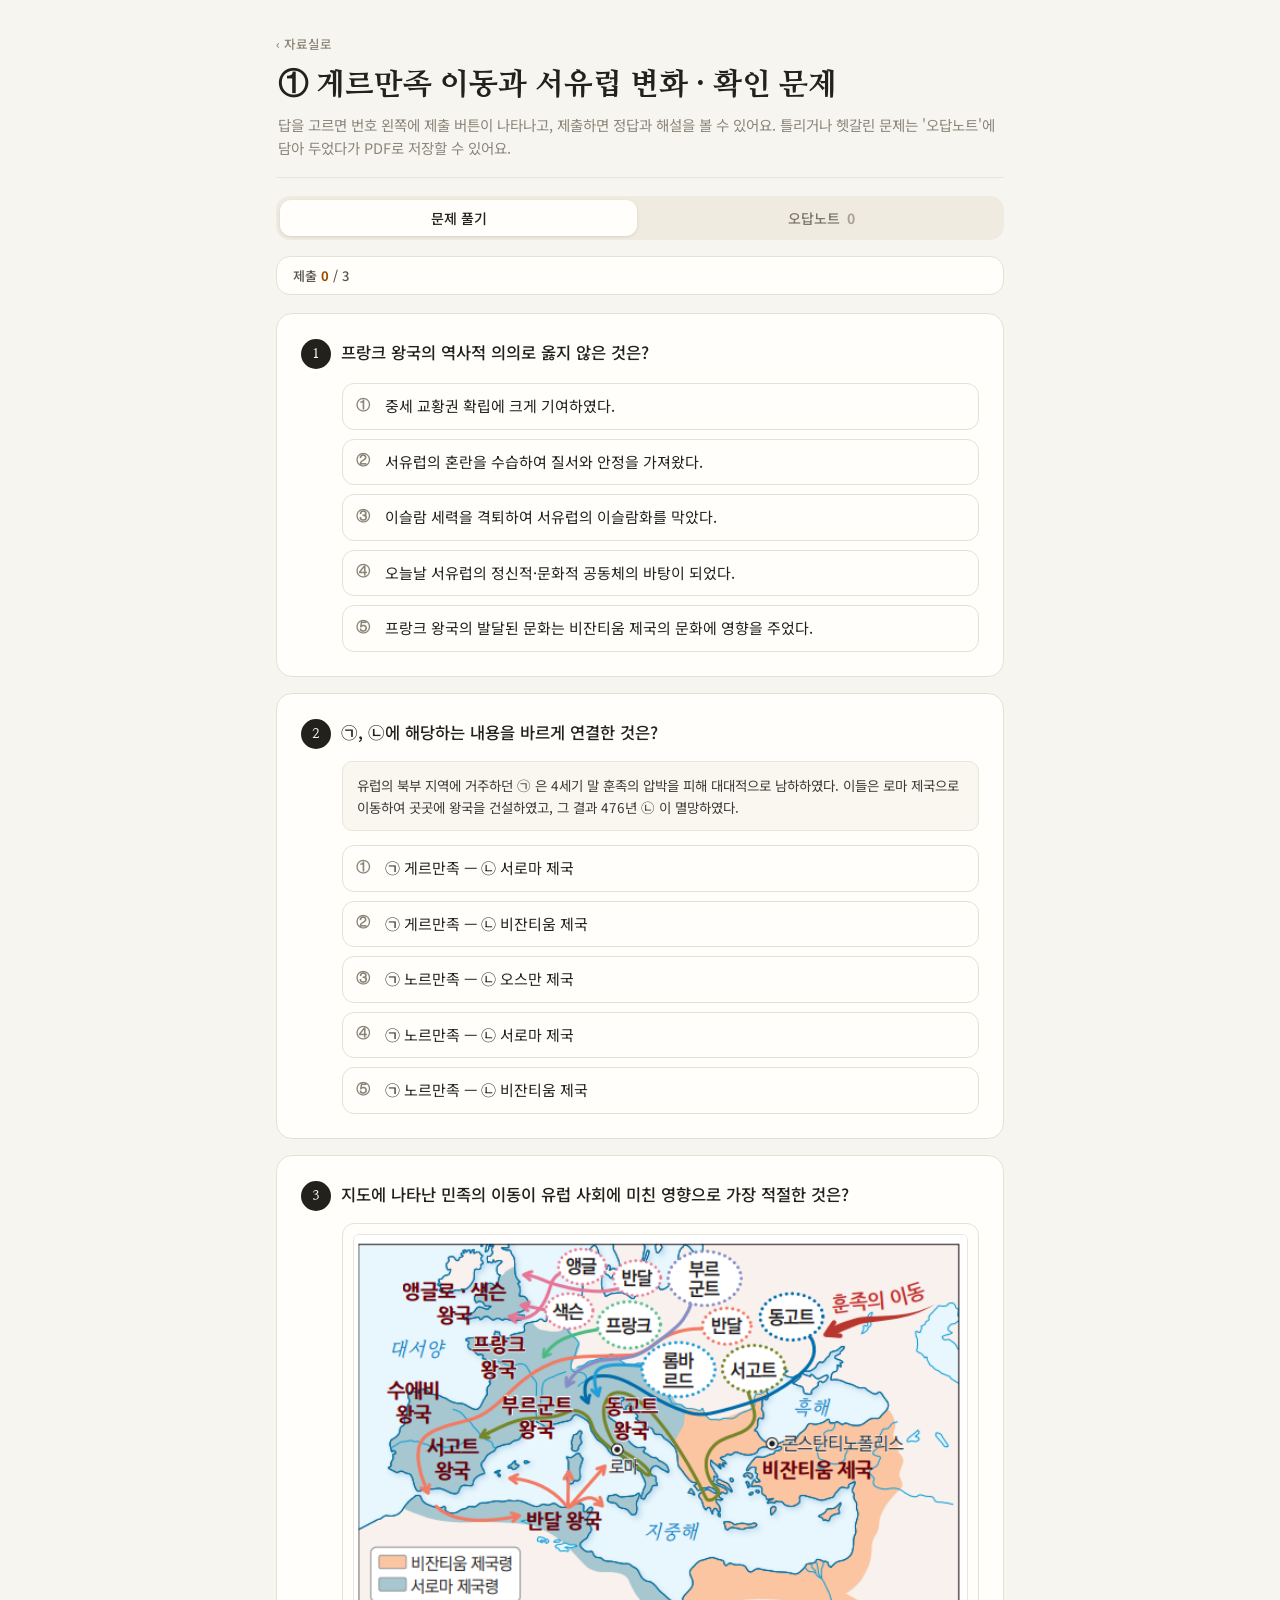
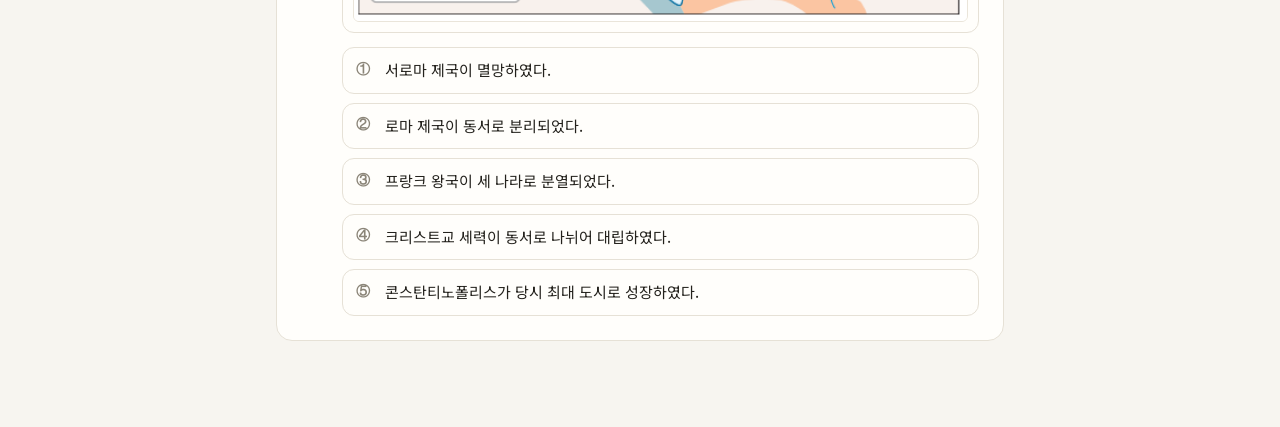
<file: quiz/02-04-01-1-quiz.html>
<!DOCTYPE html>
<html lang="ko">
<head>
<meta charset="utf-8">
<meta name="viewport" content="width=device-width,initial-scale=1,viewport-fit=cover">
<meta name="theme-color" content="#f7f5f0">
<title>게르만족 이동과 서유럽 변화 확인 문제</title>
<link rel="preconnect" href="https://fonts.gstatic.com" crossorigin>
<link href="https://fonts.googleapis.com/css2?family=Noto+Sans+KR:wght@400;500;700;800&family=Nanum+Myeongjo:wght@400;700;800&display=swap" rel="stylesheet">
<link rel="stylesheet" href="quiz.css">
</head>
<body>

<div id="퀴즈"></div>

<script src="quiz-engine.js" charset="utf-8"></script>
<script>
const 문제전체 = [
  {
    지문: "㉠, ㉡에 해당하는 내용을 바르게 연결한 것은?",
    설명박스: ["유럽의 북부 지역에 거주하던 ㉠ 은 4세기 말 훈족의 압박을 피해 대대적으로 남하하였다. 이들은 로마 제국으로 이동하여 곳곳에 왕국을 건설하였고, 그 결과 476년 ㉡ 이 멸망하였다."],
    보기: [
      "㉠ 게르만족 — ㉡ 서로마 제국",
      "㉠ 게르만족 — ㉡ 비잔티움 제국",
      "㉠ 노르만족 — ㉡ 오스만 제국",
      "㉠ 노르만족 — ㉡ 서로마 제국",
      "㉠ 노르만족 — ㉡ 비잔티움 제국"
    ],
    정답: 0,
    해설: "게르만족의 대규모 이동으로 유럽 곳곳에 게르만 왕조가 건국되었으며, 서로마 제국이 멸망하였다."
  },
  {
    지문: "프랑크 왕국의 역사적 의의로 옳지 않은 것은?",
    보기: [
      "중세 교황권 확립에 크게 기여하였다.",
      "서유럽의 혼란을 수습하여 질서와 안정을 가져왔다.",
      "이슬람 세력을 격퇴하여 서유럽의 이슬람화를 막았다.",
      "오늘날 서유럽의 정신적·문화적 공동체의 바탕이 되었다.",
      "프랑크 왕국의 발달된 문화는 비잔티움 제국의 문화에 영향을 주었다."
    ],
    정답: 4,
    해설: "비잔티움 제국은 서유럽(프랑크 왕국)과는 다른 독자적인 문화를 발전시켰다. 프랑크 왕국은 8세기 전반 왕국을 위협하는 이슬람인들을 격퇴하였으며, 로마 가톨릭 교회와 동맹을 맺었다."
  },
  {
    지문: "지도에 나타난 민족의 이동이 유럽 사회에 미친 영향으로 가장 적절한 것은?",
    지도: [{ 파일: "img/02-04-01-migration-map.png" }],
    보기: [
      "서로마 제국이 멸망하였다.",
      "로마 제국이 동서로 분리되었다.",
      "프랑크 왕국이 세 나라로 분열되었다.",
      "크리스트교 세력이 동서로 나뉘어 대립하였다.",
      "콘스탄티노폴리스가 당시 최대 도시로 성장하였다."
    ],
    정답: 0,
    해설: "유럽 북부에 살던 게르만족이 4세기 말 훈족의 압박을 받아 대규모로 이동하며 서로마 제국 곳곳에 나라를 세웠는데, 이 과정에서 서로마 제국은 게르만족에게 멸망하였다."
  }
];

퀴즈시작({
  단원: '02-04-01-1',
  단원명: '게르만족 이동과 서유럽 변화',
  제목: '① 게르만족 이동과 서유럽 변화 · 확인 문제',
  한번에: 5,
  문제전체
});
</script>
</body>
</html>
</file>
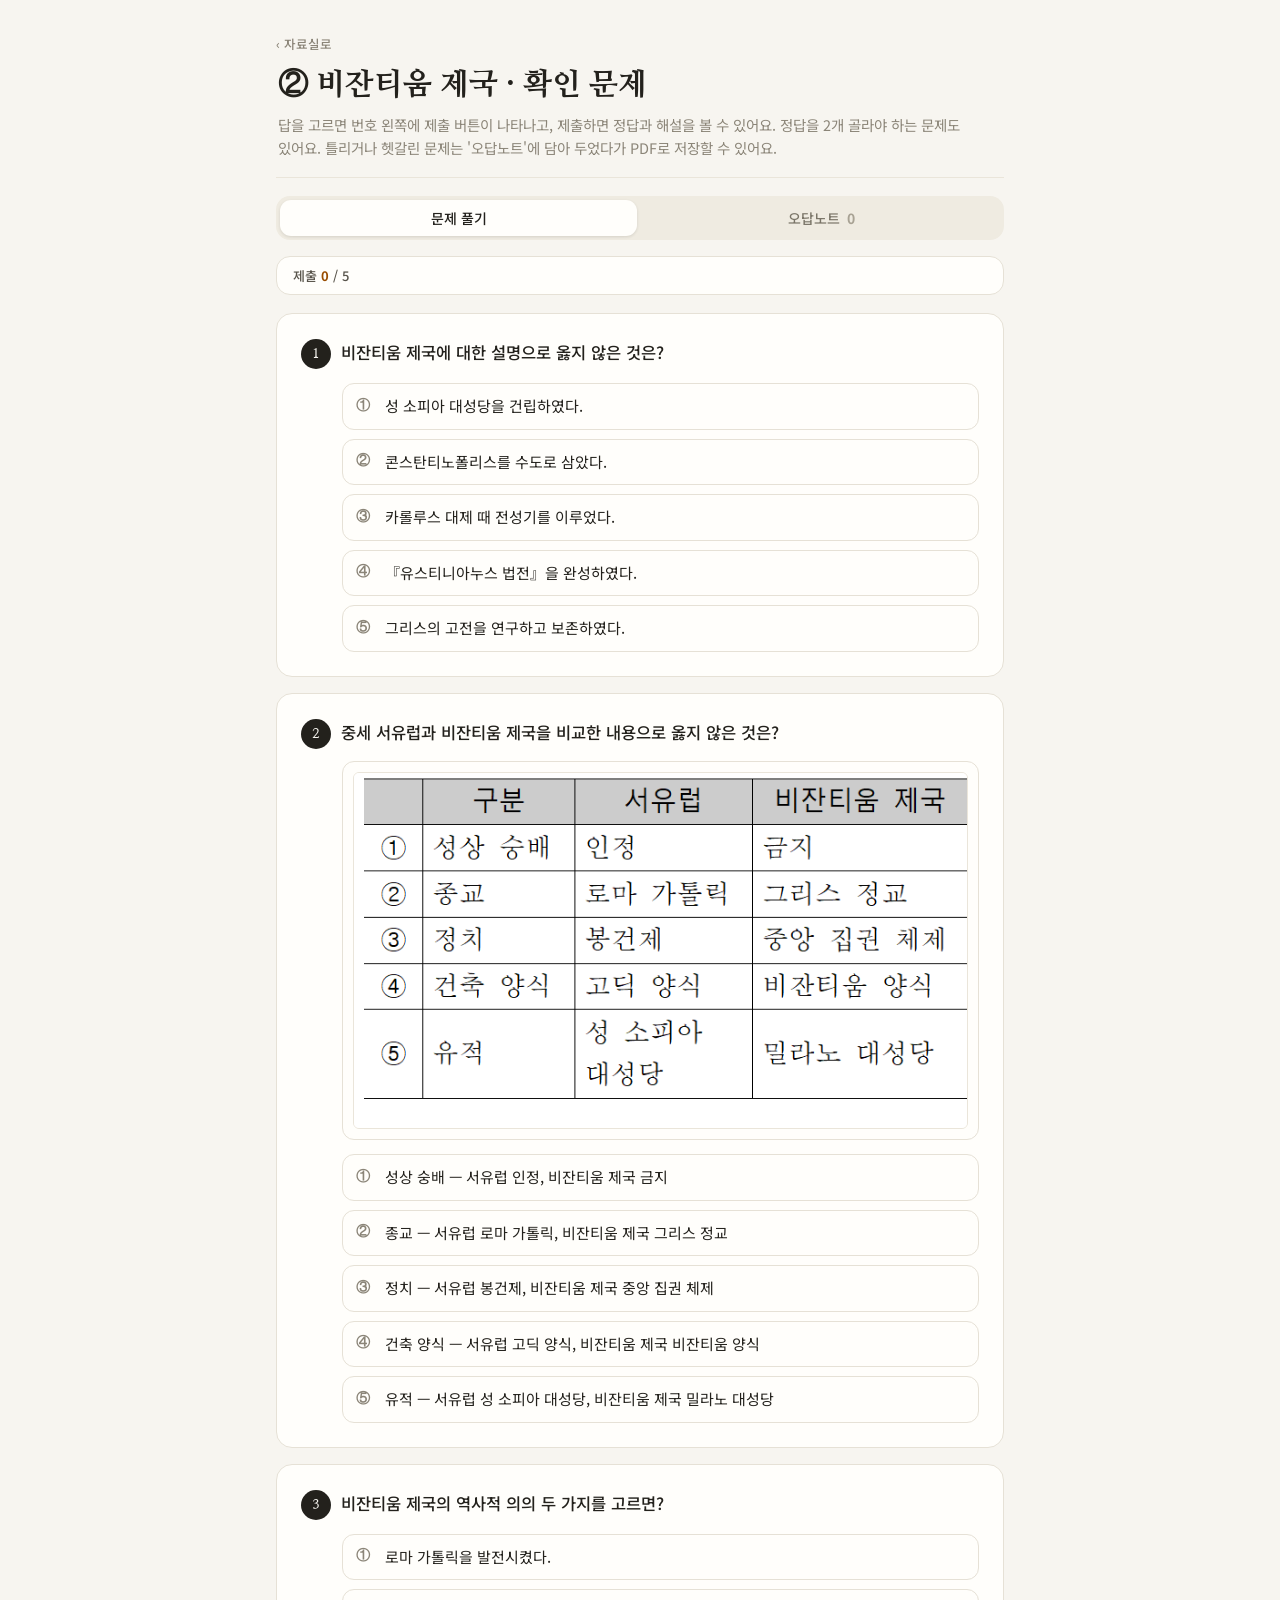
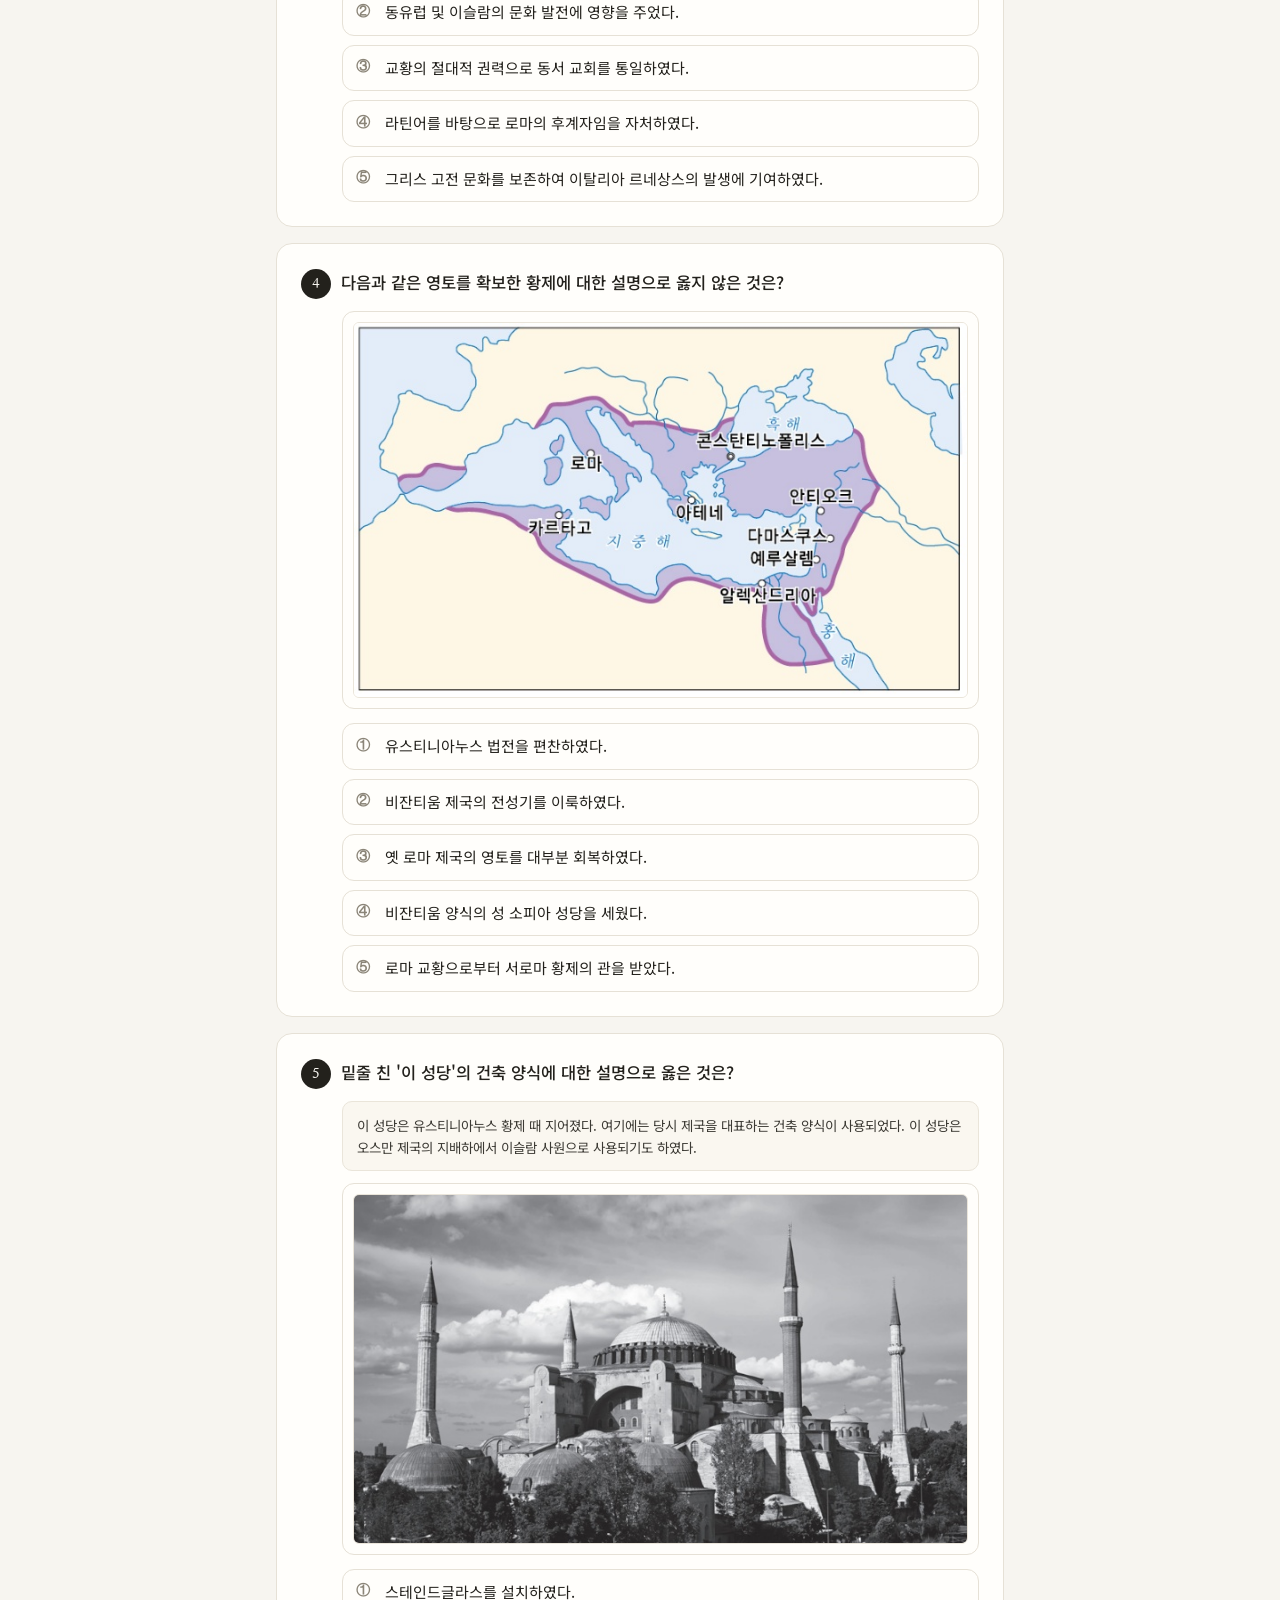
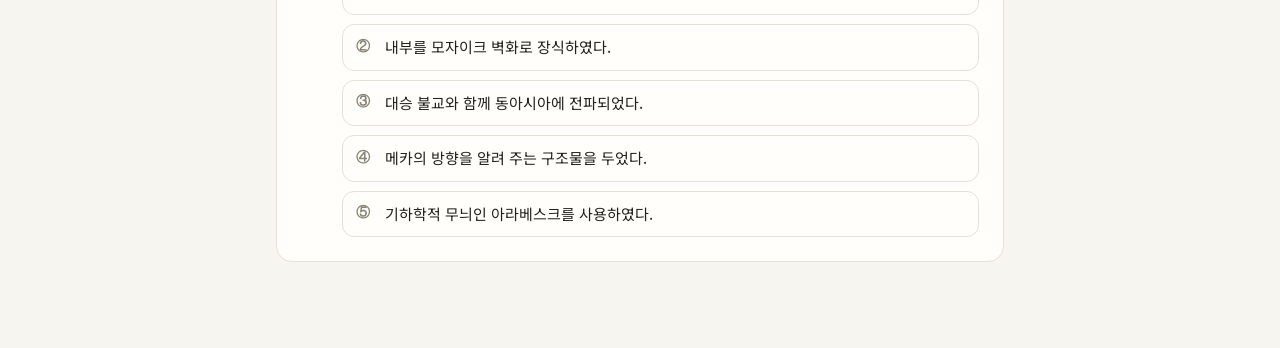
<file: quiz/02-04-01-2-quiz.html>
<!DOCTYPE html>
<html lang="ko">
<head>
<meta charset="utf-8">
<meta name="viewport" content="width=device-width,initial-scale=1,viewport-fit=cover">
<meta name="theme-color" content="#f7f5f0">
<title>비잔티움 제국 확인 문제</title>
<link rel="preconnect" href="https://fonts.gstatic.com" crossorigin>
<link href="https://fonts.googleapis.com/css2?family=Noto+Sans+KR:wght@400;500;700;800&family=Nanum+Myeongjo:wght@400;700;800&display=swap" rel="stylesheet">
<link rel="stylesheet" href="quiz.css">
</head>
<body>

<div id="퀴즈"></div>

<script src="quiz-engine.js" charset="utf-8"></script>
<script>
const 문제전체 = [
  {
    지문: "비잔티움 제국에 대한 설명으로 옳지 않은 것은?",
    보기: [
      "성 소피아 대성당을 건립하였다.",
      "콘스탄티노폴리스를 수도로 삼았다.",
      "카롤루스 대제 때 전성기를 이루었다.",
      "『유스티니아누스 법전』을 완성하였다.",
      "그리스의 고전을 연구하고 보존하였다."
    ],
    정답: 2,
    해설: "③은 프랑크 왕국에 대한 설명이다. 비잔티움 제국은 유스티니아누스 황제 때 전성기를 맞이하였다."
  },
  {
    지문: "비잔티움 제국의 역사적 의의 두 가지를 고르면?",
    보기: [
      "로마 가톨릭을 발전시켰다.",
      "동유럽 및 이슬람의 문화 발전에 영향을 주었다.",
      "교황의 절대적 권력으로 동서 교회를 통일하였다.",
      "라틴어를 바탕으로 로마의 후계자임을 자처하였다.",
      "그리스 고전 문화를 보존하여 이탈리아 르네상스의 발생에 기여하였다."
    ],
    정답: [1, 4],
    해설: "비잔티움 제국은 그리스 문화를 보존하였고, 동유럽 문화권 형성에 영향을 주었다."
  },
  {
    지문: "다음과 같은 영토를 확보한 황제에 대한 설명으로 옳지 않은 것은?",
    지도: [{ 파일: "img/02-04-01-justinian-map.jpg" }],
    보기: [
      "유스티니아누스 법전을 편찬하였다.",
      "비잔티움 제국의 전성기를 이룩하였다.",
      "옛 로마 제국의 영토를 대부분 회복하였다.",
      "비잔티움 양식의 성 소피아 성당을 세웠다.",
      "로마 교황으로부터 서로마 황제의 관을 받았다."
    ],
    정답: 4,
    해설: "제시된 자료는 유스티니아누스 황제가 확보한 비잔티움 제국의 최대 영토를 나타낸 지도이다. ⑤ 프랑크 왕국의 카롤루스 대제에 대한 설명이다."
  },
  {
    지문: "중세 서유럽과 비잔티움 제국을 비교한 내용으로 옳지 않은 것은?",
    지도: [{ 파일: "img/02-04-01-compare-table.png" }],
    보기: [
      "성상 숭배 — 서유럽 인정, 비잔티움 제국 금지",
      "종교 — 서유럽 로마 가톨릭, 비잔티움 제국 그리스 정교",
      "정치 — 서유럽 봉건제, 비잔티움 제국 중앙 집권 체제",
      "건축 양식 — 서유럽 고딕 양식, 비잔티움 제국 비잔티움 양식",
      "유적 — 서유럽 성 소피아 대성당, 비잔티움 제국 밀라노 대성당"
    ],
    정답: 4,
    해설: "⑤ 밀라노 대성당은 중세 서유럽에서 발달한 고딕 양식의 대표적인 건축물이고, 성 소피아 대성당은 비잔티움 제국에서 발달한 비잔티움 양식의 대표적인 건축물이다."
  },
  {
    지문: "밑줄 친 '이 성당'의 건축 양식에 대한 설명으로 옳은 것은?",
    설명박스: ["이 성당은 유스티니아누스 황제 때 지어졌다. 여기에는 당시 제국을 대표하는 건축 양식이 사용되었다. 이 성당은 오스만 제국의 지배하에서 이슬람 사원으로 사용되기도 하였다."],
    지도: [{ 파일: "img/02-04-01-hagia-sophia.jpg" }],
    보기: [
      "스테인드글라스를 설치하였다.",
      "내부를 모자이크 벽화로 장식하였다.",
      "대승 불교와 함께 동아시아에 전파되었다.",
      "메카의 방향을 알려 주는 구조물을 두었다.",
      "기하학적 무늬인 아라베스크를 사용하였다."
    ],
    정답: 1,
    해설: "밑줄 친 '이 성당'은 비잔티움 양식으로 지어진 성 소피아 대성당이다. 비잔티움 양식은 거대한 돔과 내부의 화려한 모자이크 벽화를 특징으로 한다. ① 중세 서유럽의 고딕 양식에 대한 설명이다. ③ 인도의 간다라 양식에 대한 설명이다. ④, ⑤ 이슬람 문화권의 모스크와 관련된 내용이다."
  }
];

퀴즈시작({
  단원: '02-04-01-2',
  단원명: '비잔티움 제국',
  제목: '② 비잔티움 제국 · 확인 문제',
  한번에: 5,
  문제전체
});
</script>
</body>
</html>
</file>
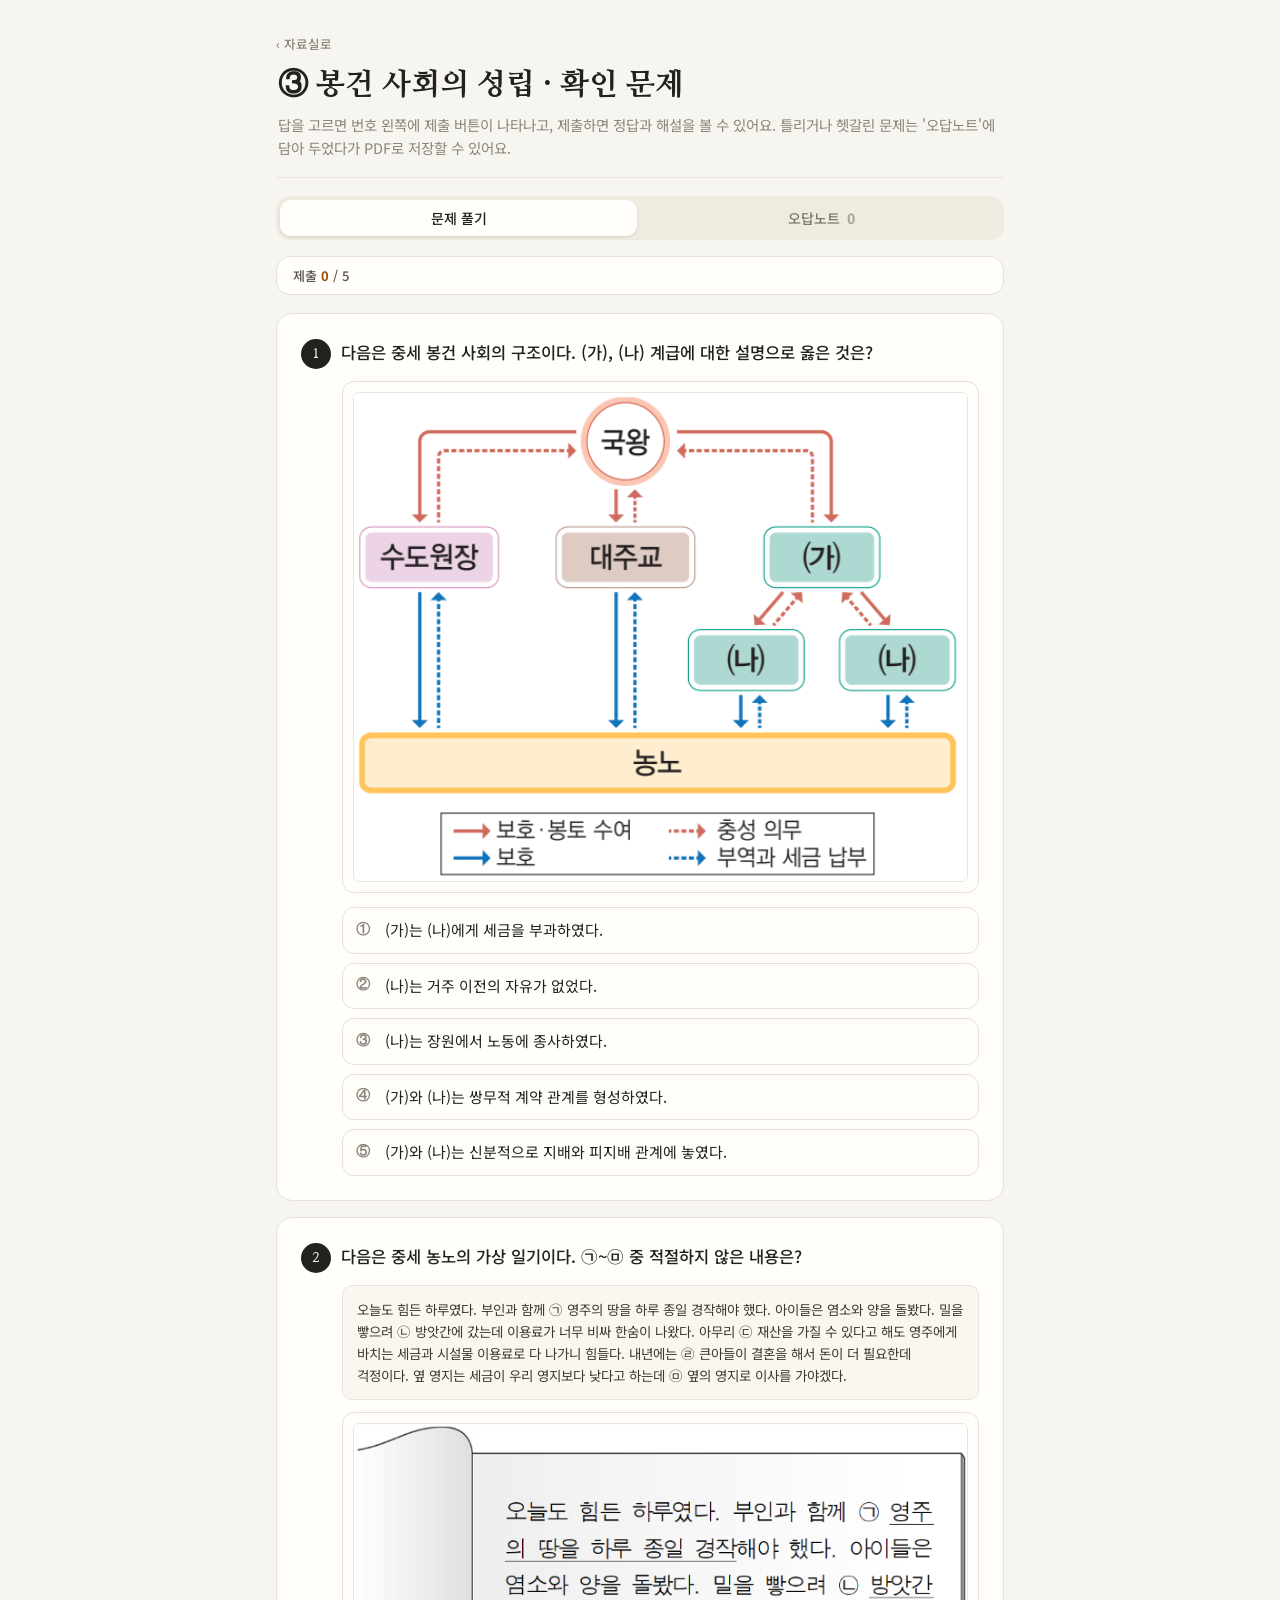
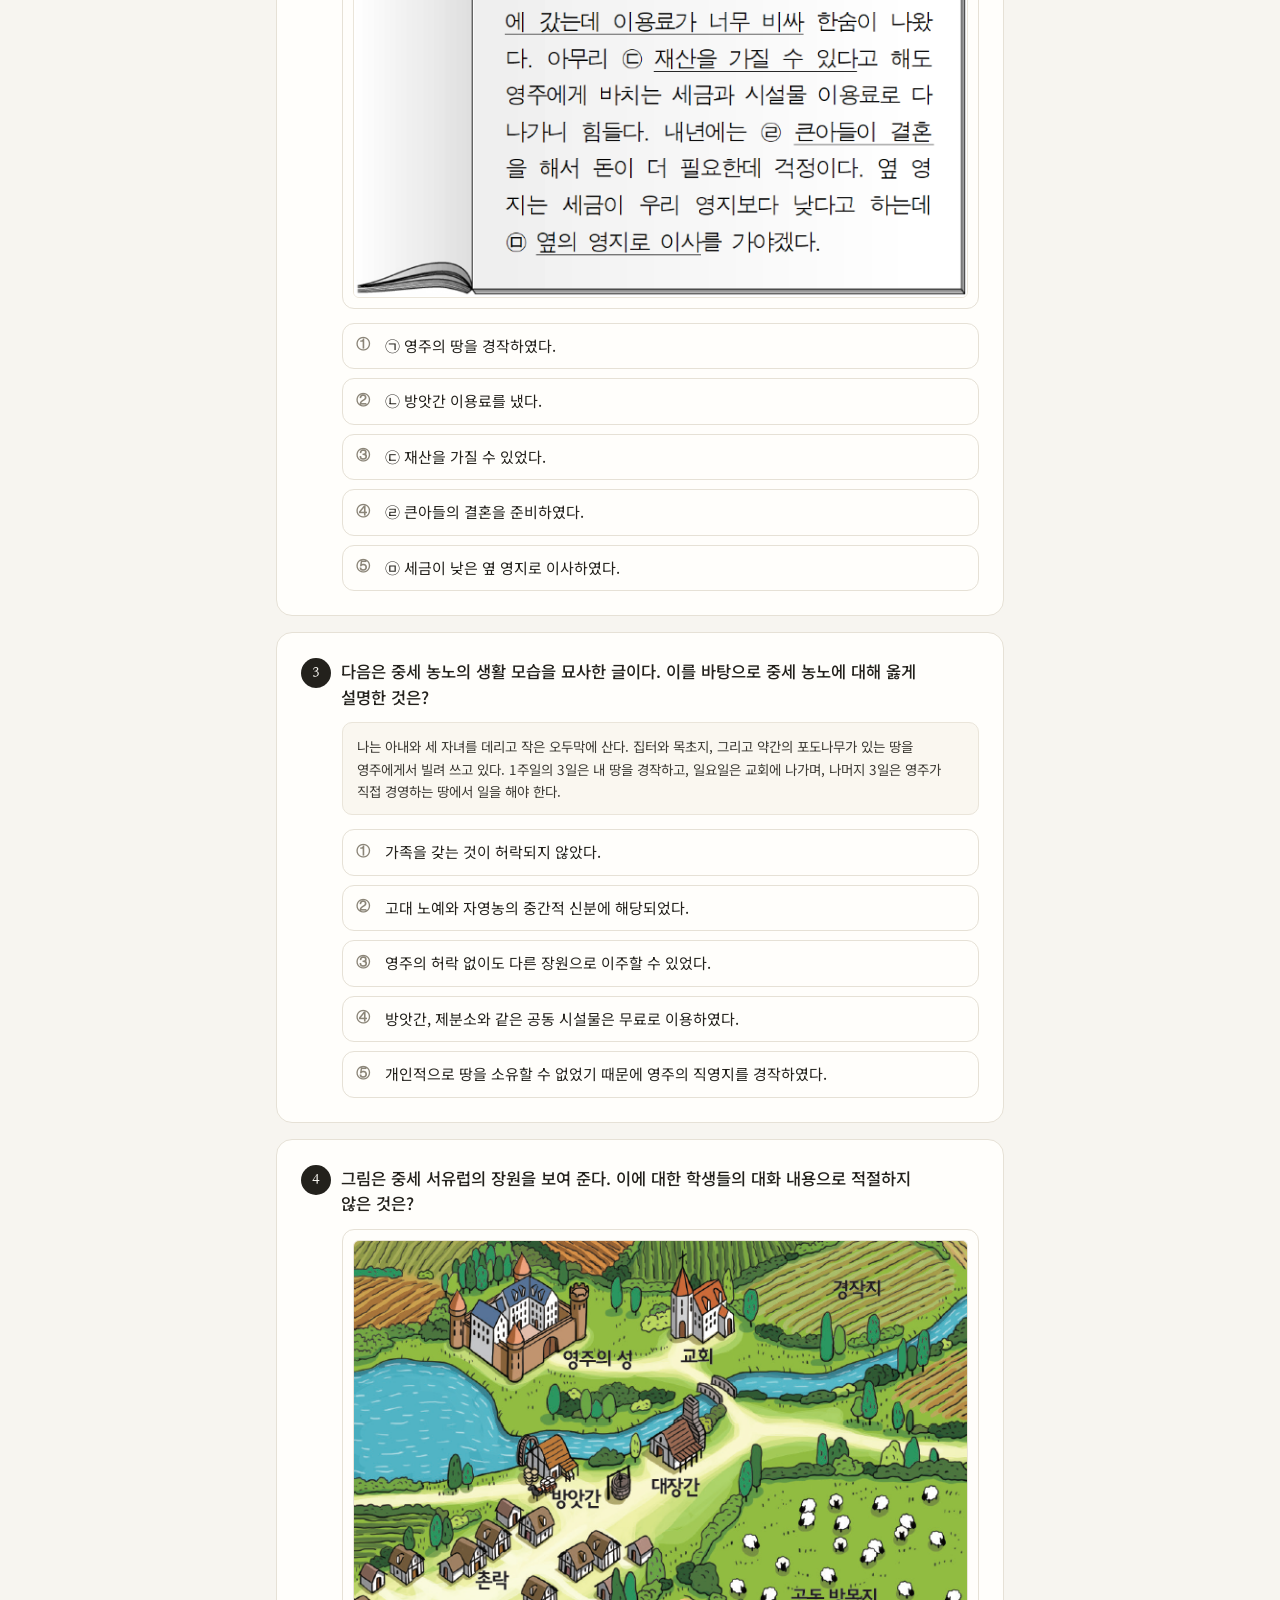
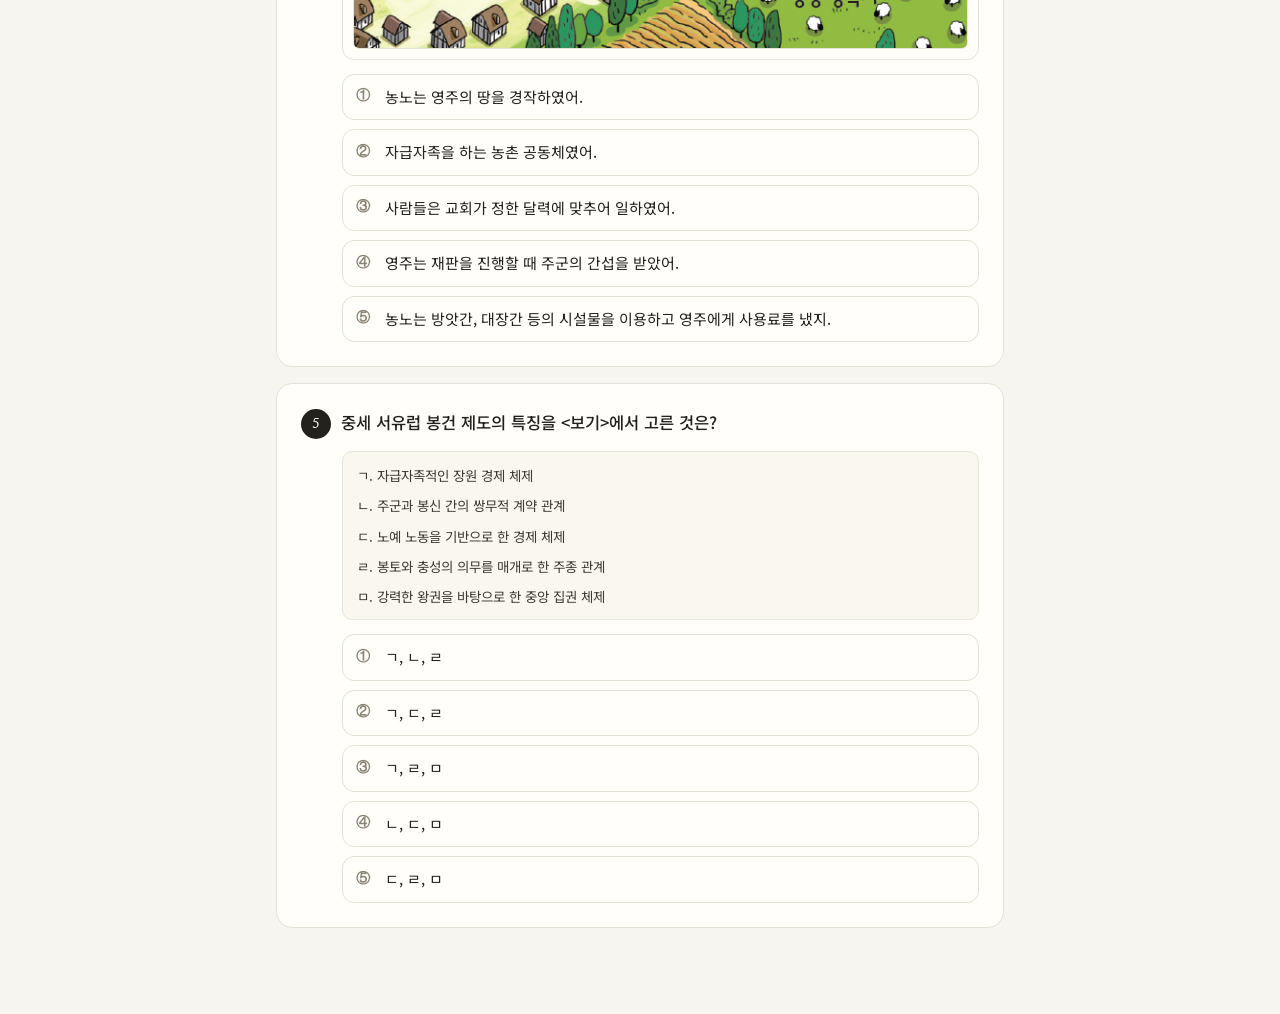
<file: quiz/02-04-01-3-quiz.html>
<!DOCTYPE html>
<html lang="ko">
<head>
<meta charset="utf-8">
<meta name="viewport" content="width=device-width,initial-scale=1,viewport-fit=cover">
<meta name="theme-color" content="#f7f5f0">
<title>봉건 사회의 성립 확인 문제</title>
<link rel="preconnect" href="https://fonts.gstatic.com" crossorigin>
<link href="https://fonts.googleapis.com/css2?family=Noto+Sans+KR:wght@400;500;700;800&family=Nanum+Myeongjo:wght@400;700;800&display=swap" rel="stylesheet">
<link rel="stylesheet" href="quiz.css">
</head>
<body>

<div id="퀴즈"></div>

<script src="quiz-engine.js" charset="utf-8"></script>
<script>
const 문제전체 = [
  {
    지문: "다음은 중세 농노의 가상 일기이다. ㉠~㉤ 중 적절하지 않은 내용은?",
    설명박스: ["오늘도 힘든 하루였다. 부인과 함께 ㉠ 영주의 땅을 하루 종일 경작해야 했다. 아이들은 염소와 양을 돌봤다. 밀을 빻으려 ㉡ 방앗간에 갔는데 이용료가 너무 비싸 한숨이 나왔다. 아무리 ㉢ 재산을 가질 수 있다고 해도 영주에게 바치는 세금과 시설물 이용료로 다 나가니 힘들다. 내년에는 ㉣ 큰아들이 결혼을 해서 돈이 더 필요한데 걱정이다. 옆 영지는 세금이 우리 영지보다 낮다고 하는데 ㉤ 옆의 영지로 이사를 가야겠다."],
    지도: [{ 파일: "img/02-04-01-serf-diary.png" }],
    보기: [
      "㉠ 영주의 땅을 경작하였다.",
      "㉡ 방앗간 이용료를 냈다.",
      "㉢ 재산을 가질 수 있었다.",
      "㉣ 큰아들의 결혼을 준비하였다.",
      "㉤ 세금이 낮은 옆 영지로 이사하였다."
    ],
    정답: 4,
    해설: "중세 서유럽 장원의 농민은 대부분 농노였다. 농노는 영주에게 시설물에 대한 사용료를 비롯한 각종 세금을 바쳐야 했고, 영주의 땅을 경작해야 했다. 다만 노예와 달리 결혼하여 가정을 꾸릴 수 있었고, 집과 토지 등 약간의 재산을 소유할 수 있었다. ㉤ 농노는 영주에게 예속되어 마음대로 이사할 수 없었다."
  },
  {
    지문: "그림은 중세 서유럽의 장원을 보여 준다. 이에 대한 학생들의 대화 내용으로 적절하지 않은 것은?",
    지도: [{ 파일: "img/02-04-01-manor.png" }],
    보기: [
      "농노는 영주의 땅을 경작하였어.",
      "자급자족을 하는 농촌 공동체였어.",
      "사람들은 교회가 정한 달력에 맞추어 일하였어.",
      "영주는 재판을 진행할 때 주군의 간섭을 받았어.",
      "농노는 방앗간, 대장간 등의 시설물을 이용하고 영주에게 사용료를 냈지."
    ],
    정답: 3,
    해설: "중세 서유럽의 장원은 자급자족의 농촌 공동체였다. 농노들은 영주의 땅을 경작해야 했으며, 방앗간, 대장간 등의 시설물을 사용하고 영주에게 이에 대한 사용료를 지불하였다. 한편, 이 시기 사람들은 교회에서 정한 달력에 맞추어 일하였다. ④ 영주는 주군의 간섭 없이 장원을 다스리며 재판을 하였다."
  },
  {
    지문: "다음은 중세 농노의 생활 모습을 묘사한 글이다. 이를 바탕으로 중세 농노에 대해 옳게 설명한 것은?",
    설명박스: ["나는 아내와 세 자녀를 데리고 작은 오두막에 산다. 집터와 목초지, 그리고 약간의 포도나무가 있는 땅을 영주에게서 빌려 쓰고 있다. 1주일의 3일은 내 땅을 경작하고, 일요일은 교회에 나가며, 나머지 3일은 영주가 직접 경영하는 땅에서 일을 해야 한다."],
    보기: [
      "가족을 갖는 것이 허락되지 않았다.",
      "고대 노예와 자영농의 중간적 신분에 해당되었다.",
      "영주의 허락 없이도 다른 장원으로 이주할 수 있었다.",
      "방앗간, 제분소와 같은 공동 시설물은 무료로 이용하였다.",
      "개인적으로 땅을 소유할 수 없었기 때문에 영주의 직영지를 경작하였다."
    ],
    정답: 1,
    해설: "중세의 농노는 고대 노예와 달리 자신의 집과 토지를 소유할 수 있었으나, 거주 이전의 자유나 직업 선택의 자유는 없었다. 또한 영주의 보호 아래 생명을 유지하고 그의 집을 빌려서 생활하였기 때문에 영주에게 예속되어 각종 의무를 이행해야 했다."
  },
  {
    지문: "중세 서유럽 봉건 제도의 특징을 <보기>에서 고른 것은?",
    설명박스: [
      "ㄱ. 자급자족적인 장원 경제 체제",
      "ㄴ. 주군과 봉신 간의 쌍무적 계약 관계",
      "ㄷ. 노예 노동을 기반으로 한 경제 체제",
      "ㄹ. 봉토와 충성의 의무를 매개로 한 주종 관계",
      "ㅁ. 강력한 왕권을 바탕으로 한 중앙 집권 체제"
    ],
    보기: ["ㄱ, ㄴ, ㄹ", "ㄱ, ㄷ, ㄹ", "ㄱ, ㄹ, ㅁ", "ㄴ, ㄷ, ㅁ", "ㄷ, ㄹ, ㅁ"],
    정답: 0,
    해설: "중세 사회는 정치적으로는 지방 분권, 군사적으로는 주종 관계(쌍무적 계약 관계), 경제적으로는 자급자족의 장원 경제, 종교적으로 크리스트교적인 통일 세계이다."
  },
  {
    지문: "다음은 중세 봉건 사회의 구조이다. (가), (나) 계급에 대한 설명으로 옳은 것은?",
    지도: [{ 파일: "img/02-04-01-feudal-diagram.png" }],
    보기: [
      "(가)는 (나)에게 세금을 부과하였다.",
      "(나)는 거주 이전의 자유가 없었다.",
      "(나)는 장원에서 노동에 종사하였다.",
      "(가)와 (나)는 쌍무적 계약 관계를 형성하였다.",
      "(가)와 (나)는 신분적으로 지배와 피지배 관계에 놓였다."
    ],
    정답: 3,
    해설: "(가)는 제후(주군), (나)는 기사(봉신)이다. 기사들은 자신보다 세력이 강한 기사를 주군으로 삼았고, 주군은 충성과 봉사를 서약한 기사에게 토지(봉토)를 주어 봉신으로 삼았다. 이러한 주종 관계는 어느 한쪽이 의무를 다하지 않으면 언제든지 파기될 수 있는 쌍무적 계약 관계였다. ① 세금을 납부한 계층은 농노였다. ②, ③ 농노에 대한 설명이다. ⑤ 영주와 농노의 관계에 대한 설명이다."
  }
];

퀴즈시작({
  단원: '02-04-01-3',
  단원명: '봉건 사회의 성립',
  제목: '③ 봉건 사회의 성립 · 확인 문제',
  한번에: 5,
  문제전체
});
</script>
</body>
</html>
</file>
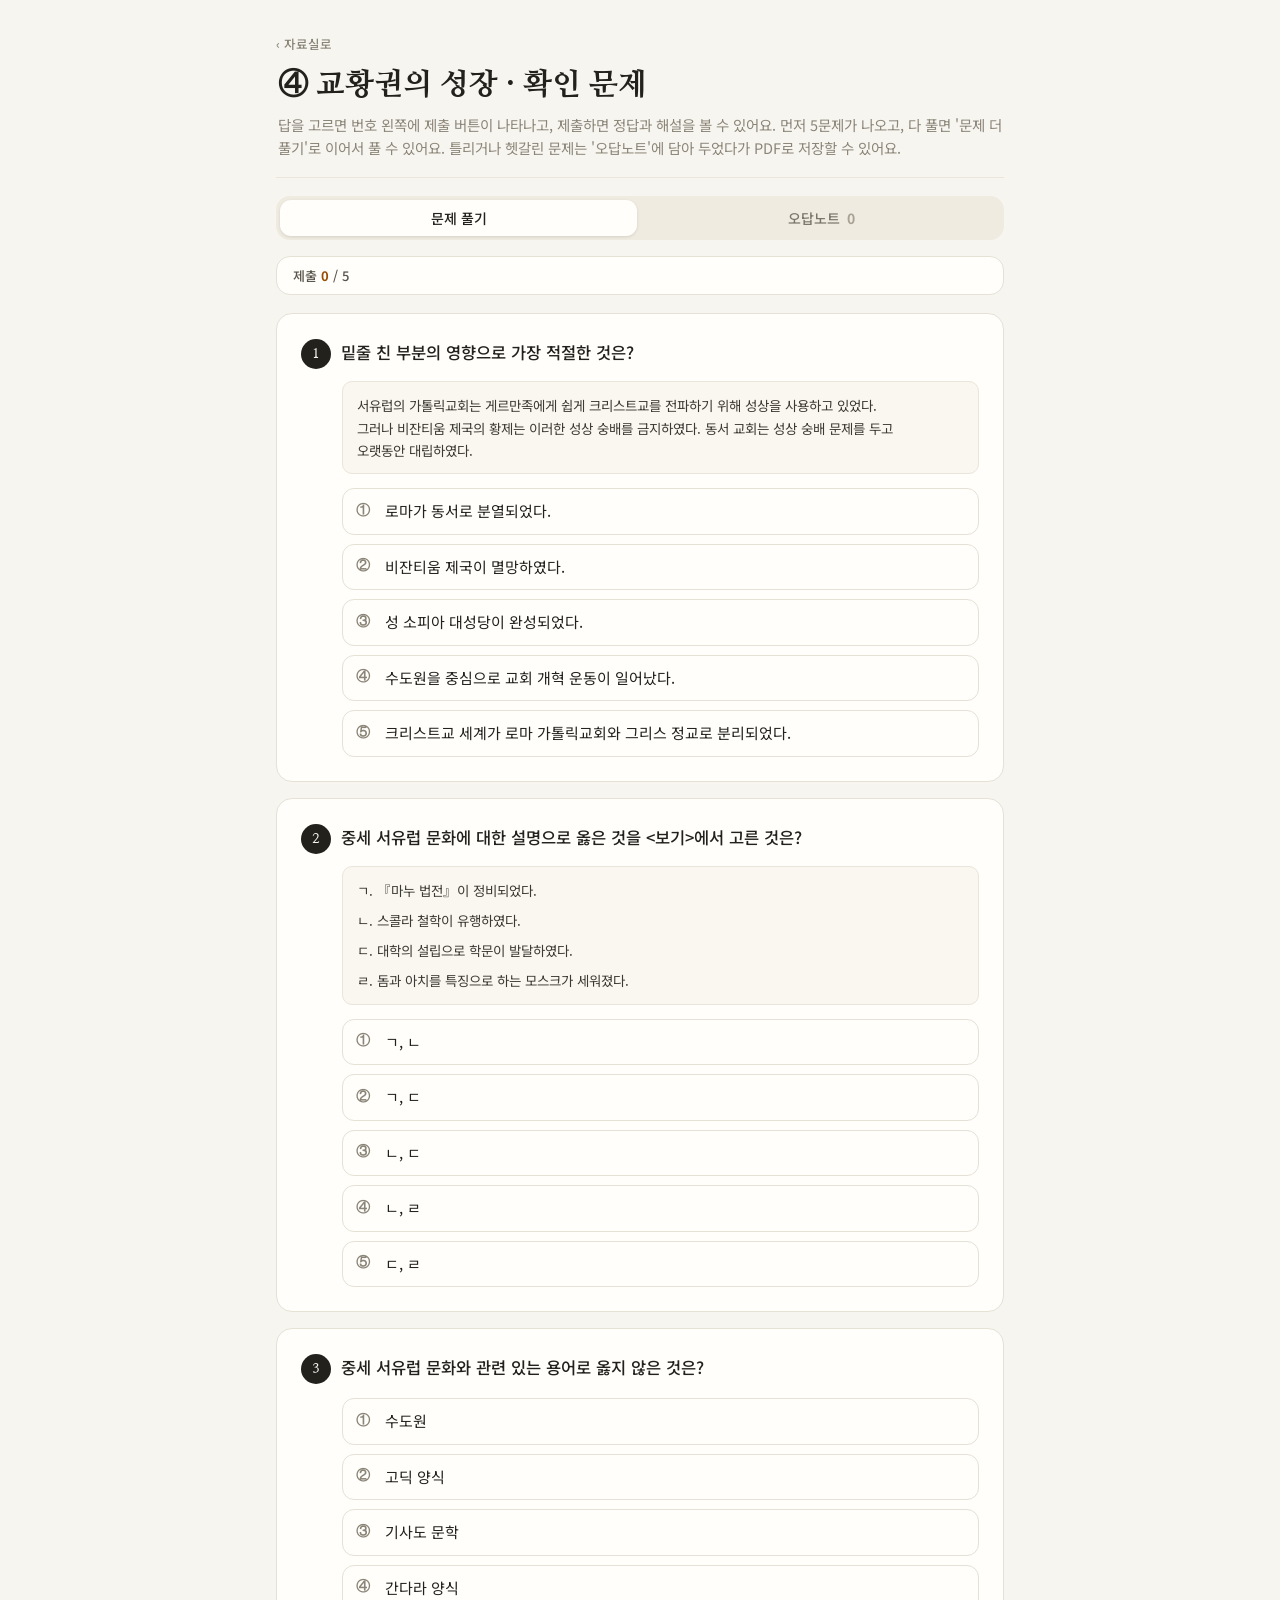
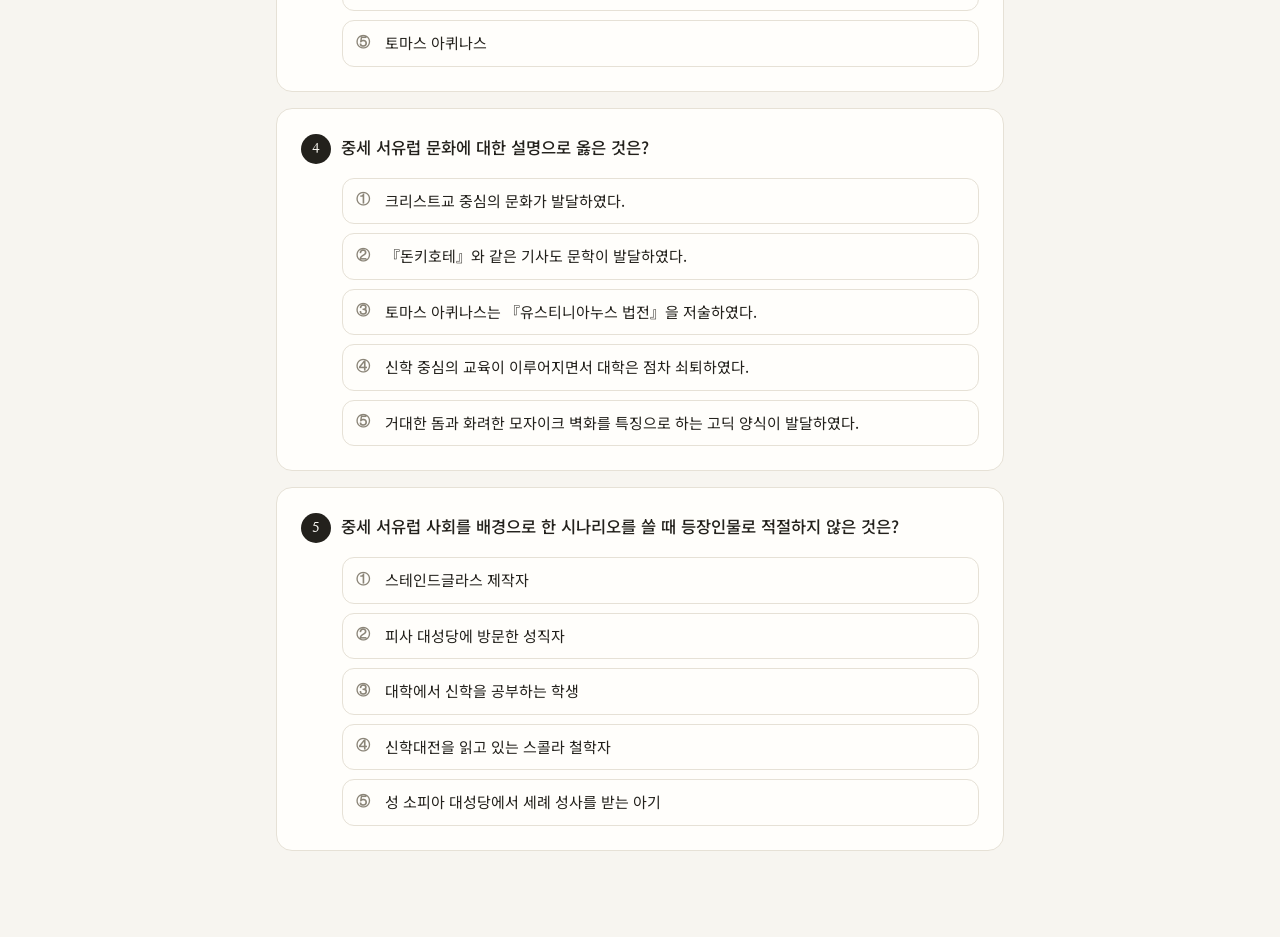
<file: quiz/02-04-01-4-quiz.html>
<!DOCTYPE html>
<html lang="ko">
<head>
<meta charset="utf-8">
<meta name="viewport" content="width=device-width,initial-scale=1,viewport-fit=cover">
<meta name="theme-color" content="#f7f5f0">
<title>교황권의 성장 확인 문제</title>
<link rel="preconnect" href="https://fonts.gstatic.com" crossorigin>
<link href="https://fonts.googleapis.com/css2?family=Noto+Sans+KR:wght@400;500;700;800&family=Nanum+Myeongjo:wght@400;700;800&display=swap" rel="stylesheet">
<link rel="stylesheet" href="quiz.css">
</head>
<body>

<div id="퀴즈"></div>

<script src="quiz-engine.js" charset="utf-8"></script>
<script>
const 문제전체 = [
  {
    지문: "중세 서유럽 사회를 배경으로 한 시나리오를 쓸 때 등장인물로 적절하지 않은 것은?",
    보기: [
      "스테인드글라스 제작자",
      "피사 대성당에 방문한 성직자",
      "대학에서 신학을 공부하는 학생",
      "신학대전을 읽고 있는 스콜라 철학자",
      "성 소피아 대성당에서 세례 성사를 받는 아기"
    ],
    정답: 4,
    해설: "중세 서유럽 사회에서는 피사 대성당으로 대표되는 로마네스크 양식과 샤르트르 대성당으로 대표되는 고딕 양식이 유행하였다. 그중 고딕 양식은 뾰족한 탑과 스테인드글라스를 특징으로 한다. 학문의 중심은 신학이었으며, 토마스 아퀴나스가 『신학대전』으로 집대성한 스콜라 철학이 유행하였다. 12세기부터는 유럽 각지에서 대학이 설립되었다. 중세 서유럽 사회에서는 크리스트교가 사람들의 일상생활에 많은 영향을 주었는데 사람들은 일요일마다 교회의 예배에 참석하였으며, 교회에서 세례, 결혼 등의 일곱 가지 성사를 받았다. ⑤ 성 소피아 대성당은 비잔티움 제국의 건축물이다. 이 외에 『롤랑의 노래』 등의 기사도 문학이 유행하였다."
  },
  {
    지문: "사진의 건축물에 대한 설명으로 옳은 것은?",
    지도: [{ 파일: "img/02-04-01-chartres.png" }],
    보기: [
      "벽 위에 거대한 돔을 올렸다.",
      "내부에 모자이크 벽화를 두었다.",
      "벽면을 아라베스크로 장식하였다.",
      "비잔티움 양식을 대표하는 건축물이다.",
      "뾰족한 탑과 스테인드글라스가 특징이다."
    ],
    정답: 4,
    해설: "제시된 사진은 샤르트르 대성당이다. 샤르트르 대성당은 고딕 양식을 대표하는 건축물로 뾰족한 탑과 스테인드글라스가 특징이다. ①, ② 비잔티움 양식의 건축물, ③ 모스크와 관련이 있다. ④ 성 소피아 대성당 등에 대한 설명이다."
  },
  {
    지문: "다음을 보고 중세 서유럽 문화의 특징을 설명한 것으로 옳은 것은?",
    설명박스: ["• 토마스 아퀴나스", "• 고딕 양식의 건축물", '• "철학은 신학의 시녀이다."'],
    보기: [
      "봉건제 중심의 문화",
      "그리스적 전통의 계승",
      "크리스트교 중심의 문화",
      "이슬람 문화의 강한 영향",
      "기하학 등 자연 과학의 발달"
    ],
    정답: 2,
    해설: "중세 유럽 최고의 학문은 신학이었고, 중세 유럽의 대표적인 건축 양식은 고딕 양식이었다."
  },
  {
    지문: "중세 서유럽 문화와 관련 있는 용어로 옳지 않은 것은?",
    보기: ["수도원", "고딕 양식", "기사도 문학", "간다라 양식", "토마스 아퀴나스"],
    정답: 3,
    해설: "간다라 양식은 그리스 문화가 인도에 전해져 성립한 불교 미술 양식으로, 알렉산드로스 대왕의 동방 원정 결과 성립되었다."
  },
  {
    지문: "중세 서유럽 문화에 대한 설명으로 옳은 것은?",
    보기: [
      "크리스트교 중심의 문화가 발달하였다.",
      "『돈키호테』와 같은 기사도 문학이 발달하였다.",
      "토마스 아퀴나스는 『유스티니아누스 법전』을 저술하였다.",
      "신학 중심의 교육이 이루어지면서 대학은 점차 쇠퇴하였다.",
      "거대한 돔과 화려한 모자이크 벽화를 특징으로 하는 고딕 양식이 발달하였다."
    ],
    정답: 0,
    해설: "중세 학문과 예술의 중심은 크리스트교였다. ② 『아서왕 이야기』, 『롤랑의 노래』 등이 기사도 문학에 속한다. ③ 토마스 아퀴나스는 『신학대전』을 통해 스콜라 철학을 집대성하였다. ④ 대학이 발달하여 학문의 중심이 되었다. ⑤ 뾰족한 첨탑과 스테인드글라스를 특징으로 하는 고딕 양식이 발달하였다."
  },
  {
    지문: "중세 서유럽 문화에 대한 설명으로 옳은 것을 <보기>에서 고른 것은?",
    설명박스: [
      "ㄱ. 『마누 법전』이 정비되었다.",
      "ㄴ. 스콜라 철학이 유행하였다.",
      "ㄷ. 대학의 설립으로 학문이 발달하였다.",
      "ㄹ. 돔과 아치를 특징으로 하는 모스크가 세워졌다."
    ],
    보기: ["ㄱ, ㄴ", "ㄱ, ㄷ", "ㄴ, ㄷ", "ㄴ, ㄹ", "ㄷ, ㄹ"],
    정답: 2,
    해설: "중세 서유럽에서는 신앙과 이성의 조화를 강조하는 스콜라 철학이 발전하였다. 또한 대학이 설립되어 교회, 영주의 간섭 없이 학문이 연구되어 중세의 학문과 문화 발달에 기여하였다. ㄱ. 『마누 법전』은 굽타 왕조 시대에 정비되었다. ㄹ은 이슬람 문화권과 관련이 있다."
  },
  {
    지문: "밑줄 친 부분의 영향으로 가장 적절한 것은?",
    설명박스: ["서유럽의 가톨릭교회는 게르만족에게 쉽게 크리스트교를 전파하기 위해 성상을 사용하고 있었다. 그러나 비잔티움 제국의 황제는 이러한 성상 숭배를 금지하였다. 동서 교회는 성상 숭배 문제를 두고 오랫동안 대립하였다."],
    보기: [
      "로마가 동서로 분열되었다.",
      "비잔티움 제국이 멸망하였다.",
      "성 소피아 대성당이 완성되었다.",
      "수도원을 중심으로 교회 개혁 운동이 일어났다.",
      "크리스트교 세계가 로마 가톨릭교회와 그리스 정교로 분리되었다."
    ],
    정답: 4,
    해설: "비잔티움 제국의 황제인 레오 3세는 726년 성상 숭배 금지령을 내렸으나 로마 교회가 이를 거부하였다. 동서 교회는 성상 숭배 문제를 두고 오랫동안 논쟁을 벌이다가 11세기에 이르러 로마 가톨릭교회와 그리스 정교로 분리되었다. ① 4세기, ② 15세기, ③ 6세기, ④ 10세기의 일로 밑줄 친 부분의 영향으로 적절하지 않다."
  }
];

퀴즈시작({
  단원: '02-04-01-4',
  단원명: '교황권의 성장',
  제목: '④ 교황권의 성장 · 확인 문제',
  한번에: 5,
  문제전체
});
</script>
</body>
</html>
</file>
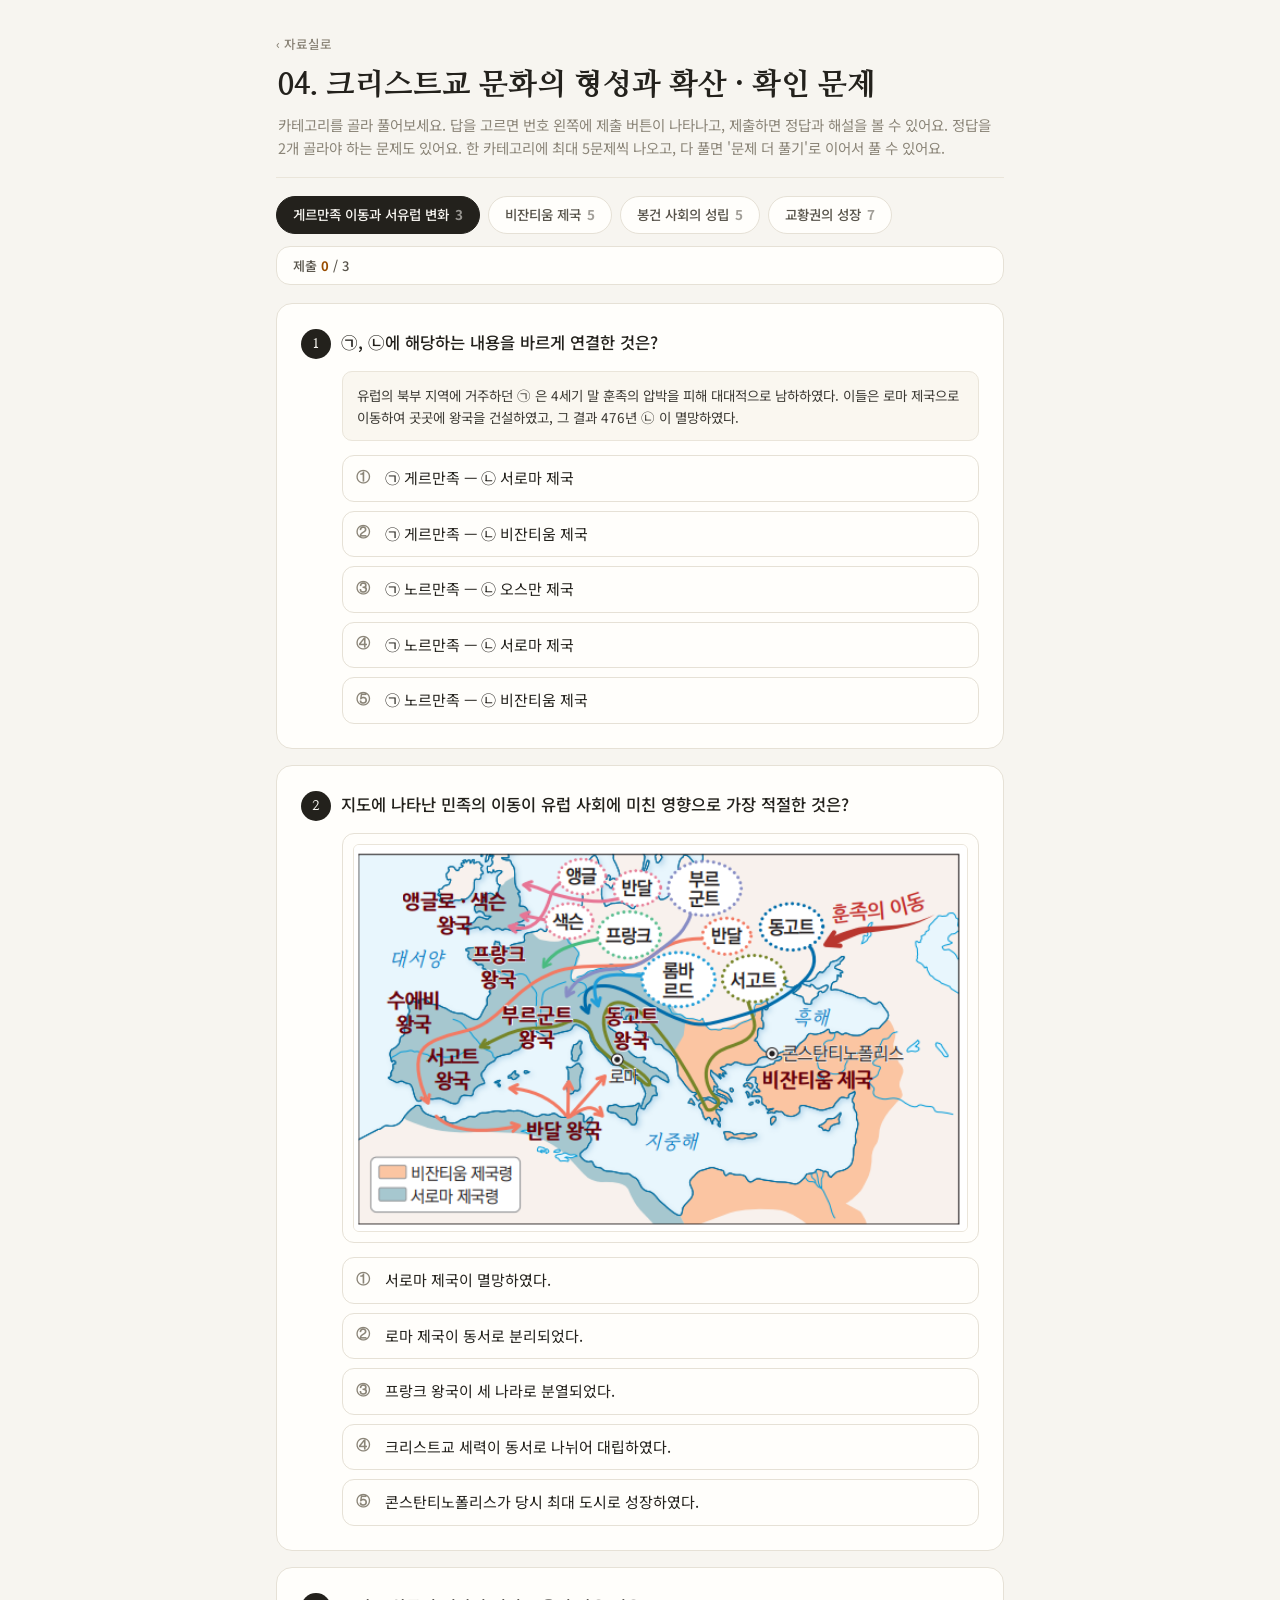
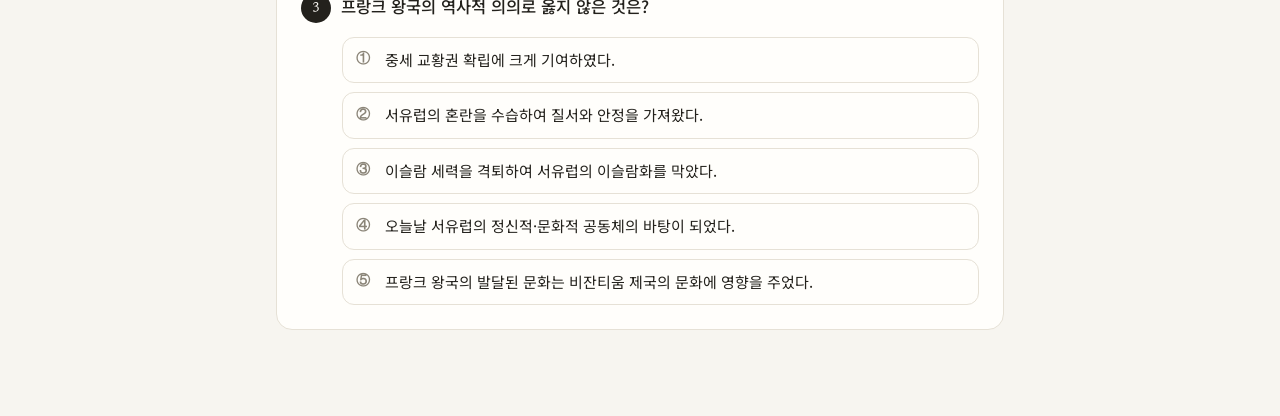
<file: quiz/02-04-01-quiz.html>
<!DOCTYPE html>
<html lang="ko">
<head>
<meta charset="utf-8">
<meta name="viewport" content="width=device-width,initial-scale=1,viewport-fit=cover">
<meta name="theme-color" content="#f7f5f0">
<title>크리스트교 문화의 형성과 확산 확인 문제</title>
<link rel="preconnect" href="https://fonts.gstatic.com" crossorigin>
<link href="https://fonts.googleapis.com/css2?family=Noto+Sans+KR:wght@400;500;700;800&family=Nanum+Myeongjo:wght@400;700;800&display=swap" rel="stylesheet">
<style>
*{box-sizing:border-box}
html,body{margin:0}
body{background:#f7f5f0;color:#23211c;font-family:'Noto Sans KR',system-ui,sans-serif;-webkit-text-size-adjust:100%}
a{color:oklch(.5 .13 58);text-decoration:none}
button{font-family:inherit;border:none;background:none;padding:0;color:inherit;cursor:pointer}

#퀴즈{max-width:560px;margin:0 auto;padding:20px 16px 60px}

.뒤로{font:500 12.5px/1 'Noto Sans KR';color:#8b8578;display:inline-flex;align-items:center;gap:3px}
.뒤로:hover{color:oklch(.5 .13 58)}

.머리{padding:12px 2px 18px;border-bottom:1px solid #eae5da;margin-bottom:18px}
.제목{font:800 24px/1.3 'Nanum Myeongjo',serif}
.안내{font:400 13px/1.6 'Noto Sans KR';color:#8b8578;margin-top:8px}

.카테고리바{display:flex;flex-wrap:wrap;gap:8px;margin-bottom:12px}
.카테고리{font:500 12.5px/1 'Noto Sans KR';border:1.5px solid #e6e1d6;color:#57534a;border-radius:20px;padding:10px 14px;background:#fffefb;transition:border-color .15s,background .15s,color .15s}
.카테고리:hover{border-color:#cfc7b4}
.카테고리 b{font-weight:700;opacity:.55;margin-left:2px}
.카테고리.활성{background:#23211c;border-color:#23211c;color:#f7f5f0}
.카테고리.활성 b{opacity:.55}

.상태바{display:flex;align-items:center;justify-content:space-between;gap:10px;flex-wrap:wrap;background:#fffefb;border:1px solid #e6e1d6;border-radius:14px;padding:12px 16px;margin-bottom:18px}
.요약{font:500 13px/1 'Noto Sans KR';color:#57534a}
.요약 b{color:oklch(.5 .13 58)}
.상태버튼들{display:flex;gap:8px}
.다시버튼{font:500 12.5px/1 'Noto Sans KR';border:1.5px solid #23211c;color:#23211c;border-radius:20px;padding:9px 14px}
.더버튼{font:500 12.5px/1 'Noto Sans KR';border:1.5px solid oklch(.58 .13 58);color:oklch(.5 .13 58);border-radius:20px;padding:9px 14px}
.다시버튼[hidden],.더버튼[hidden]{display:none}

.문제카드{background:#fffefb;border:1px solid #e6e1d6;border-radius:16px;padding:18px 16px;margin-bottom:16px}

.문제머리{display:flex;align-items:flex-start;gap:10px}
.번호{flex:none;width:27px;height:27px;border-radius:50%;background:#23211c;color:#f7f5f0;display:flex;align-items:center;justify-content:center;font:700 12.5px/1 'Nanum Myeongjo',serif;margin-top:1px}
.지문{flex:1;font:500 15px/1.55 'Noto Sans KR';padding-top:2px}

.제출버튼{display:none;flex:none;opacity:0;transform:scale(.7);transition:opacity .16s,transform .16s;background:oklch(.58 .13 58);color:#fffefb;font:700 12px/1 'Noto Sans KR';border-radius:20px;padding:8px 13px;margin-top:1px}
.제출버튼.표시{display:inline-flex}
.제출버튼.보임{opacity:1;transform:scale(1)}
.제출버튼:hover{background:oklch(.52 .13 58)}

.설명박스{background:#faf7f0;border:1px solid #eae5da;border-radius:10px;padding:12px 14px;margin:12px 0 0;font:400 13.5px/1.65 'Noto Sans KR';color:#3c3a34}
.설명박스 p{margin:0}
.설명박스 p+p{margin-top:8px}

.지도래퍼{border:1px solid #e6e1d6;border-radius:12px;overflow:hidden;background:#fffefb;padding:10px;margin:12px 0 0}
.지도목록{display:grid;gap:8px}
.지도목록.칸1{grid-template-columns:1fr}
.지도목록.칸2{grid-template-columns:repeat(2,1fr)}
.지도목록 figure{margin:0}
.지도목록 img{width:100%;height:auto;display:block;border-radius:6px;border:1px solid #eae5da}
.지도목록 figcaption{text-align:center;font:700 11.5px/1 'Noto Sans KR';color:#8b8578;padding-top:6px}

.보기목록{display:flex;flex-direction:column;gap:9px;margin:14px 0 0}
.보기{position:relative;display:flex;align-items:center;gap:11px;padding:11px 13px;border:1.5px solid #e6e1d6;border-radius:12px;cursor:pointer;transition:border-color .15s,background .15s}
.보기:hover{border-color:#cfc7b4}
.보기입력{position:absolute;opacity:0;width:1px;height:1px;overflow:hidden}
.보기:focus-within{outline:2px solid oklch(.58 .13 58);outline-offset:2px}
.보기마커{flex:none;font:700 13.5px/1 'Nanum Myeongjo',serif;color:#8b8578;width:18px}
.보기글{flex:1;font:400 14px/1.5 'Noto Sans KR'}
.보기.선택됨{border-color:oklch(.58 .13 58);background:oklch(.97 .025 78)}
.보기.선택됨 .보기마커{color:oklch(.5 .13 58)}
.보기.정답{border-color:oklch(.55 .12 152);background:oklch(.96 .035 152)}
.보기.정답::after{content:'✓';margin-left:auto;padding-left:8px;font:800 14px/1 'Noto Sans KR';color:oklch(.42 .13 152)}
.보기.오답선택{border-color:#b0503a;background:#fbece6}
.보기.오답선택::after{content:'✕';margin-left:auto;padding-left:8px;font:800 14px/1 'Noto Sans KR';color:#b0503a}
.보기목록.잠김{pointer-events:none}

.결과영역{margin:14px 0 0;padding-top:14px;border-top:1px dashed #e6e1d6}
.결과배지{display:inline-block;font:700 11px/1 'Noto Sans KR';padding:6px 11px;border-radius:20px;margin-bottom:10px}
.결과배지.맞음{background:oklch(.94 .045 152);color:oklch(.38 .12 152)}
.결과배지.틀림{background:#fbeae6;color:#a83a2e}
.정답줄{font:500 13.5px/1.5 'Noto Sans KR';margin:0 0 10px;color:#3c3a34}
.해설{font:400 13.5px/1.75 'Noto Sans KR';color:#57534a;background:#faf8f3;border-radius:10px;padding:12px 14px}
.해설 b{display:block;color:#23211c;font-weight:700;margin-bottom:5px;font-size:12px;letter-spacing:.02em}

@media (min-width:760px){
  #퀴즈{max-width:780px;padding:30px 26px 70px}
  .제목{font-size:30px}
  .안내{font-size:14.5px}
  .카테고리{font-size:13.5px;padding:11px 16px}
  .문제카드{padding:24px 24px}
  .번호{width:30px;height:30px;font-size:14px}
  .지문{font-size:16.5px}
  .설명박스,.지도래퍼,.보기목록,.결과영역{margin-left:41px}
  .지도목록.칸2{grid-template-columns:repeat(4,1fr)}
  .보기글{font-size:15px}
  .해설{font-size:14.5px}
}
</style>
</head>
<body>

<div id="퀴즈">
  <a class="뒤로" href="../index.html">‹ 자료실로</a>
  <div class="머리">
    <div class="제목">04. 크리스트교 문화의 형성과 확산 · 확인 문제</div>
    <div class="안내">카테고리를 골라 풀어보세요. 답을 고르면 번호 왼쪽에 제출 버튼이 나타나고, 제출하면 정답과 해설을 볼 수 있어요. 정답을 2개 골라야 하는 문제도 있어요. 한 카테고리에 최대 5문제씩 나오고, 다 풀면 '문제 더 풀기'로 이어서 풀 수 있어요.</div>
  </div>

  <div class="카테고리바" id="카테고리바"></div>

  <div class="상태바">
    <span class="요약" id="요약">제출 0 / 5</span>
    <div class="상태버튼들">
      <button class="다시버튼" id="다시풀기" hidden>다시 풀기</button>
      <button class="더버튼" id="문제더풀기" hidden>문제 더 풀기</button>
    </div>
  </div>

  <div id="문제목록"></div>
</div>

<script>
const 동그라미 = ['①','②','③','④','⑤','⑥'];

const 카테고리목록 = [
  { key: '게르만',   label: '게르만족 이동과 서유럽 변화' },
  { key: '비잔티움', label: '비잔티움 제국' },
  { key: '봉건사회', label: '봉건 사회의 성립' },
  { key: '교황권',   label: '교황권의 성장' }
];

const 문제전체 = [
  /* ── 게르만족 이동과 서유럽 변화 ── */
  {
    카테고리: '게르만',
    지문: "㉠, ㉡에 해당하는 내용을 바르게 연결한 것은?",
    설명박스: ["유럽의 북부 지역에 거주하던 ㉠ 은 4세기 말 훈족의 압박을 피해 대대적으로 남하하였다. 이들은 로마 제국으로 이동하여 곳곳에 왕국을 건설하였고, 그 결과 476년 ㉡ 이 멸망하였다."],
    보기: [
      "㉠ 게르만족 — ㉡ 서로마 제국",
      "㉠ 게르만족 — ㉡ 비잔티움 제국",
      "㉠ 노르만족 — ㉡ 오스만 제국",
      "㉠ 노르만족 — ㉡ 서로마 제국",
      "㉠ 노르만족 — ㉡ 비잔티움 제국"
    ],
    정답: 0,
    해설: "게르만족의 대규모 이동으로 유럽 곳곳에 게르만 왕조가 건국되었으며, 서로마 제국이 멸망하였다."
  },
  {
    카테고리: '게르만',
    지문: "프랑크 왕국의 역사적 의의로 옳지 않은 것은?",
    보기: [
      "중세 교황권 확립에 크게 기여하였다.",
      "서유럽의 혼란을 수습하여 질서와 안정을 가져왔다.",
      "이슬람 세력을 격퇴하여 서유럽의 이슬람화를 막았다.",
      "오늘날 서유럽의 정신적·문화적 공동체의 바탕이 되었다.",
      "프랑크 왕국의 발달된 문화는 비잔티움 제국의 문화에 영향을 주었다."
    ],
    정답: 4,
    해설: "비잔티움 제국은 서유럽(프랑크 왕국)과는 다른 독자적인 문화를 발전시켰다. 프랑크 왕국은 8세기 전반 왕국을 위협하는 이슬람인들을 격퇴하였으며, 로마 가톨릭 교회와 동맹을 맺었다."
  },
  {
    카테고리: '게르만',
    지문: "지도에 나타난 민족의 이동이 유럽 사회에 미친 영향으로 가장 적절한 것은?",
    지도: [{ 파일: "img/02-04-01-migration-map.png" }],
    보기: [
      "서로마 제국이 멸망하였다.",
      "로마 제국이 동서로 분리되었다.",
      "프랑크 왕국이 세 나라로 분열되었다.",
      "크리스트교 세력이 동서로 나뉘어 대립하였다.",
      "콘스탄티노폴리스가 당시 최대 도시로 성장하였다."
    ],
    정답: 0,
    해설: "유럽 북부에 살던 게르만족이 4세기 말 훈족의 압박을 받아 대규모로 이동하며 서로마 제국 곳곳에 나라를 세웠는데, 이 과정에서 서로마 제국은 게르만족에게 멸망하였다."
  },

  /* ── 비잔티움 제국 ── */
  {
    카테고리: '비잔티움',
    지문: "비잔티움 제국에 대한 설명으로 옳지 않은 것은?",
    보기: [
      "성 소피아 대성당을 건립하였다.",
      "콘스탄티노폴리스를 수도로 삼았다.",
      "카롤루스 대제 때 전성기를 이루었다.",
      "『유스티니아누스 법전』을 완성하였다.",
      "그리스의 고전을 연구하고 보존하였다."
    ],
    정답: 2,
    해설: "③은 프랑크 왕국에 대한 설명이다. 비잔티움 제국은 유스티니아누스 황제 때 전성기를 맞이하였다."
  },
  {
    카테고리: '비잔티움',
    지문: "비잔티움 제국의 역사적 의의 두 가지를 고르면?",
    보기: [
      "로마 가톨릭을 발전시켰다.",
      "동유럽 및 이슬람의 문화 발전에 영향을 주었다.",
      "교황의 절대적 권력으로 동서 교회를 통일하였다.",
      "라틴어를 바탕으로 로마의 후계자임을 자처하였다.",
      "그리스 고전 문화를 보존하여 이탈리아 르네상스의 발생에 기여하였다."
    ],
    정답: [1, 4],
    해설: "비잔티움 제국은 그리스 문화를 보존하였고, 동유럽 문화권 형성에 영향을 주었다."
  },
  {
    카테고리: '비잔티움',
    지문: "다음과 같은 영토를 확보한 황제에 대한 설명으로 옳지 않은 것은?",
    지도: [{ 파일: "img/02-04-01-justinian-map.jpg" }],
    보기: [
      "유스티니아누스 법전을 편찬하였다.",
      "비잔티움 제국의 전성기를 이룩하였다.",
      "옛 로마 제국의 영토를 대부분 회복하였다.",
      "비잔티움 양식의 성 소피아 성당을 세웠다.",
      "로마 교황으로부터 서로마 황제의 관을 받았다."
    ],
    정답: 4,
    해설: "제시된 자료는 유스티니아누스 황제가 확보한 비잔티움 제국의 최대 영토를 나타낸 지도이다. ⑤ 프랑크 왕국의 카롤루스 대제에 대한 설명이다."
  },
  {
    카테고리: '비잔티움',
    지문: "중세 서유럽과 비잔티움 제국을 비교한 내용으로 옳지 않은 것은?",
    지도: [{ 파일: "img/02-04-01-compare-table.png" }],
    보기: [
      "성상 숭배 — 서유럽 인정, 비잔티움 제국 금지",
      "종교 — 서유럽 로마 가톨릭, 비잔티움 제국 그리스 정교",
      "정치 — 서유럽 봉건제, 비잔티움 제국 중앙 집권 체제",
      "건축 양식 — 서유럽 고딕 양식, 비잔티움 제국 비잔티움 양식",
      "유적 — 서유럽 성 소피아 대성당, 비잔티움 제국 밀라노 대성당"
    ],
    정답: 4,
    해설: "⑤ 밀라노 대성당은 중세 서유럽에서 발달한 고딕 양식의 대표적인 건축물이고, 성 소피아 대성당은 비잔티움 제국에서 발달한 비잔티움 양식의 대표적인 건축물이다."
  },
  {
    카테고리: '비잔티움',
    지문: "밑줄 친 '이 성당'의 건축 양식에 대한 설명으로 옳은 것은?",
    설명박스: ["이 성당은 유스티니아누스 황제 때 지어졌다. 여기에는 당시 제국을 대표하는 건축 양식이 사용되었다. 이 성당은 오스만 제국의 지배하에서 이슬람 사원으로 사용되기도 하였다."],
    지도: [{ 파일: "img/02-04-01-hagia-sophia.jpg" }],
    보기: [
      "스테인드글라스를 설치하였다.",
      "내부를 모자이크 벽화로 장식하였다.",
      "대승 불교와 함께 동아시아에 전파되었다.",
      "메카의 방향을 알려 주는 구조물을 두었다.",
      "기하학적 무늬인 아라베스크를 사용하였다."
    ],
    정답: 1,
    해설: "밑줄 친 '이 성당'은 비잔티움 양식으로 지어진 성 소피아 대성당이다. 비잔티움 양식은 거대한 돔과 내부의 화려한 모자이크 벽화를 특징으로 한다. ① 중세 서유럽의 고딕 양식에 대한 설명이다. ③ 인도의 간다라 양식에 대한 설명이다. ④, ⑤ 이슬람 문화권의 모스크와 관련된 내용이다."
  },

  /* ── 봉건 사회의 성립 ── */
  {
    카테고리: '봉건사회',
    지문: "다음은 중세 농노의 가상 일기이다. ㉠~㉤ 중 적절하지 않은 내용은?",
    설명박스: ["오늘도 힘든 하루였다. 부인과 함께 ㉠ 영주의 땅을 하루 종일 경작해야 했다. 아이들은 염소와 양을 돌봤다. 밀을 빻으려 ㉡ 방앗간에 갔는데 이용료가 너무 비싸 한숨이 나왔다. 아무리 ㉢ 재산을 가질 수 있다고 해도 영주에게 바치는 세금과 시설물 이용료로 다 나가니 힘들다. 내년에는 ㉣ 큰아들이 결혼을 해서 돈이 더 필요한데 걱정이다. 옆 영지는 세금이 우리 영지보다 낮다고 하는데 ㉤ 옆의 영지로 이사를 가야겠다."],
    지도: [{ 파일: "img/02-04-01-serf-diary.png" }],
    보기: [
      "㉠ 영주의 땅을 경작하였다.",
      "㉡ 방앗간 이용료를 냈다.",
      "㉢ 재산을 가질 수 있었다.",
      "㉣ 큰아들의 결혼을 준비하였다.",
      "㉤ 세금이 낮은 옆 영지로 이사하였다."
    ],
    정답: 4,
    해설: "중세 서유럽 장원의 농민은 대부분 농노였다. 농노는 영주에게 시설물에 대한 사용료를 비롯한 각종 세금을 바쳐야 했고, 영주의 땅을 경작해야 했다. 다만 노예와 달리 결혼하여 가정을 꾸릴 수 있었고, 집과 토지 등 약간의 재산을 소유할 수 있었다. ㉤ 농노는 영주에게 예속되어 마음대로 이사할 수 없었다."
  },
  {
    카테고리: '봉건사회',
    지문: "그림은 중세 서유럽의 장원을 보여 준다. 이에 대한 학생들의 대화 내용으로 적절하지 않은 것은?",
    지도: [{ 파일: "img/02-04-01-manor.png" }],
    보기: [
      "농노는 영주의 땅을 경작하였어.",
      "자급자족을 하는 농촌 공동체였어.",
      "사람들은 교회가 정한 달력에 맞추어 일하였어.",
      "영주는 재판을 진행할 때 주군의 간섭을 받았어.",
      "농노는 방앗간, 대장간 등의 시설물을 이용하고 영주에게 사용료를 냈지."
    ],
    정답: 3,
    해설: "중세 서유럽의 장원은 자급자족의 농촌 공동체였다. 농노들은 영주의 땅을 경작해야 했으며, 방앗간, 대장간 등의 시설물을 사용하고 영주에게 이에 대한 사용료를 지불하였다. 한편, 이 시기 사람들은 교회에서 정한 달력에 맞추어 일하였다. ④ 영주는 주군의 간섭 없이 장원을 다스리며 재판을 하였다."
  },
  {
    카테고리: '봉건사회',
    지문: "다음은 중세 농노의 생활 모습을 묘사한 글이다. 이를 바탕으로 중세 농노에 대해 옳게 설명한 것은?",
    설명박스: ["나는 아내와 세 자녀를 데리고 작은 오두막에 산다. 집터와 목초지, 그리고 약간의 포도나무가 있는 땅을 영주에게서 빌려 쓰고 있다. 1주일의 3일은 내 땅을 경작하고, 일요일은 교회에 나가며, 나머지 3일은 영주가 직접 경영하는 땅에서 일을 해야 한다."],
    보기: [
      "가족을 갖는 것이 허락되지 않았다.",
      "고대 노예와 자영농의 중간적 신분에 해당되었다.",
      "영주의 허락 없이도 다른 장원으로 이주할 수 있었다.",
      "방앗간, 제분소와 같은 공동 시설물은 무료로 이용하였다.",
      "개인적으로 땅을 소유할 수 없었기 때문에 영주의 직영지를 경작하였다."
    ],
    정답: 1,
    해설: "중세의 농노는 고대 노예와 달리 자신의 집과 토지를 소유할 수 있었으나, 거주 이전의 자유나 직업 선택의 자유는 없었다. 또한 영주의 보호 아래 생명을 유지하고 그의 집을 빌려서 생활하였기 때문에 영주에게 예속되어 각종 의무를 이행해야 했다."
  },
  {
    카테고리: '봉건사회',
    지문: "중세 서유럽 봉건 제도의 특징을 <보기>에서 고른 것은?",
    설명박스: [
      "ㄱ. 자급자족적인 장원 경제 체제",
      "ㄴ. 주군과 봉신 간의 쌍무적 계약 관계",
      "ㄷ. 노예 노동을 기반으로 한 경제 체제",
      "ㄹ. 봉토와 충성의 의무를 매개로 한 주종 관계",
      "ㅁ. 강력한 왕권을 바탕으로 한 중앙 집권 체제"
    ],
    보기: ["ㄱ, ㄴ, ㄹ", "ㄱ, ㄷ, ㄹ", "ㄱ, ㄹ, ㅁ", "ㄴ, ㄷ, ㅁ", "ㄷ, ㄹ, ㅁ"],
    정답: 0,
    해설: "중세 사회는 정치적으로는 지방 분권, 군사적으로는 주종 관계(쌍무적 계약 관계), 경제적으로는 자급자족의 장원 경제, 종교적으로 크리스트교적인 통일 세계이다."
  },
  {
    카테고리: '봉건사회',
    지문: "다음은 중세 봉건 사회의 구조이다. (가), (나) 계급에 대한 설명으로 옳은 것은?",
    지도: [{ 파일: "img/02-04-01-feudal-diagram.png" }],
    보기: [
      "(가)는 (나)에게 세금을 부과하였다.",
      "(나)는 거주 이전의 자유가 없었다.",
      "(나)는 장원에서 노동에 종사하였다.",
      "(가)와 (나)는 쌍무적 계약 관계를 형성하였다.",
      "(가)와 (나)는 신분적으로 지배와 피지배 관계에 놓였다."
    ],
    정답: 3,
    해설: "(가)는 제후(주군), (나)는 기사(봉신)이다. 기사들은 자신보다 세력이 강한 기사를 주군으로 삼았고, 주군은 충성과 봉사를 서약한 기사에게 토지(봉토)를 주어 봉신으로 삼았다. 이러한 주종 관계는 어느 한쪽이 의무를 다하지 않으면 언제든지 파기될 수 있는 쌍무적 계약 관계였다. ① 세금을 납부한 계층은 농노였다. ②, ③ 농노에 대한 설명이다. ⑤ 영주와 농노의 관계에 대한 설명이다."
  },

  /* ── 교황권의 성장 ── */
  {
    카테고리: '교황권',
    지문: "중세 서유럽 사회를 배경으로 한 시나리오를 쓸 때 등장인물로 적절하지 않은 것은?",
    보기: [
      "스테인드글라스 제작자",
      "피사 대성당에 방문한 성직자",
      "대학에서 신학을 공부하는 학생",
      "신학대전을 읽고 있는 스콜라 철학자",
      "성 소피아 대성당에서 세례 성사를 받는 아기"
    ],
    정답: 4,
    해설: "중세 서유럽 사회에서는 피사 대성당으로 대표되는 로마네스크 양식과 샤르트르 대성당으로 대표되는 고딕 양식이 유행하였다. 그중 고딕 양식은 뾰족한 탑과 스테인드글라스를 특징으로 한다. 학문의 중심은 신학이었으며, 토마스 아퀴나스가 『신학대전』으로 집대성한 스콜라 철학이 유행하였다. 12세기부터는 유럽 각지에서 대학이 설립되었다. 중세 서유럽 사회에서는 크리스트교가 사람들의 일상생활에 많은 영향을 주었는데 사람들은 일요일마다 교회의 예배에 참석하였으며, 교회에서 세례, 결혼 등의 일곱 가지 성사를 받았다. ⑤ 성 소피아 대성당은 비잔티움 제국의 건축물이다. 이 외에 『롤랑의 노래』 등의 기사도 문학이 유행하였다."
  },
  {
    카테고리: '교황권',
    지문: "사진의 건축물에 대한 설명으로 옳은 것은?",
    지도: [{ 파일: "img/02-04-01-chartres.png" }],
    보기: [
      "벽 위에 거대한 돔을 올렸다.",
      "내부에 모자이크 벽화를 두었다.",
      "벽면을 아라베스크로 장식하였다.",
      "비잔티움 양식을 대표하는 건축물이다.",
      "뾰족한 탑과 스테인드글라스가 특징이다."
    ],
    정답: 4,
    해설: "제시된 사진은 샤르트르 대성당이다. 샤르트르 대성당은 고딕 양식을 대표하는 건축물로 뾰족한 탑과 스테인드글라스가 특징이다. ①, ② 비잔티움 양식의 건축물, ③ 모스크와 관련이 있다. ④ 성 소피아 대성당 등에 대한 설명이다."
  },
  {
    카테고리: '교황권',
    지문: "다음을 보고 중세 서유럽 문화의 특징을 설명한 것으로 옳은 것은?",
    설명박스: ["• 토마스 아퀴나스", "• 고딕 양식의 건축물", '• "철학은 신학의 시녀이다."'],
    보기: [
      "봉건제 중심의 문화",
      "그리스적 전통의 계승",
      "크리스트교 중심의 문화",
      "이슬람 문화의 강한 영향",
      "기하학 등 자연 과학의 발달"
    ],
    정답: 2,
    해설: "중세 유럽 최고의 학문은 신학이었고, 중세 유럽의 대표적인 건축 양식은 고딕 양식이었다."
  },
  {
    카테고리: '교황권',
    지문: "중세 서유럽 문화와 관련 있는 용어로 옳지 않은 것은?",
    보기: ["수도원", "고딕 양식", "기사도 문학", "간다라 양식", "토마스 아퀴나스"],
    정답: 3,
    해설: "간다라 양식은 그리스 문화가 인도에 전해져 성립한 불교 미술 양식으로, 알렉산드로스 대왕의 동방 원정 결과 성립되었다."
  },
  {
    카테고리: '교황권',
    지문: "중세 서유럽 문화에 대한 설명으로 옳은 것은?",
    보기: [
      "크리스트교 중심의 문화가 발달하였다.",
      "『돈키호테』와 같은 기사도 문학이 발달하였다.",
      "토마스 아퀴나스는 『유스티니아누스 법전』을 저술하였다.",
      "신학 중심의 교육이 이루어지면서 대학은 점차 쇠퇴하였다.",
      "거대한 돔과 화려한 모자이크 벽화를 특징으로 하는 고딕 양식이 발달하였다."
    ],
    정답: 0,
    해설: "중세 학문과 예술의 중심은 크리스트교였다. ② 『아서왕 이야기』, 『롤랑의 노래』 등이 기사도 문학에 속한다. ③ 토마스 아퀴나스는 『신학대전』을 통해 스콜라 철학을 집대성하였다. ④ 대학이 발달하여 학문의 중심이 되었다. ⑤ 뾰족한 첨탑과 스테인드글라스를 특징으로 하는 고딕 양식이 발달하였다."
  },
  {
    카테고리: '교황권',
    지문: "중세 서유럽 문화에 대한 설명으로 옳은 것을 <보기>에서 고른 것은?",
    설명박스: [
      "ㄱ. 『마누 법전』이 정비되었다.",
      "ㄴ. 스콜라 철학이 유행하였다.",
      "ㄷ. 대학의 설립으로 학문이 발달하였다.",
      "ㄹ. 돔과 아치를 특징으로 하는 모스크가 세워졌다."
    ],
    보기: ["ㄱ, ㄴ", "ㄱ, ㄷ", "ㄴ, ㄷ", "ㄴ, ㄹ", "ㄷ, ㄹ"],
    정답: 2,
    해설: "중세 서유럽에서는 신앙과 이성의 조화를 강조하는 스콜라 철학이 발전하였다. 또한 대학이 설립되어 교회, 영주의 간섭 없이 학문이 연구되어 중세의 학문과 문화 발달에 기여하였다. ㄱ. 『마누 법전』은 굽타 왕조 시대에 정비되었다. ㄹ은 이슬람 문화권과 관련이 있다."
  },
  {
    카테고리: '교황권',
    지문: "밑줄 친 부분의 영향으로 가장 적절한 것은?",
    설명박스: ["서유럽의 가톨릭교회는 게르만족에게 쉽게 크리스트교를 전파하기 위해 성상을 사용하고 있었다. 그러나 비잔티움 제국의 황제는 이러한 성상 숭배를 금지하였다. 동서 교회는 성상 숭배 문제를 두고 오랫동안 대립하였다."],
    보기: [
      "로마가 동서로 분열되었다.",
      "비잔티움 제국이 멸망하였다.",
      "성 소피아 대성당이 완성되었다.",
      "수도원을 중심으로 교회 개혁 운동이 일어났다.",
      "크리스트교 세계가 로마 가톨릭교회와 그리스 정교로 분리되었다."
    ],
    정답: 4,
    해설: "비잔티움 제국의 황제인 레오 3세는 726년 성상 숭배 금지령을 내렸으나 로마 교회가 이를 거부하였다. 동서 교회는 성상 숭배 문제를 두고 오랫동안 논쟁을 벌이다가 11세기에 이르러 로마 가톨릭교회와 그리스 정교로 분리되었다. ① 4세기, ② 15세기, ③ 6세기, ④ 10세기의 일로 밑줄 친 부분의 영향으로 적절하지 않다."
  }
];

function 셔플(원본배열) {
  const a = 원본배열.slice();
  for (let i = a.length - 1; i > 0; i--) {
    const j = Math.floor(Math.random() * (i + 1));
    [a[i], a[j]] = [a[j], a[i]];
  }
  return a;
}

let 현재카테고리 = 카테고리목록[0].key;
let 카테고리풀 = [];
let 표시개수 = 0;
let 제출됨 = [];
let 정답수 = 0;

const 카테고리개수 = key => 문제전체.filter(q => q.카테고리 === key).length;

function 카테고리바그리기() {
  const 칸 = document.getElementById('카테고리바');
  칸.innerHTML = '';
  카테고리목록.forEach(c => {
    const b = document.createElement('button');
    b.className = '카테고리' + (c.key === 현재카테고리 ? ' 활성' : '');
    b.innerHTML = c.label + ' <b>' + 카테고리개수(c.key) + '</b>';
    b.onclick = () => 카테고리선택(c.key);
    칸.appendChild(b);
  });
}

function 문제카드만들기(문제, idx) {
  const 다중 = Array.isArray(문제.정답);
  const 카드 = document.createElement('div');
  카드.className = '문제카드';

  const 머리 = document.createElement('div');
  머리.className = '문제머리';

  const 제출버튼 = document.createElement('button');
  제출버튼.className = '제출버튼';
  제출버튼.type = 'button';
  제출버튼.textContent = '제출';

  const 번호 = document.createElement('span');
  번호.className = '번호';
  번호.textContent = idx + 1;

  const 지문 = document.createElement('div');
  지문.className = '지문';
  지문.textContent = 문제.지문;

  머리.append(제출버튼, 번호, 지문);
  카드.appendChild(머리);

  if (문제.설명박스) {
    const 박스 = document.createElement('div');
    박스.className = '설명박스';
    문제.설명박스.forEach(줄 => {
      const p = document.createElement('p');
      p.textContent = 줄;
      박스.appendChild(p);
    });
    카드.appendChild(박스);
  }

  if (문제.지도 && 문제.지도.length) {
    const 지도칸 = document.createElement('div');
    지도칸.className = '지도래퍼';
    const 목록 = document.createElement('div');
    목록.className = '지도목록 ' + (문제.지도.length > 1 ? '칸2' : '칸1');
    문제.지도.forEach(m => {
      const fig = document.createElement('figure');
      const img = document.createElement('img');
      img.src = m.파일;
      img.alt = m.라벨 ? m.라벨 + ' 자료' : '참고 자료';
      img.loading = 'lazy';
      fig.appendChild(img);
      if (m.라벨) {
        const cap = document.createElement('figcaption');
        cap.textContent = m.라벨;
        fig.appendChild(cap);
      }
      목록.appendChild(fig);
    });
    지도칸.appendChild(목록);
    카드.appendChild(지도칸);
  }

  const 보기목록 = document.createElement('div');
  보기목록.className = '보기목록';
  const 보기라벨들 = [];

  문제.보기.forEach((글, i) => {
    const 라벨 = document.createElement('label');
    라벨.className = '보기';

    const 입력 = document.createElement('input');
    입력.type = 다중 ? 'checkbox' : 'radio';
    입력.name = '문제' + idx;
    입력.value = i;
    입력.className = '보기입력';

    const 마커 = document.createElement('span');
    마커.className = '보기마커';
    마커.textContent = 동그라미[i];

    const 글칸 = document.createElement('span');
    글칸.className = '보기글';
    글칸.textContent = 글;

    라벨.append(입력, 마커, 글칸);
    보기목록.appendChild(라벨);
    보기라벨들.push(라벨);

    입력.addEventListener('change', () => {
      if (다중) {
        라벨.classList.toggle('선택됨', 입력.checked);
      } else {
        보기라벨들.forEach(l => l.classList.remove('선택됨'));
        라벨.classList.add('선택됨');
      }
      const 선택있음 = 보기라벨들.some(l => l.querySelector('input').checked);
      제출버튼.classList.toggle('표시', 선택있음);
      if (선택있음) requestAnimationFrame(() => 제출버튼.classList.add('보임'));
    });
  });
  카드.appendChild(보기목록);

  const 결과 = document.createElement('div');
  결과.className = '결과영역';
  결과.hidden = true;

  const 배지 = document.createElement('span');
  배지.className = '결과배지';

  const 정답줄 = document.createElement('p');
  정답줄.className = '정답줄';

  const 해설칸 = document.createElement('div');
  해설칸.className = '해설';
  const 해설제목 = document.createElement('b');
  해설제목.textContent = '해설';
  const 해설글 = document.createElement('p');
  해설글.textContent = 문제.해설;
  해설글.style.margin = '0';
  해설칸.append(해설제목, 해설글);

  결과.append(배지, 정답줄, 해설칸);
  카드.appendChild(결과);

  제출버튼.addEventListener('click', () => {
    const 고른것 = [];
    보기라벨들.forEach((l, i) => { if (l.querySelector('input').checked) 고른것.push(i); });
    if (!고른것.length) return;

    const 정답목록 = (다중 ? 문제.정답.slice() : [문제.정답]).sort((a, b) => a - b);
    고른것.sort((a, b) => a - b);
    const 맞음 = 정답목록.length === 고른것.length && 정답목록.every((v, i) => v === 고른것[i]);

    보기라벨들.forEach((l, i) => {
      l.querySelector('input').disabled = true;
      if (정답목록.includes(i)) l.classList.add('정답');
      else if (고른것.includes(i)) l.classList.add('오답선택');
    });
    보기목록.classList.add('잠김');

    배지.textContent = 맞음 ? '정답이에요' : '아쉬워요, 오답이에요';
    배지.className = '결과배지 ' + (맞음 ? '맞음' : '틀림');
    정답줄.innerHTML = '정답은 ' + 정답목록.map(v => '<b>' + 동그라미[v] + '번</b>').join(', ') + '이에요.';
    결과.hidden = false;
    제출버튼.remove();

    if (!제출됨[idx]) {
      제출됨[idx] = true;
      if (맞음) 정답수++;
      요약갱신();
    }
  });

  return 카드;
}

function 카테고리선택(key) {
  현재카테고리 = key;
  카테고리풀 = 셔플(문제전체.filter(q => q.카테고리 === key));
  표시개수 = Math.min(5, 카테고리풀.length);
  제출됨 = new Array(표시개수).fill(false);
  정답수 = 0;

  카테고리바그리기();
  const 목록칸 = document.getElementById('문제목록');
  목록칸.innerHTML = '';
  for (let i = 0; i < 표시개수; i++) 목록칸.appendChild(문제카드만들기(카테고리풀[i], i));
  요약갱신();
  scrollTo({ top: 0, behavior: 'smooth' });
}

function 문제더풀기() {
  const 새표시개수 = Math.min(표시개수 + 5, 카테고리풀.length);
  const 목록칸 = document.getElementById('문제목록');
  for (let i = 표시개수; i < 새표시개수; i++) {
    제출됨.push(false);
    목록칸.appendChild(문제카드만들기(카테고리풀[i], i));
  }
  표시개수 = 새표시개수;
  요약갱신();
}

function 요약갱신() {
  const 제출수 = 제출됨.filter(Boolean).length;
  document.getElementById('요약').innerHTML = '제출 <b>' + 제출수 + '</b> / ' + 표시개수 +
    (제출수 ? '  ·  정답 <b>' + 정답수 + '</b>개' : '');
  document.getElementById('다시풀기').hidden = 제출수 === 0;
  document.getElementById('문제더풀기').hidden = !(제출수 === 표시개수 && 표시개수 < 카테고리풀.length);
}

document.getElementById('다시풀기').onclick = () => 카테고리선택(현재카테고리);
document.getElementById('문제더풀기').onclick = 문제더풀기;

카테고리선택(현재카테고리);
</script>
</body>
</html>
</file>
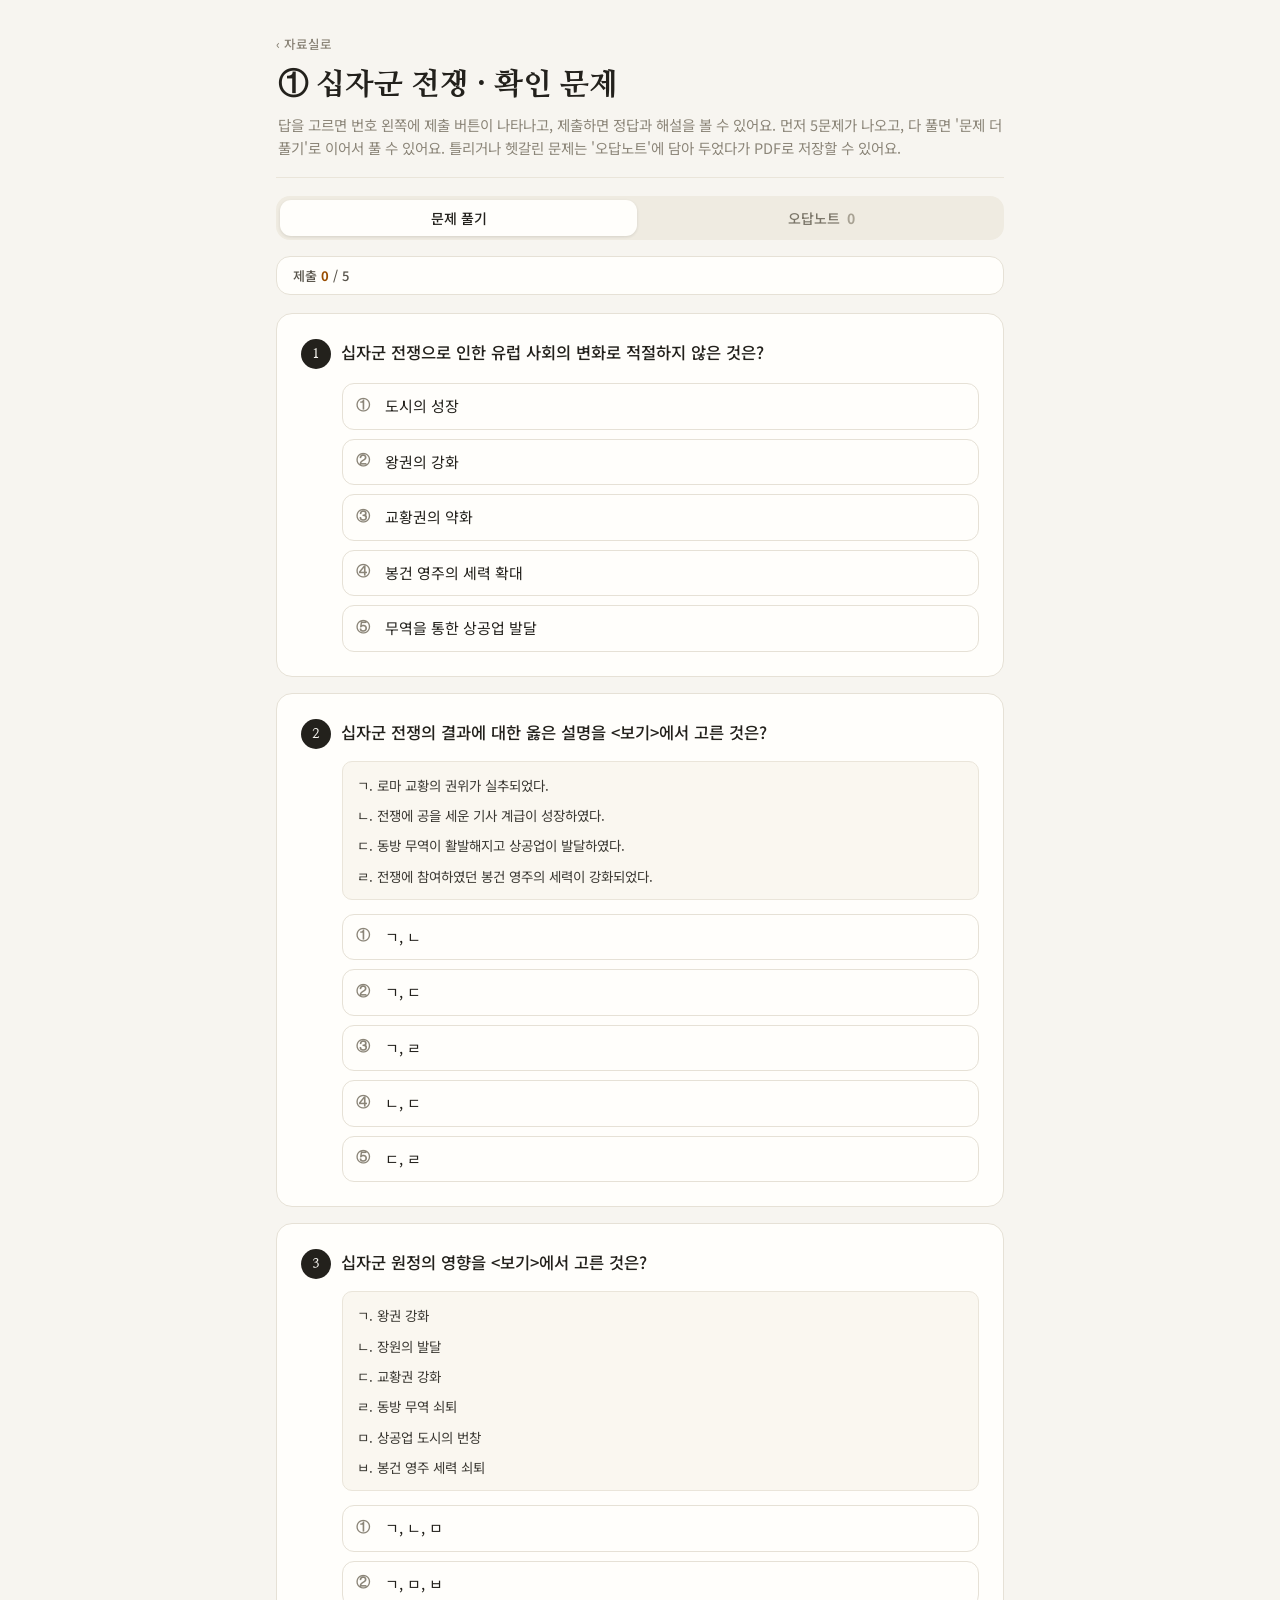
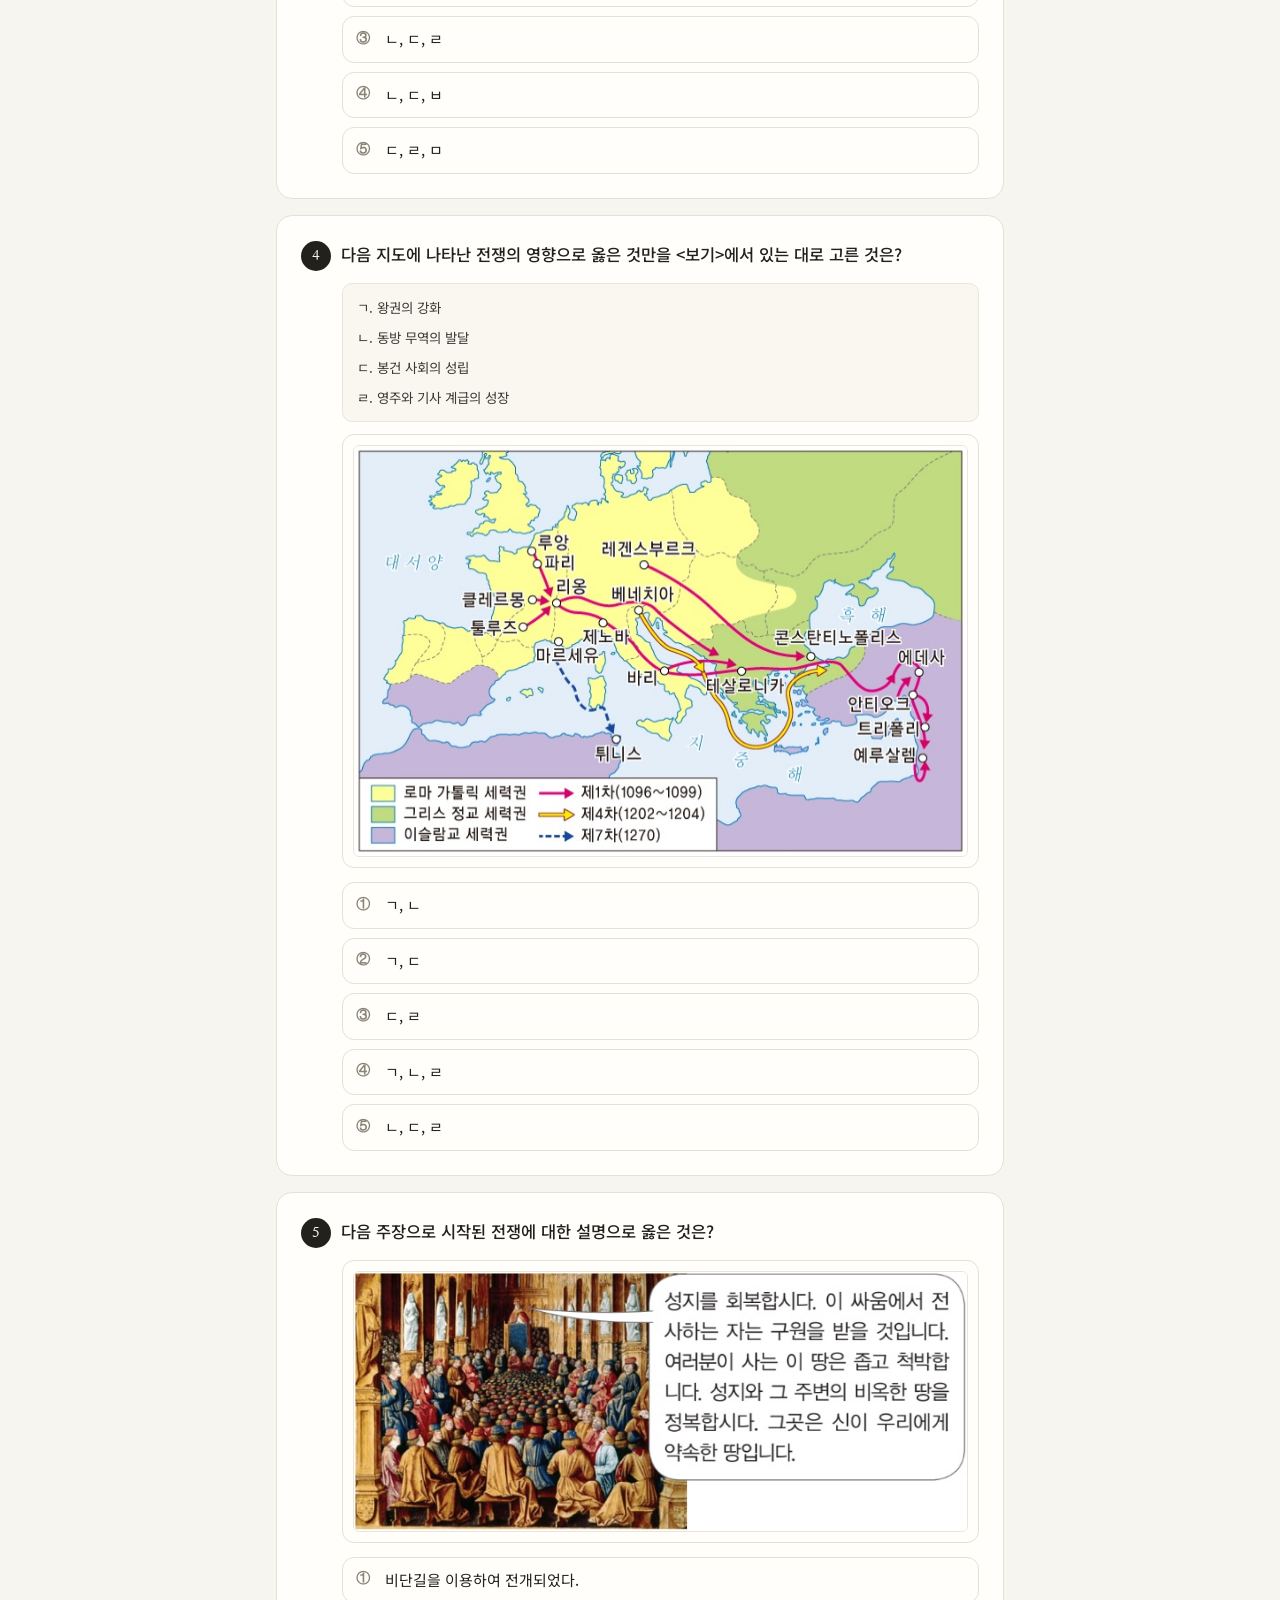
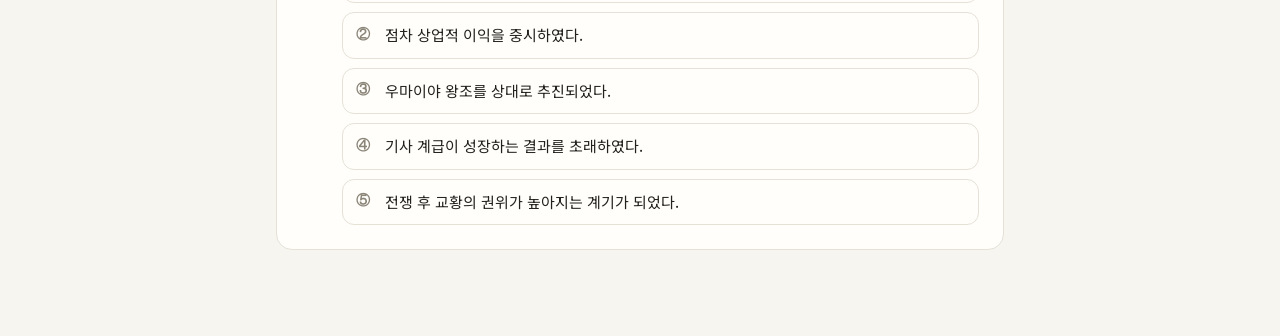
<file: quiz/02-04-03-1-quiz.html>
<!DOCTYPE html>
<html lang="ko">
<head>
<meta charset="utf-8">
<meta name="viewport" content="width=device-width,initial-scale=1,viewport-fit=cover">
<meta name="theme-color" content="#f7f5f0">
<title>십자군 전쟁 확인 문제</title>
<link rel="preconnect" href="https://fonts.gstatic.com" crossorigin>
<link href="https://fonts.googleapis.com/css2?family=Noto+Sans+KR:wght@400;500;700;800&family=Nanum+Myeongjo:wght@400;700;800&display=swap" rel="stylesheet">
<link rel="stylesheet" href="quiz.css">
</head>
<body>

<div id="퀴즈"></div>

<script src="quiz-engine.js" charset="utf-8"></script>
<script>
const 문제전체 = [
  {
    지문: "십자군 전쟁이 일어나게 된 원인으로 옳지 않은 것은?",
    보기: [
      "봉건 제도의 붕괴",
      "교황 — 비잔티움 제국의 황제보다 자신이 우월함을 과시하려는 목적",
      "왕과 영주(귀족 세력) — 동쪽으로 나아가 더 넓은 땅을 차지하려는 목적",
      "기사 — 전쟁을 통해 용기를 뽐내고 부와 명예를 얻으려는 목적",
      "상인 — 원정을 통해 물건을 많이 팔아 이익을 얻으려는 목적",
      "농민 — 힘든 농사일에서 벗어나 종교적으로 구원받으려는 목적"
    ],
    정답: 0,
    해설: "십자군 전쟁의 결과 봉건 제도가 붕괴되었다. 봉건 제도의 붕괴는 전쟁이 일어난 원인이 아니라 전쟁의 결과이다. ②~⑥은 교황, 왕과 영주, 기사, 상인, 농민 등 다양한 계층이 십자군 원정에 참여한 목적이다."
  },
  {
    지문: "다음 지도에 나타난 전쟁의 영향으로 옳은 것만을 <보기>에서 있는 대로 고른 것은?",
    설명박스: [
      "ㄱ. 왕권의 강화",
      "ㄴ. 동방 무역의 발달",
      "ㄷ. 봉건 사회의 성립",
      "ㄹ. 영주와 기사 계급의 성장"
    ],
    지도: [{ 파일: "img/02-04-03-1-crusade-map.jpg" }],
    보기: ["ㄱ, ㄴ", "ㄱ, ㄷ", "ㄷ, ㄹ", "ㄱ, ㄴ, ㄹ", "ㄴ, ㄷ, ㄹ"],
    정답: 0,
    해설: "제시된 지도는 십자군 전쟁의 경로를 나타낸다. ㄷ. 동방 무역이 발달하여 중세 봉건 사회가 해체되는 계기를 마련하였다. ㄹ. 십자군 전쟁의 결과 교황과 봉건 영주, 기사의 세력이 약화되어 상대적으로 왕권이 강화되었다."
  },
  {
    지문: "다음 주장으로 시작된 전쟁에 대한 설명으로 옳은 것은?",
    지도: [{ 파일: "img/02-04-03-1-clermont-speech.jpg" }],
    보기: [
      "비단길을 이용하여 전개되었다.",
      "점차 상업적 이익을 중시하였다.",
      "우마이야 왕조를 상대로 추진되었다.",
      "기사 계급이 성장하는 결과를 초래하였다.",
      "전쟁 후 교황의 권위가 높아지는 계기가 되었다."
    ],
    정답: 1,
    해설: "제시된 전쟁은 십자군 전쟁(1096~1270)이다. 십자군 전쟁은 여러 차례에 걸쳐 추진되었지만, 한때 예루살렘을 되찾았을 뿐 시간이 지날수록 성지 회복보다 상업적 이익을 중시하는 모습을 보였다. 결국 십자군 전쟁은 실패로 끝났다. ① 십자군 전쟁은 지중해를 무대로 전개되었다. ③ 십자군 전쟁은 셀주크 튀르크를 상대로 추진되었다. ④ 기사의 세력은 십자군 전쟁 후 약화되었다. ⑤ 십자군 전쟁 후 교황의 권위는 하락하였다."
  },
  {
    지문: "십자군 전쟁의 결과에 대한 옳은 설명을 <보기>에서 고른 것은?",
    설명박스: [
      "ㄱ. 로마 교황의 권위가 실추되었다.",
      "ㄴ. 전쟁에 공을 세운 기사 계급이 성장하였다.",
      "ㄷ. 동방 무역이 활발해지고 상공업이 발달하였다.",
      "ㄹ. 전쟁에 참여하였던 봉건 영주의 세력이 강화되었다."
    ],
    보기: ["ㄱ, ㄴ", "ㄱ, ㄷ", "ㄱ, ㄹ", "ㄴ, ㄷ", "ㄷ, ㄹ"],
    정답: 1,
    해설: "십자군 전쟁이 실패로 끝나면서 교황의 권위가 실추되었고(ㄱ), 동방 무역이 활발해지며 상공업이 발달하였다(ㄷ). ㄴ, ㄹ. 십자군 전쟁의 실패로 봉건 영주와 기사의 세력은 크게 약화되었다."
  },
  {
    지문: "십자군 원정의 영향을 <보기>에서 고른 것은?",
    설명박스: [
      "ㄱ. 왕권 강화",
      "ㄴ. 장원의 발달",
      "ㄷ. 교황권 강화",
      "ㄹ. 동방 무역 쇠퇴",
      "ㅁ. 상공업 도시의 번창",
      "ㅂ. 봉건 영주 세력 쇠퇴"
    ],
    보기: ["ㄱ, ㄴ, ㅁ", "ㄱ, ㅁ, ㅂ", "ㄴ, ㄷ, ㄹ", "ㄴ, ㄷ, ㅂ", "ㄷ, ㄹ, ㅁ"],
    정답: 1,
    해설: "십자군 운동은 교황권과 봉건 영주 세력의 쇠퇴를 가져온 반면 왕권의 강화와 동방 무역의 발달, 상공업 도시의 번창에 영향을 주었다."
  },
  {
    지문: "십자군 전쟁으로 인한 유럽 사회의 변화로 적절하지 않은 것은?",
    보기: [
      "도시의 성장",
      "왕권의 강화",
      "교황권의 약화",
      "봉건 영주의 세력 확대",
      "무역을 통한 상공업 발달"
    ],
    정답: 3,
    해설: "④ 봉건 영주들은 영지를 돌보지 않고 전쟁에 참여한 탓에 수입이 줄었고, 참가 비용을 조달하느라 가진 재산을 탕진해 세력이 크게 약화되었다."
  }
];

퀴즈시작({
  단원: '02-04-03-1',
  단원명: '십자군 전쟁',
  제목: '① 십자군 전쟁 · 확인 문제',
  한번에: 5,
  문제전체
});
</script>
</body>
</html>
</file>
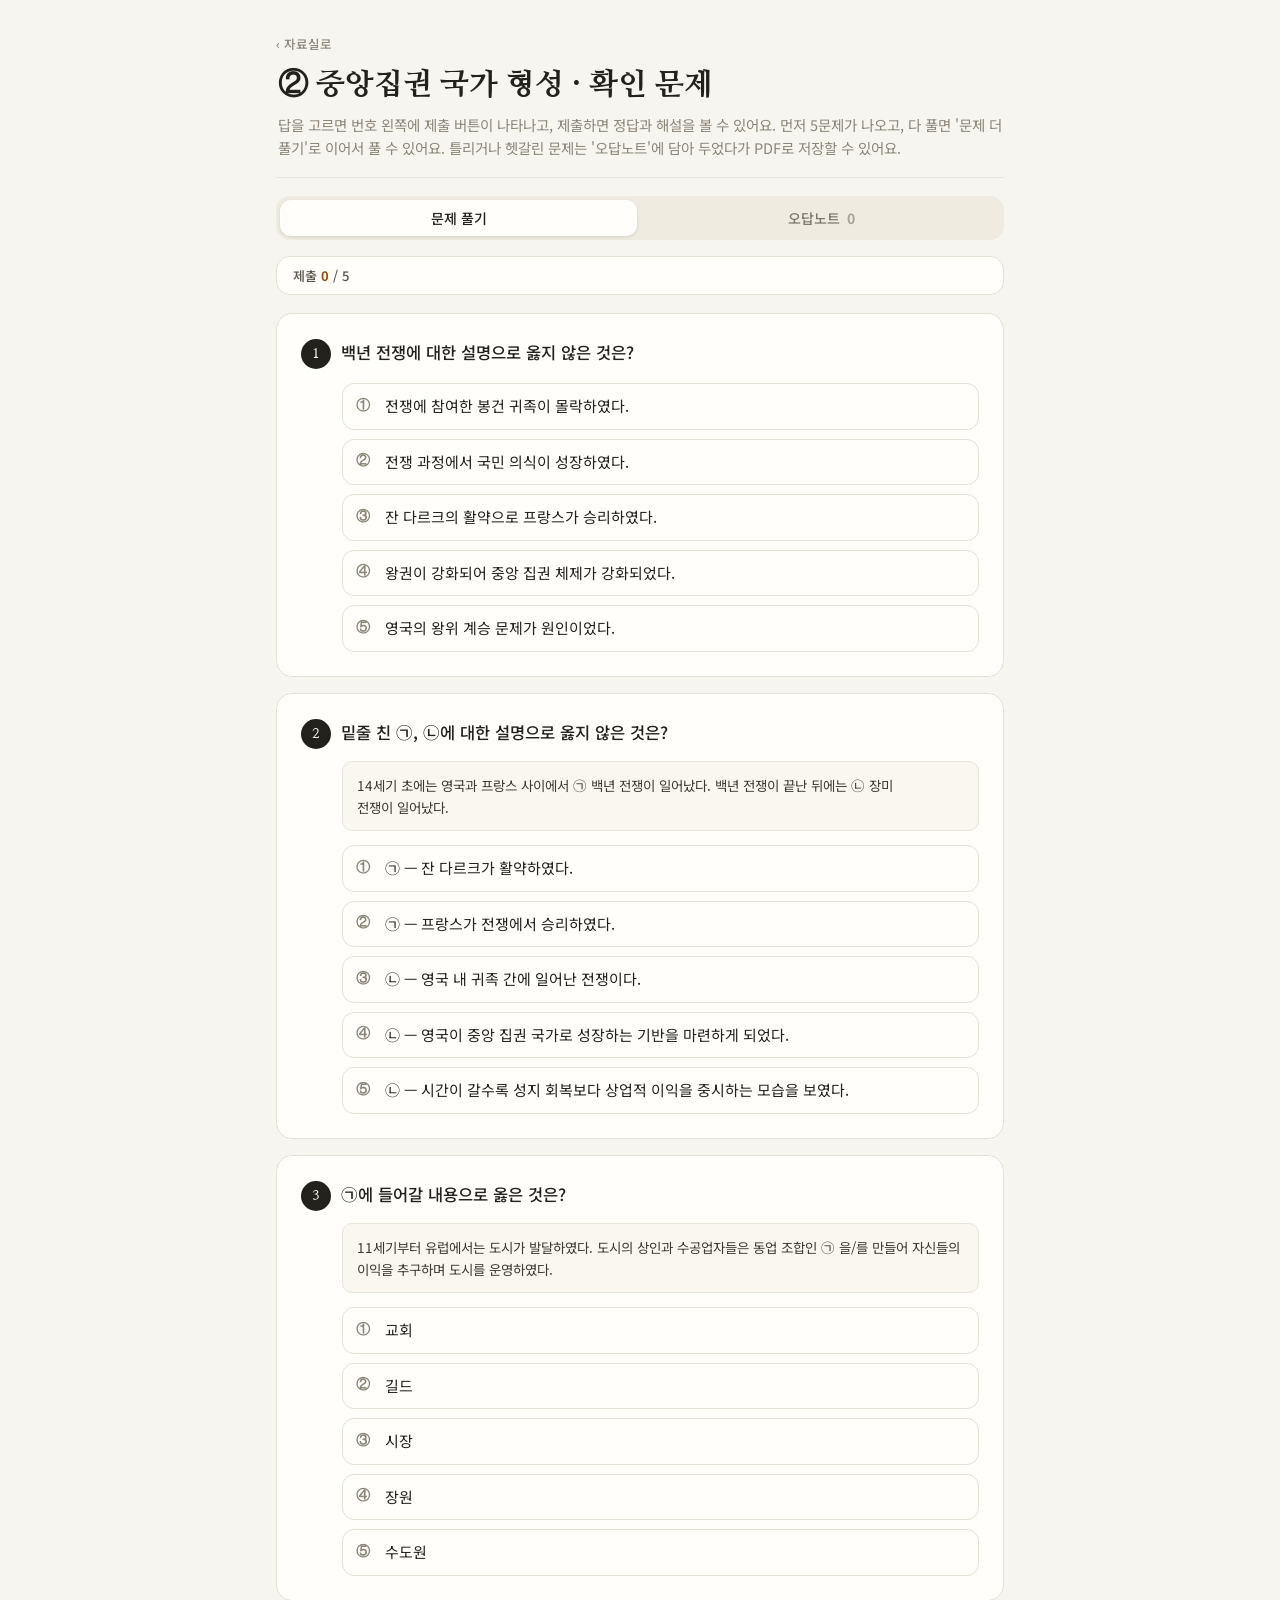
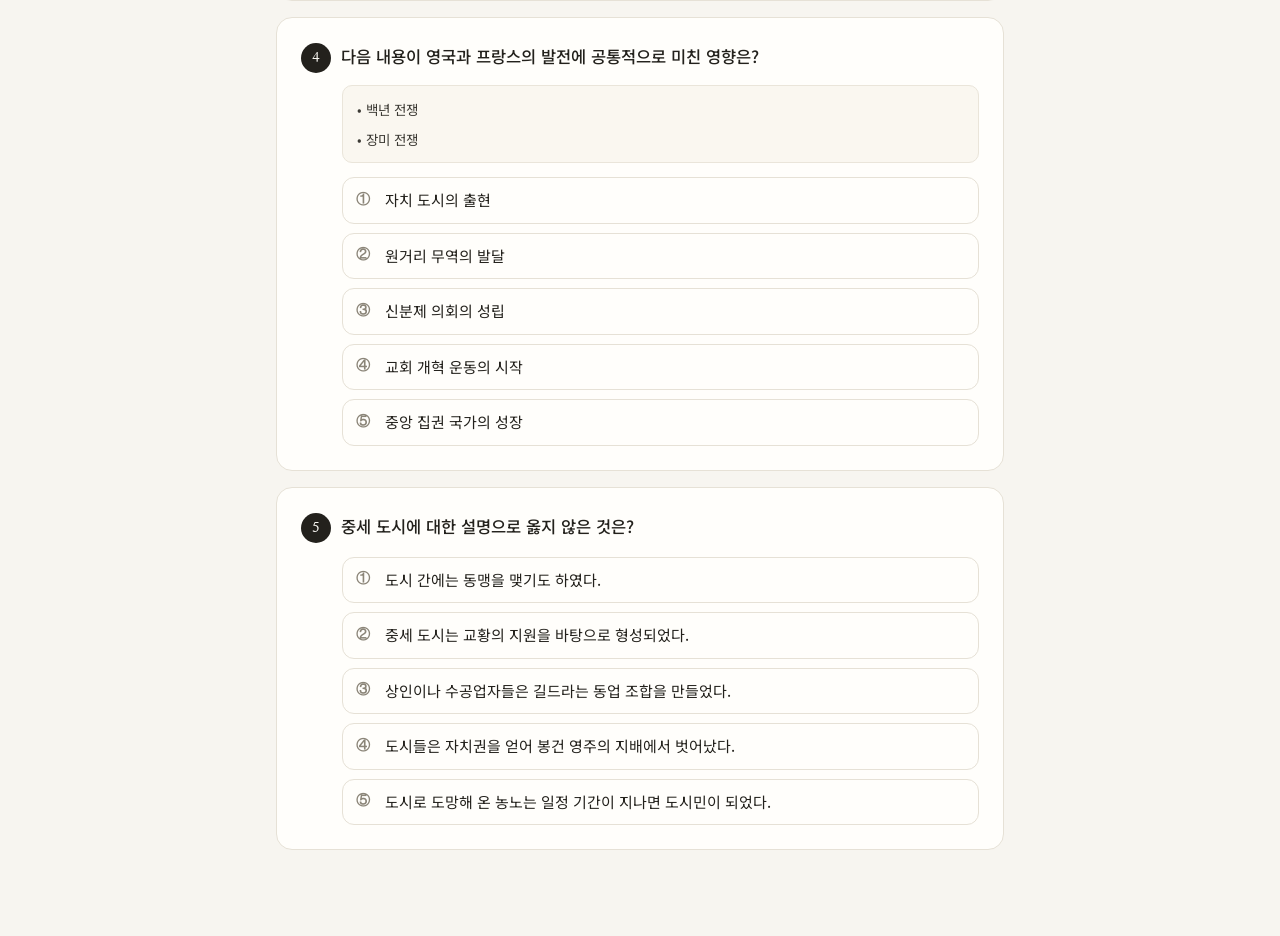
<file: quiz/02-04-03-2-quiz.html>
<!DOCTYPE html>
<html lang="ko">
<head>
<meta charset="utf-8">
<meta name="viewport" content="width=device-width,initial-scale=1,viewport-fit=cover">
<meta name="theme-color" content="#f7f5f0">
<title>중앙집권 국가 형성 확인 문제</title>
<link rel="preconnect" href="https://fonts.gstatic.com" crossorigin>
<link href="https://fonts.googleapis.com/css2?family=Noto+Sans+KR:wght@400;500;700;800&family=Nanum+Myeongjo:wght@400;700;800&display=swap" rel="stylesheet">
<link rel="stylesheet" href="quiz.css">
</head>
<body>

<div id="퀴즈"></div>

<script src="quiz-engine.js" charset="utf-8"></script>
<script>
const 문제전체 = [
  {
    지문: "㉠ 전쟁에 대한 설명으로 옳은 것은?",
    지도: [{ 파일: "img/02-04-03-2-joan-of-arc.png" }],
    보기: [
      "성지 회복을 목표로 시작되었다.",
      "서로마 제국의 멸망으로 이어졌다.",
      "그리스 정교가 성립하는 계기가 되었다.",
      "중앙 집권 국가의 등장에 영향을 주었다.",
      "성직자 임명권을 둘러싼 교황과 황제의 대립이 배경이 되었다."
    ],
    정답: 3,
    해설: "자료에서 잔 다르크가 활약한 점, 프랑스가 승리한 점 등을 통해 ㉠ 전쟁이 백년 전쟁임을 알 수 있다. 백년 전쟁은 왕권 강화를 배경으로 세력을 확대하던 영국과 프랑스가 플랑드르 지방과 왕위 계승 문제를 두고 충돌하면서 일어났다(1337~1453). 이 전쟁에서 승리하면서 프랑스는 국왕 중심의 중앙 집권 국가로 성장하는 기틀을 마련하였다. ① 십자군 전쟁, ② 게르만족의 이동, ③ 동서 교회의 분열, ⑤ 카노사의 굴욕과 관련된 설명이다."
  },
  {
    지문: "(가)에 들어갈 내용으로 가장 적절한 것은?",
    설명박스: [
      "역사 수행 평가 보고서",
      "제목: 14~15세기 유럽의 전쟁과 그 영향",
      "1. 전쟁의 발생",
      "- 백년 전쟁: 영국과 프랑스의 대립",
      "- 장미 전쟁: 영국 내 귀족 간의 대립",
      "2. 전쟁의 영향: (가)"
    ],
    보기: [
      "카노사의 굴욕이 발생하였다.",
      "중앙 집권 국가가 등장하였다.",
      "그라쿠스 형제가 개혁을 시도하였다.",
      "교황이 성직자 임명권을 차지하였다.",
      "비잔티움 제국이 전성기를 맞이하였다."
    ],
    정답: 1,
    해설: "14세기 초에 영국과 프랑스 사이에서 백년 전쟁이 일어났다. 프랑스는 이 전쟁에서 승리하여 중앙 집권 국가로 발전하는 기틀을 마련하였다. 백년 전쟁이 끝난 뒤 영국에서는 장미 전쟁이 일어났다. 이 과정에서 봉건 귀족이 몰락하고 왕권이 강화되어 영국은 중앙 집권 국가로 성장할 수 있었다. ① 카노사의 굴욕은 11세기에 발생하였다. ③ 로마 공화정 시기에 해당한다. ④ 교황권과 관련된 내용으로, 제시된 전쟁들과는 관련이 없다. ⑤ 6세기 유스티니아누스 황제와 관련된 내용이다."
  },
  {
    지문: "㉠에 들어갈 내용으로 옳은 것은?",
    설명박스: [
      "11세기부터 유럽에서는 도시가 발달하였다. 도시의 상인과 수공업자들은 동업 조합인 ㉠ 을/를 만들어 자신들의 이익을 추구하며 도시를 운영하였다."
    ],
    보기: ["교회", "길드", "시장", "장원", "수도원"],
    정답: 1,
    해설: "11세기부터 발달한 중세 유럽의 도시에서 상인과 수공업자들은 동업 조합인 길드를 만들어 도시를 운영하였다."
  },
  {
    지문: "중세 도시에 대한 설명으로 옳지 않은 것은?",
    보기: [
      "도시 간에는 동맹을 맺기도 하였다.",
      "중세 도시는 교황의 지원을 바탕으로 형성되었다.",
      "상인이나 수공업자들은 길드라는 동업 조합을 만들었다.",
      "도시들은 자치권을 얻어 봉건 영주의 지배에서 벗어났다.",
      "도시로 도망해 온 농노는 일정 기간이 지나면 도시민이 되었다."
    ],
    정답: 1,
    해설: "중세 도시는 농업 발달로 인한 잉여 농산물의 증가와 십자군 전쟁으로 인한 상공업의 발달을 기반으로 형성되었다. 도시는 왕권 신장을 노린 국왕의 지원을 받았다."
  },
  {
    지문: "밑줄 친 ㉠, ㉡에 대한 설명으로 옳지 않은 것은?",
    설명박스: [
      "14세기 초에는 영국과 프랑스 사이에서 ㉠ 백년 전쟁이 일어났다. 백년 전쟁이 끝난 뒤에는 ㉡ 장미 전쟁이 일어났다."
    ],
    보기: [
      "㉠ — 잔 다르크가 활약하였다.",
      "㉠ — 프랑스가 전쟁에서 승리하였다.",
      "㉡ — 영국 내 귀족 간에 일어난 전쟁이다.",
      "㉡ — 영국이 중앙 집권 국가로 성장하는 기반을 마련하게 되었다.",
      "㉡ — 시간이 갈수록 성지 회복보다 상업적 이익을 중시하는 모습을 보였다."
    ],
    정답: 4,
    해설: "잔 다르크의 활약으로 프랑스는 백년 전쟁에서 승리하였다. 이후 영국 내에서 귀족 간에 장미 전쟁이 일어났다. 두 전쟁을 통해 영국과 프랑스는 중앙 집권 국가로 성장하는 기반을 마련하였다. ⑤ 십자군 전쟁에 대한 설명이다."
  },
  {
    지문: "백년 전쟁에 대한 설명으로 옳지 않은 것은?",
    보기: [
      "전쟁에 참여한 봉건 귀족이 몰락하였다.",
      "전쟁 과정에서 국민 의식이 성장하였다.",
      "잔 다르크의 활약으로 프랑스가 승리하였다.",
      "왕권이 강화되어 중앙 집권 체제가 강화되었다.",
      "영국의 왕위 계승 문제가 원인이었다."
    ],
    정답: 4,
    해설: "백년 전쟁은 프랑스와 영국이 프랑스의 왕위 계승 문제를 두고 벌인 전쟁이다. ⑤ 영국의 장미 전쟁에 대한 설명이다."
  },
  {
    지문: "다음 내용이 영국과 프랑스의 발전에 공통적으로 미친 영향은?",
    설명박스: [
      "• 백년 전쟁",
      "• 장미 전쟁"
    ],
    보기: [
      "자치 도시의 출현",
      "원거리 무역의 발달",
      "신분제 의회의 성립",
      "교회 개혁 운동의 시작",
      "중앙 집권 국가의 성장"
    ],
    정답: 4,
    해설: "전쟁을 치르면서 많은 지방 세력들이 몰락하였으며, 국민 의식도 크게 높아졌다. 그 결과 영국과 프랑스는 국왕에게 권력이 집중된 중앙 집권 국가로 성장하였다."
  }
];

퀴즈시작({
  단원: '02-04-03-2',
  단원명: '중앙집권 국가 형성',
  제목: '② 중앙집권 국가 형성 · 확인 문제',
  한번에: 5,
  문제전체
});
</script>
</body>
</html>
</file>
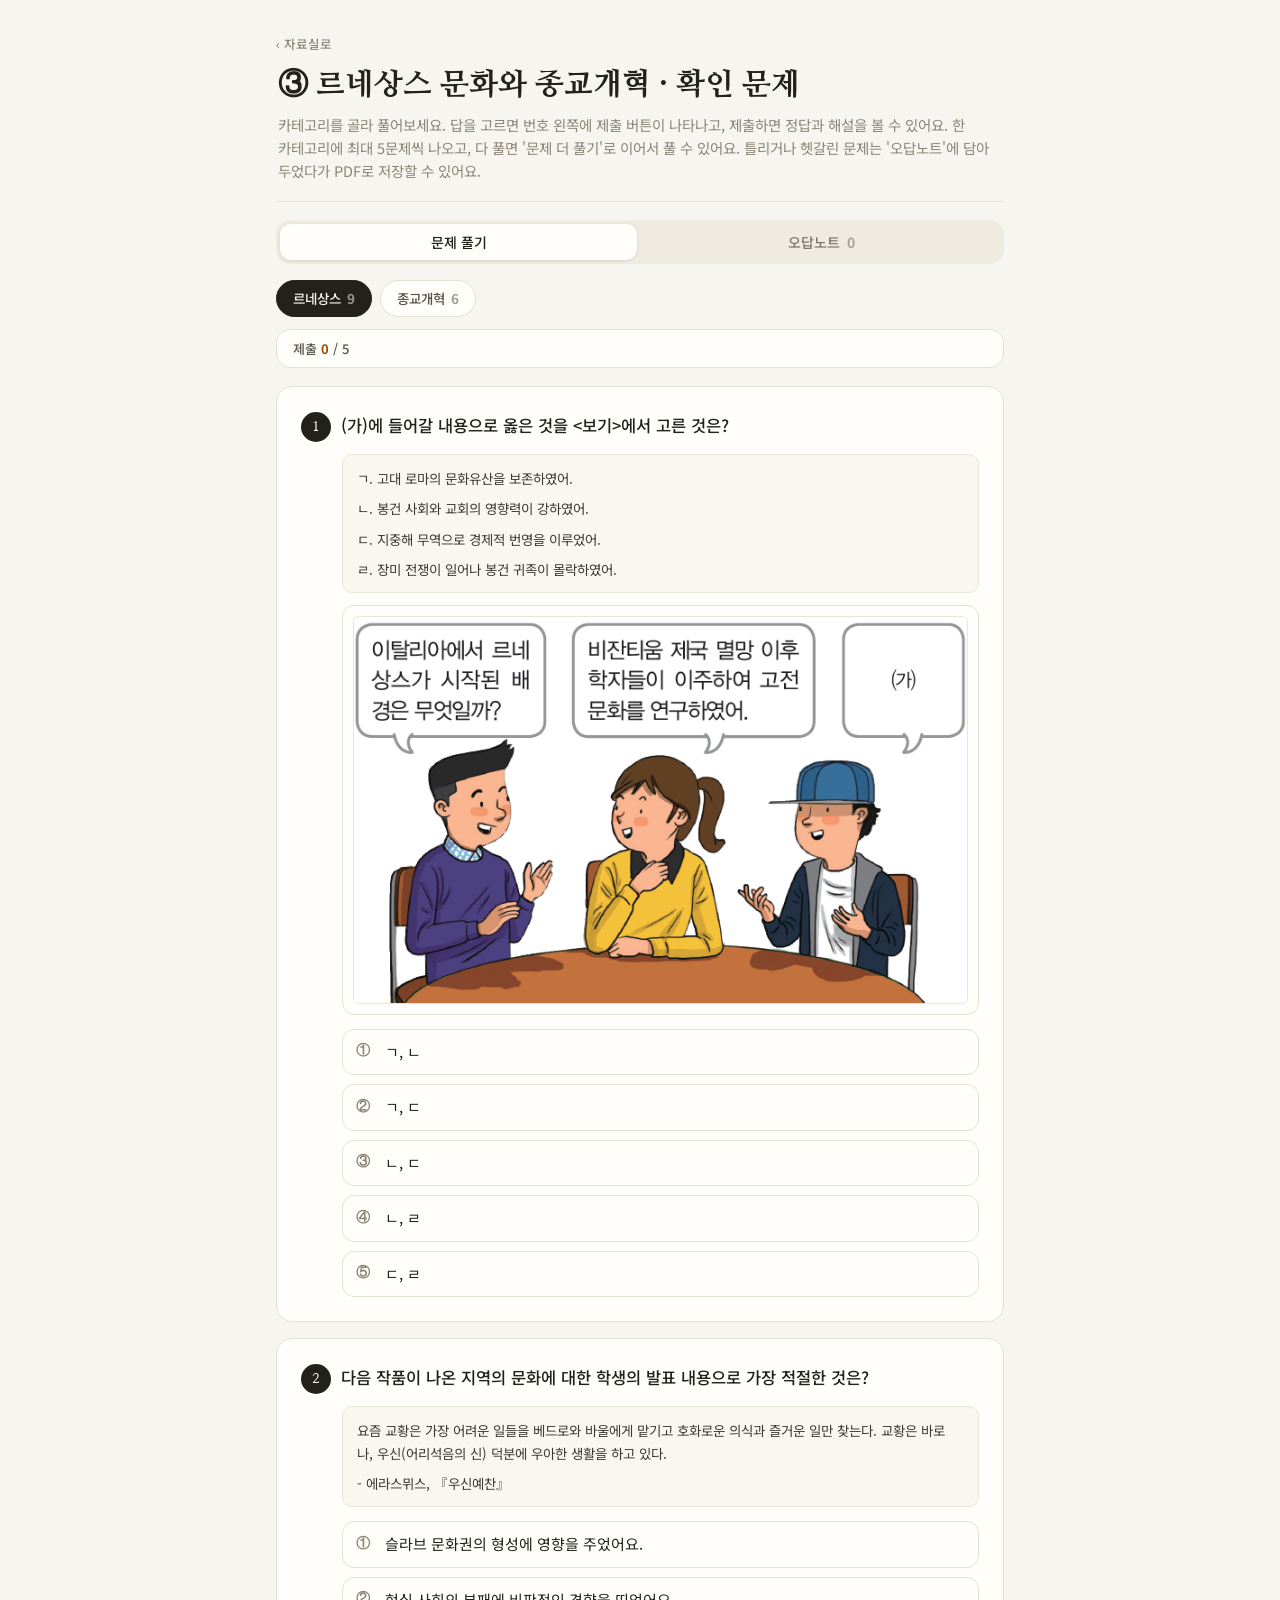
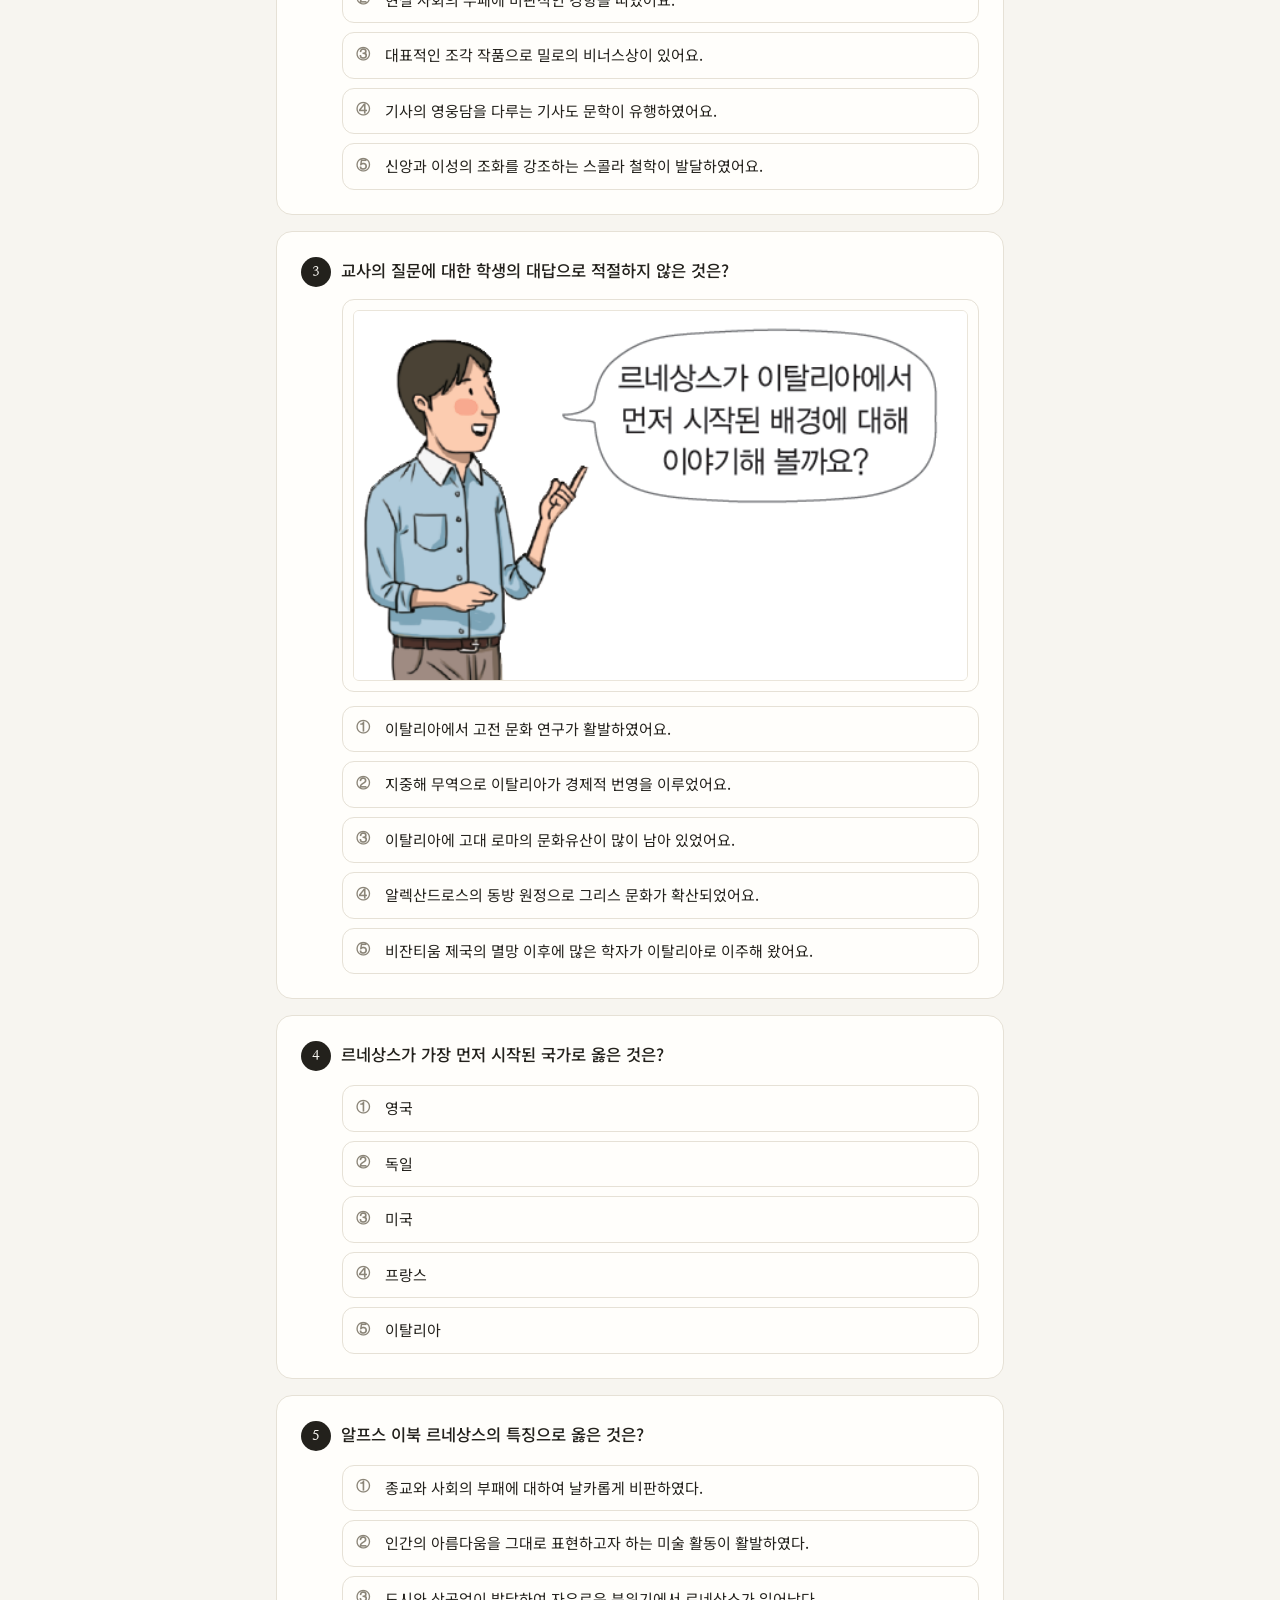
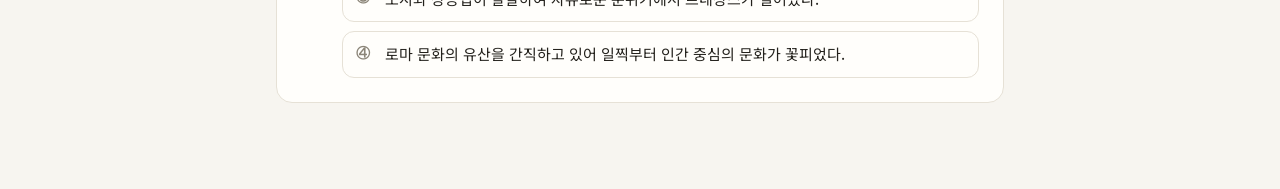
<file: quiz/02-04-03-3-quiz.html>
<!DOCTYPE html>
<html lang="ko">
<head>
<meta charset="utf-8">
<meta name="viewport" content="width=device-width,initial-scale=1,viewport-fit=cover">
<meta name="theme-color" content="#f7f5f0">
<title>르네상스 문화와 종교개혁 확인 문제</title>
<link rel="preconnect" href="https://fonts.gstatic.com" crossorigin>
<link href="https://fonts.googleapis.com/css2?family=Noto+Sans+KR:wght@400;500;700;800&family=Nanum+Myeongjo:wght@400;700;800&display=swap" rel="stylesheet">
<link rel="stylesheet" href="quiz.css">
</head>
<body>

<div id="퀴즈"></div>

<script src="quiz-engine.js" charset="utf-8"></script>
<script>
const 문제전체 = [
  {
    카테고리: '르네상스',
    지문: "(가)에 들어갈 내용으로 옳은 것을 <보기>에서 고른 것은?",
    지도: [{ 파일: "img/02-04-03-3-italy-dialogue.png" }],
    설명박스: [
      "ㄱ. 고대 로마의 문화유산을 보존하였어.",
      "ㄴ. 봉건 사회와 교회의 영향력이 강하였어.",
      "ㄷ. 지중해 무역으로 경제적 번영을 이루었어.",
      "ㄹ. 장미 전쟁이 일어나 봉건 귀족이 몰락하였어."
    ],
    보기: ["ㄱ, ㄴ", "ㄱ, ㄷ", "ㄴ, ㄷ", "ㄴ, ㄹ", "ㄷ, ㄹ"],
    정답: 1,
    해설: "이탈리아는 고대 로마의 문화유산이 많이 남아 있었고, 지중해 무역으로 경제적 번영을 누렸다. 또한 비잔티움 제국의 멸망 이후 많은 학자가 이주해 오면서 고전 문화 연구가 활발하였다. 이를 배경으로 이탈리아에서 르네상스가 가장 먼저 일어났다. ㄴ. 알프스 이북 지역, ㄹ. 영국과 관련된 내용이다."
  },
  {
    카테고리: '르네상스',
    지문: "교사의 질문에 대한 학생의 대답으로 적절하지 않은 것은?",
    지도: [{ 파일: "img/02-04-03-3-teacher-question.png" }],
    보기: [
      "이탈리아에서 고전 문화 연구가 활발하였어요.",
      "지중해 무역으로 이탈리아가 경제적 번영을 이루었어요.",
      "이탈리아에 고대 로마의 문화유산이 많이 남아 있었어요.",
      "알렉산드로스의 동방 원정으로 그리스 문화가 확산되었어요.",
      "비잔티움 제국의 멸망 이후에 많은 학자가 이탈리아로 이주해 왔어요."
    ],
    정답: 3,
    해설: "르네상스는 고대 로마의 문화유산이 많이 남아 있고, 지중해 무역으로 경제적 번영을 이루었던 이탈리아에서 시작되었다. 특히 비잔티움 제국 멸망 이후 많은 학자가 이주해 오면서 이탈리아에서는 고전 문화 연구가 더욱 활발해졌다. ④ 헬레니즘 문화의 성립 배경이다."
  },
  {
    카테고리: '르네상스',
    지문: "알프스 이북 르네상스의 특징으로 옳은 것은?",
    보기: [
      "종교와 사회의 부패에 대하여 날카롭게 비판하였다.",
      "인간의 아름다움을 그대로 표현하고자 하는 미술 활동이 활발하였다.",
      "도시와 상공업이 발달하여 자유로운 분위기에서 르네상스가 일어났다.",
      "로마 문화의 유산을 간직하고 있어 일찍부터 인간 중심의 문화가 꽃피었다."
    ],
    정답: 0,
    해설: "알프스 이북 지역은 당시 가톨릭교회에서 뇌물이나 성직 매매 등 부정부패가 일어나 개혁의 요구가 높았기 때문에 이 지역의 르네상스는 사회와 종교의 모순을 비판하는 경향이 강하였다. 나머지는 이탈리아의 르네상스와 관련이 있다."
  },
  {
    카테고리: '르네상스',
    지문: "알프스 이북 르네상스에 대한 설명으로 옳지 않은 것은?",
    보기: [
      "이탈리아로부터 전파되었다.",
      "사회 개혁적인 성격을 띠었다.",
      "현실에 대한 비판이 활발하였다.",
      "미술 분야에서 특히 활발한 움직임을 보였다.",
      "교회의 부패를 풍자하는 내용의 저술이 많았다."
    ],
    정답: 3,
    해설: "르네상스 시대에 특히 미술 분야에서 두드러진 업적을 남긴 나라는 이탈리아이다. 이탈리아의 르네상스는 신 중심 문화에서 벗어나 인간의 아름다움과 세속의 미를 예술 작품으로 표현하였다. 그러나 알프스 이북의 르네상스는 종교를 비판하거나 사회 문제를 개혁하려는 경향이 강하였다. 두 지역의 르네상스가 서로 달랐던 이유는 이탈리아에 비해 알프스 이북에서는 봉건 제도와 교회의 힘이 강하게 남아 있었기 때문이다."
  },
  {
    카테고리: '르네상스',
    지문: "다음 작품이 나온 지역의 문화에 대한 학생의 발표 내용으로 가장 적절한 것은?",
    설명박스: [
      "요즘 교황은 가장 어려운 일들을 베드로와 바울에게 맡기고 호화로운 의식과 즐거운 일만 찾는다. 교황은 바로 나, 우신(어리석음의 신) 덕분에 우아한 생활을 하고 있다.",
      "- 에라스뮈스, 『우신예찬』"
    ],
    보기: [
      "슬라브 문화권의 형성에 영향을 주었어요.",
      "현실 사회의 부패에 비판적인 경향을 띠었어요.",
      "대표적인 조각 작품으로 밀로의 비너스상이 있어요.",
      "기사의 영웅담을 다루는 기사도 문학이 유행하였어요.",
      "신앙과 이성의 조화를 강조하는 스콜라 철학이 발달하였어요."
    ],
    정답: 1,
    해설: "에라스뮈스의 『우신예찬』은 알프스 이북의 르네상스를 대표하는 작품이다. 이탈리아의 르네상스가 16세기 이후 알프스 이북으로 확산되면서, 이 지역의 인문주의자들은 현실 사회와 교회의 부패, 성직자의 타락 등을 비판하였다. ① 비잔티움 문화, ③ 헬레니즘 문화, ④, ⑤ 르네상스 이전의 서유럽 문화에 대한 설명이다."
  },
  {
    카테고리: '종교개혁',
    지문: "종교 개혁에 대한 내용을 옳게 연결한 것은?",
    보기: [
      "루터 ― 예정설 주장",
      "칼뱅 ― 95개조 반박문 발표",
      "30년 전쟁 ― 신교 간의 종교 전쟁",
      "아우크스부르크 화의 ― 루터파 교회 인정",
      "베스트팔렌 조약 ― 모든 신교가 신앙의 자유 획득"
    ],
    정답: 3,
    해설: "칼뱅이 예정설을 주장하였고, 루터가 95개조 반박문을 발표하였다. 30년 전쟁은 로마 가톨릭과 신교 간의 종교 전쟁이었다. 베스트팔렌 조약으로 칼뱅파 교회가 신앙의 자유를 얻었다. 아우크스부르크 화의에서는 루터파 교회가 공식 인정되었다."
  },
  {
    카테고리: '종교개혁',
    지문: "밑줄 친 '이 전쟁'의 결과로 옳은 것은?",
    지도: [{ 파일: "img/02-04-03-3-thirty-years-war.png" }],
    보기: [
      "장원이 해체되었다.",
      "봉건제가 성립하였다.",
      "지중해 무역이 발달하였다.",
      "비잔티움 제국이 멸망하였다.",
      "베스트팔렌 조약이 체결되었다."
    ],
    정답: 4,
    해설: "밑줄 친 '이 전쟁'은 30년 전쟁이다. 독일에서 일어난 종교 전쟁인 30년 전쟁은 유럽의 여러 나라가 참가한 국제 전쟁으로 확대되었다. 전쟁은 베스트팔렌 조약이 체결되면서 끝이 났고, 이를 통해 칼뱅파도 공식적으로 인정받게 되었다. ① 상업과 도시의 발달, 흑사병의 유행 등과 관련이 있다. ② 9세기 프랑크 왕국의 분열, 이민족의 침입 등과 관련이 있다. ③ 십자군 전쟁의 결과 등과 관련이 있다. ④ 비잔티움 제국은 15세기 오스만 제국에 의해 멸망하였다."
  },
  {
    카테고리: '르네상스',
    지문: "르네상스가 가장 먼저 시작된 국가로 옳은 것은?",
    보기: ["영국", "독일", "미국", "프랑스", "이탈리아"],
    정답: 4,
    해설: "르네상스는 이탈리아에서 시작되어 16세기 이후 알프스 이북으로 전파되었다."
  },
  {
    카테고리: '르네상스',
    지문: "이탈리아에서 르네상스가 가장 먼저 시작된 배경으로 옳지 않은 것은?",
    보기: [
      "신항로 개척으로 대서양 연안의 도시가 성장하였다.",
      "무역이 번영하면서 자유로운 시민 생활이 발달하였다.",
      "옛 로마 문명의 중심지로 문화유산이 보존되어 있었다.",
      "도시의 부유한 시민이 학문과 예술을 후원하는 분위기가 마련되었다.",
      "비잔티움 제국의 멸망 이후 망명해 온 학자들의 고전 연구가 활발했다."
    ],
    정답: 0,
    해설: "르네상스가 가장 먼저 일어났던 이탈리아는 지중해 연안 국가로, 지중해 무역으로 번영하였다. 대서양 연안 도시의 성장은 신항로 개척 이후의 일이므로 이탈리아 르네상스의 배경이 될 수 없다."
  },
  {
    카테고리: '르네상스',
    지문: "르네상스의 근본정신으로 옳은 것은?",
    보기: ["금욕주의", "인문주의", "전체주의", "쾌락주의", "세계 시민주의"],
    정답: 1,
    해설: "르네상스의 근본정신은 인문주의이다. 인문주의는 그리스·로마 문화를 본받아 인간의 개성과 능력을 중시하였다."
  },
  {
    카테고리: '르네상스',
    지문: "르네상스에 대한 설명으로 옳은 것은?",
    보기: [
      "교회의 봉건 제후 세력이 강화되었다.",
      "알프스 이북 지역에서 처음 시작되었다.",
      "로마 제국의 부활을 위한 팽창 운동이었다.",
      "중세 사회로의 전환기에 전개된 운동이었다.",
      "현세적이고 인간 중심적인 문화 운동이었다."
    ],
    정답: 4,
    해설: "르네상스는 그리스, 로마의 고전 문화를 부활시키는 것을 목표로 한 근대화 운동으로, 인간 중심의 사고방식과 현세에 대한 관심 등을 주장한 인문주의를 근본정신으로 하였다."
  },
  {
    카테고리: '종교개혁',
    지문: "칼뱅의 종교 개혁에 대한 내용으로 옳은 것은?",
    보기: [
      "예정설을 주장하였다.",
      "루터의 종교 개혁에 영향을 주었다.",
      "교황청의 면벌부 판매가 직접적인 원인이었다.",
      "제후들의 지지를 받아 종교 개혁에 성공하였다.",
      "아우크스부르크 화의에서 정식 종교로 인정받았다."
    ],
    정답: 0,
    해설: "칼뱅은 인간의 구원은 이미 신에 의해 정해져 있다는 예정설을 주장하며, 현세에서 부지런히 일할 것을 강조하였다. 이러한 주장은 도시 시민 계급의 환영을 받았다."
  },
  {
    카테고리: '종교개혁',
    지문: "다음 주장과 관련된 내용을 옳게 설명한 학생은?",
    설명박스: [
      "'인간의 구원은 이미 신에 의해 정해져 있다.'라고 주장하며, 현세에서 부지런히 일할 것을 강조하였다."
    ],
    보기: [
      "미연: 영국에서 일어난 종교 개혁이야.",
      "수진: 도시 시민 계급의 환영을 받았을 거야.",
      "현우: 많은 제후와 농민의 지지를 받았을 거야.",
      "재희: 영국 국교회가 성립하는 데 결정적인 역할을 했을 거야.",
      "준수: 구원은 오직 믿음을 통해서만 가능하다고 주장했을 거야."
    ],
    정답: 1,
    해설: "제시된 주장은 칼뱅의 예정설이다. 칼뱅은 직업에 충실할 것을 주장하며 부의 축적을 인정했기 때문에 도시 시민 계급의 환영을 받았다. ① 칼뱅은 스위스에서 활동하였다. ④ 영국 국교회는 헨리 8세의 수장법을 기반으로 성립하였다."
  },
  {
    카테고리: '종교개혁',
    지문: "다음과 같은 주장을 한 인물에 대한 설명으로 옳은 것은?",
    설명박스: [
      "교황이 모든 벌을 면제한다고 선언한다면 그것은 진정한 의미에서의 모든 벌이 아니라, 단지 교황 자신이 내린 벌을 면제한다는 것뿐이다.",
      "- 「95개조 반박문」"
    ],
    보기: [
      "예정설을 주장하였다.",
      "스콜라 철학을 집대성하였다.",
      "교황의 면벌부 판매를 비판하였다.",
      "국왕이 교회의 수장임을 선언하였다.",
      "지동설을 주장하여 당시 사람들의 우주관에 변화를 주었다."
    ],
    정답: 2,
    해설: "제시된 자료는 루터의 주장에 해당한다. 루터는 「95개조 반박문」에서 교황의 면벌부 판매를 비판하였다. ① 칼뱅, ② 토마스 아퀴나스, ④ 영국의 헨리 8세, ⑤ 코페르니쿠스, 갈릴레이와 관련이 있다."
  },
  {
    카테고리: '종교개혁',
    지문: "다음 주장에 가장 적극적인 지지를 보냈던 계층으로 옳은 것은?",
    설명박스: [
      "인간이 구원을 받느냐 못 받느냐 하는 것은 신이 미리 정해 놓았다. 직업은 신이 인간에게 부여한 소명이니, 각자 직업에 충실하는 것이 구원에 대한 확신을 얻는 길이다."
    ],
    보기: ["교황", "농노", "노예", "봉건 제후", "도시 시민"],
    정답: 4,
    해설: "제시된 주장은 칼뱅의 예정설이다. 칼뱅은 직업에 충실할 것을 주장하며 부의 축적을 인정했기 때문에 도시 시민 계급의 지지를 받았다."
  }
];

const 카테고리목록 = [
  { key: '르네상스', label: '르네상스' },
  { key: '종교개혁', label: '종교개혁' }
];

퀴즈시작({
  단원: '02-04-03-3',
  단원명: '르네상스 문화와 종교개혁',
  제목: '③ 르네상스 문화와 종교개혁 · 확인 문제',
  한번에: 5,
  카테고리목록,
  문제전체
});
</script>
</body>
</html>
</file>
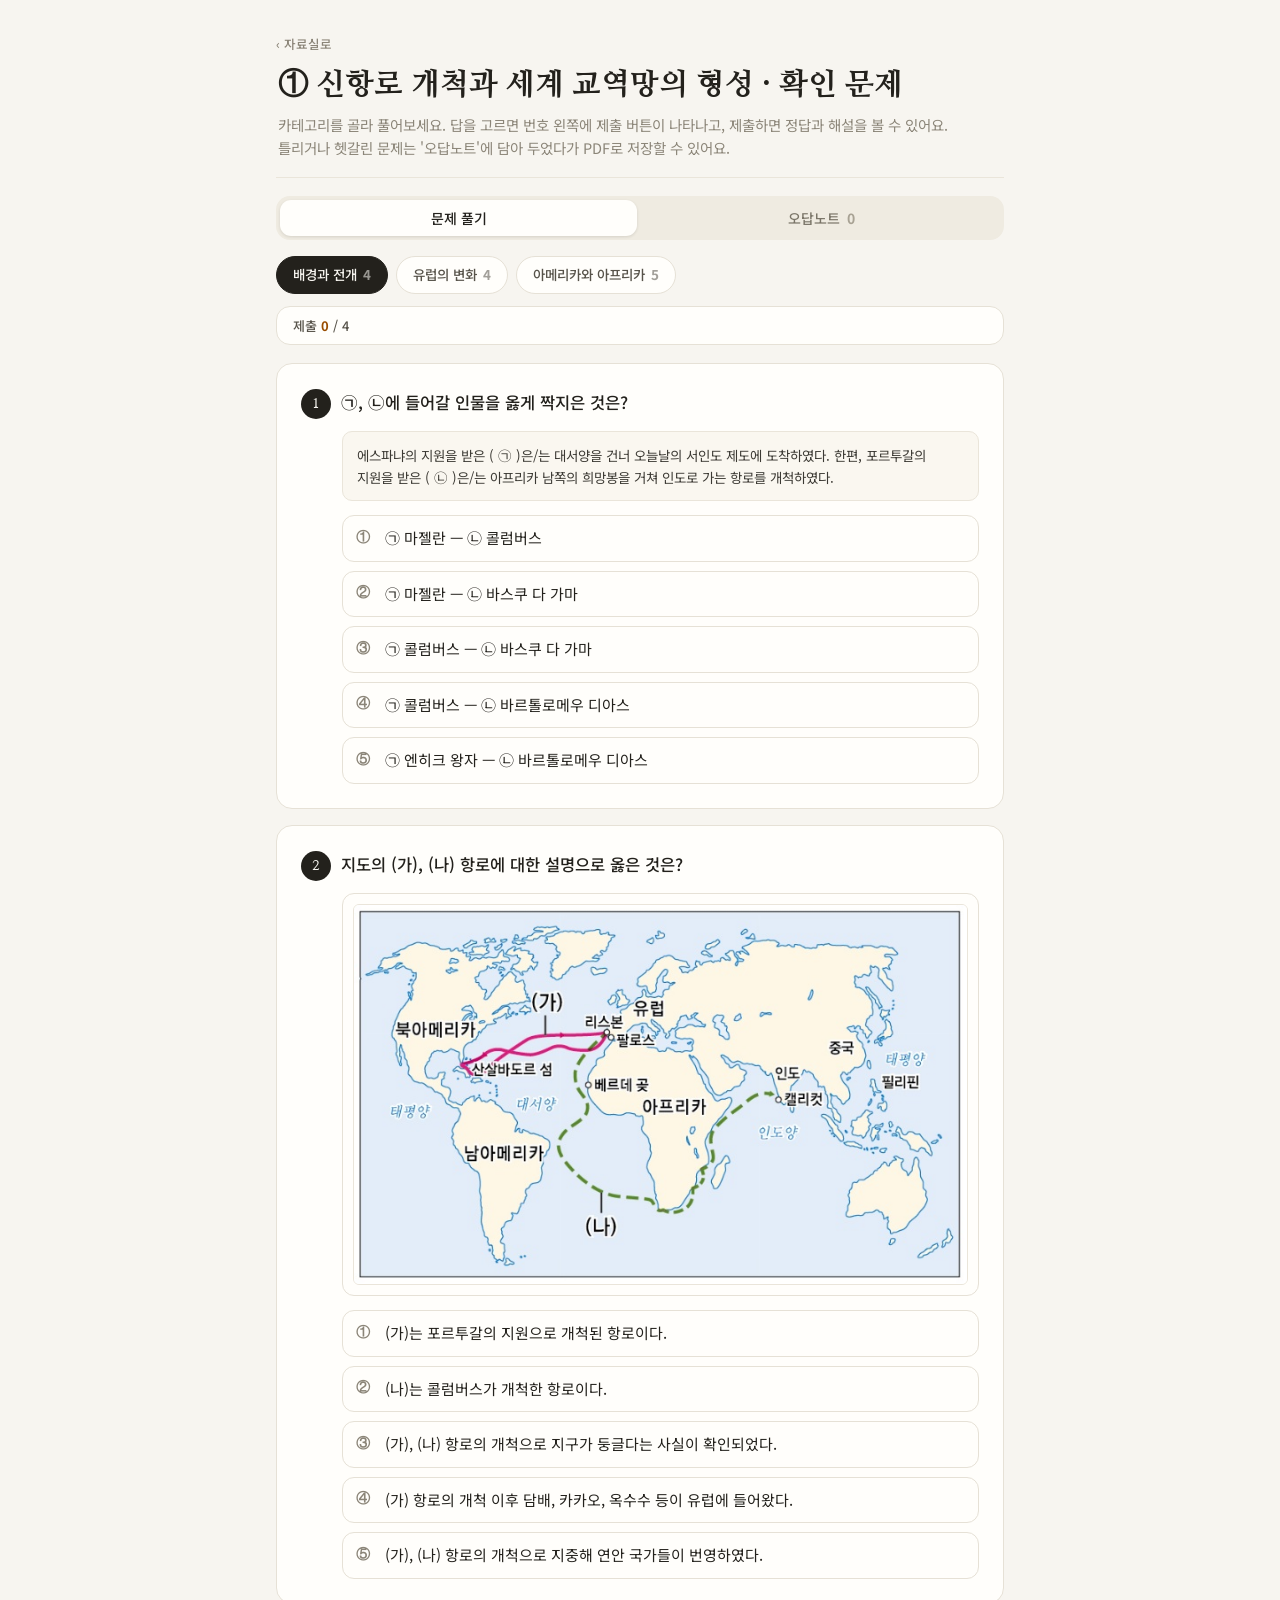
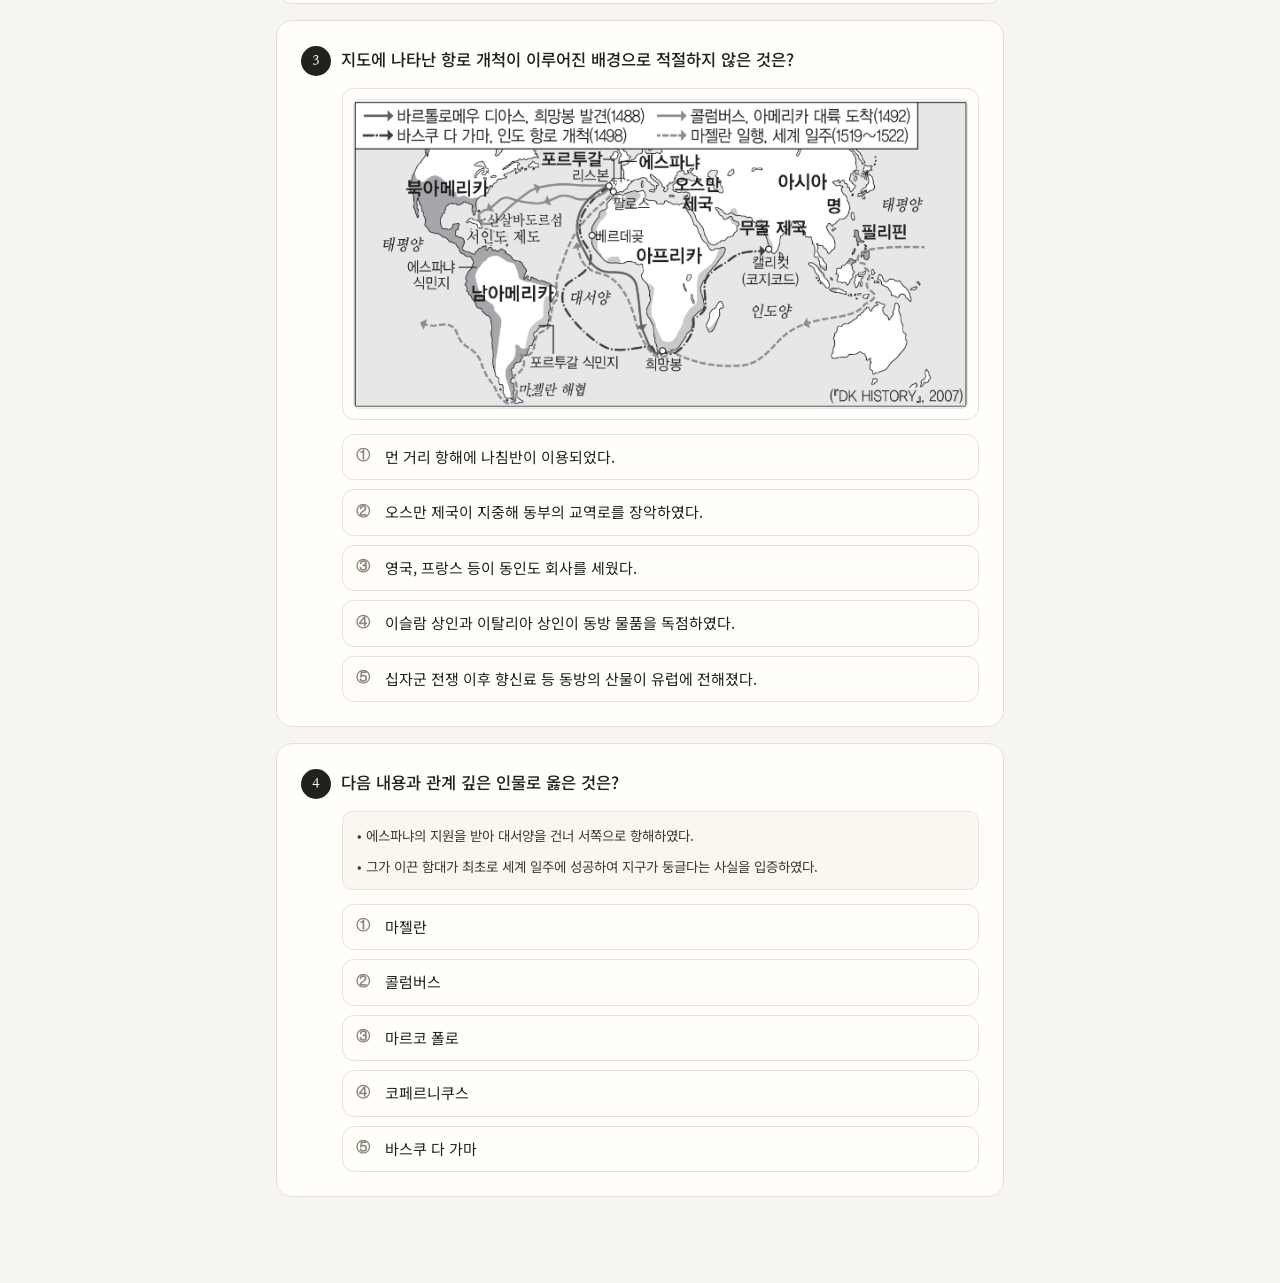
<file: quiz/03-04-01-1-quiz.html>
<!DOCTYPE html>
<html lang="ko">
<head>
<meta charset="utf-8">
<meta name="viewport" content="width=device-width,initial-scale=1,viewport-fit=cover">
<meta name="theme-color" content="#f7f5f0">
<title>신항로 개척과 세계 교역망의 형성 확인 문제</title>
<link rel="preconnect" href="https://fonts.gstatic.com" crossorigin>
<link href="https://fonts.googleapis.com/css2?family=Noto+Sans+KR:wght@400;500;700;800&family=Nanum+Myeongjo:wght@400;700;800&display=swap" rel="stylesheet">
<link rel="stylesheet" href="quiz.css">
</head>
<body>

<div id="퀴즈"></div>

<script src="quiz-engine.js" charset="utf-8"></script>
<script>
const 문제전체 = [
  {
    카테고리: '배경과 전개',
    지문: "다음 내용과 관계 깊은 인물로 옳은 것은?",
    설명박스: [
      "• 에스파냐의 지원을 받아 대서양을 건너 서쪽으로 항해하였다.",
      "• 그가 이끈 함대가 최초로 세계 일주에 성공하여 지구가 둥글다는 사실을 입증하였다."
    ],
    보기: ["마젤란", "콜럼버스", "마르코 폴로", "코페르니쿠스", "바스쿠 다 가마"],
    정답: 0,
    해설: "마젤란은 에스파냐의 지원을 받아 남아메리카 남쪽 끝의 마젤란 해협을 지나 태평양을 건넜다. 마젤란은 항해 도중 필리핀에서 목숨을 잃었지만, 남은 일행이 에스파냐로 돌아와 최초로 세계 일주에 성공하였다. 이를 통해 지구가 둥글다는 사실이 직접 입증되었다."
  },
  {
    카테고리: '유럽의 변화',
    지문: "신항로 개척 이후 아메리카 대륙에서 유럽으로 전해진 작물로 옳지 않은 것은?",
    보기: ["감자", "담배", "옥수수", "카카오", "후추"],
    정답: 4,
    해설: "감자, 담배, 옥수수, 카카오, 토마토 등은 신항로 개척 이후 아메리카에서 유럽으로 전해졌다. ⑤ 후추와 같은 향신료는 아시아에서 들어온 동방의 산물이다."
  },
  {
    카테고리: '배경과 전개',
    지문: "㉠, ㉡에 들어갈 인물을 옳게 짝지은 것은?",
    설명박스: [
      "에스파냐의 지원을 받은 ( ㉠ )은/는 대서양을 건너 오늘날의 서인도 제도에 도착하였다. 한편, 포르투갈의 지원을 받은 ( ㉡ )은/는 아프리카 남쪽의 희망봉을 거쳐 인도로 가는 항로를 개척하였다."
    ],
    보기: [
      "㉠ 마젤란 — ㉡ 콜럼버스",
      "㉠ 마젤란 — ㉡ 바스쿠 다 가마",
      "㉠ 콜럼버스 — ㉡ 바스쿠 다 가마",
      "㉠ 콜럼버스 — ㉡ 바르톨로메우 디아스",
      "㉠ 엔히크 왕자 — ㉡ 바르톨로메우 디아스"
    ],
    정답: 2,
    해설: "콜럼버스는 대서양을 건너 오늘날의 서인도 제도에 도착하였고(1492), 바스쿠 다 가마는 희망봉을 거쳐 인도의 캘리컷에 이르는 항로를 개척하였다(1498). 바르톨로메우 디아스는 아프리카 남쪽의 희망봉에 처음 도착하였을 뿐 인도까지 가지는 못하였다. 마젤란의 함대는 태평양을 가로질러 최초로 세계 일주에 성공하였다."
  },
  {
    카테고리: '배경과 전개',
    지문: "지도에 나타난 항로 개척이 이루어진 배경으로 적절하지 않은 것은?",
    지도: [{ 파일: "img/03-04-01-1-route-map.png" }],
    보기: [
      "먼 거리 항해에 나침반이 이용되었다.",
      "오스만 제국이 지중해 동부의 교역로를 장악하였다.",
      "영국, 프랑스 등이 동인도 회사를 세웠다.",
      "이슬람 상인과 이탈리아 상인이 동방 물품을 독점하였다.",
      "십자군 전쟁 이후 향신료 등 동방의 산물이 유럽에 전해졌다."
    ],
    정답: 2,
    해설: "십자군 전쟁 이후 향신료 등 동방의 산물이 유럽에 전해지면서 유럽인들은 동방에 대한 관심을 키웠다. 그러나 오스만 제국이 지중해 동부의 교역로를 장악하고 이슬람 상인과 이탈리아 상인이 동방 물품을 독점하자, 유럽인들은 동방과 직접 교역하기 위해 새로운 항로를 찾아 나섰다. 나침반이 먼 거리 항해에 이용되면서 신항로 개척은 더욱 활기를 띠었다. ③ 영국, 프랑스 등이 동인도 회사를 세운 것은 신항로 개척 이후의 일이다."
  },
  {
    카테고리: '유럽의 변화',
    지문: "신항로 개척이 가져온 유럽 사회의 변화를 <보기>에서 있는 대로 고른 것은?",
    설명박스: [
      "<보기>",
      "ㄱ. 담배, 카카오 등 새로운 산물의 전래",
      "ㄴ. 아메리카로부터 많은 양의 금과 은 유입",
      "ㄷ. 무역의 중심지가 대서양에서 지중해로 이동",
      "ㄹ. 상업 자본이 성장하여 근대 자본주의의 바탕 마련"
    ],
    보기: ["ㄱ, ㄴ, ㄷ", "ㄱ, ㄴ, ㄹ", "ㄱ, ㄷ, ㄹ", "ㄴ, ㄷ, ㄹ", "ㄱ, ㄴ, ㄷ, ㄹ"],
    정답: 1,
    해설: "신항로 개척 이후 새로운 산물이 들어와 유럽인의 생활이 달라졌고, 아메리카의 금과 은이 많이 들어와 물가가 크게 오르는 가격 혁명이 일어났다. 이 과정에서 상업 자본이 성장하여 근대 자본주의의 바탕이 마련되었다. ㄷ. 무역의 중심지는 지중해에서 대서양으로 옮겨 갔다. 방향이 거꾸로 되어 있다."
  },
  {
    카테고리: '유럽의 변화',
    지문: "㉠, ㉡에 들어갈 말을 옳게 짝지은 것은?",
    설명박스: [
      "15세기 말 새로운 항로가 개척된 이후 유럽의 무역 중심지는 ( ㉠ )에서 ( ㉡ )(으)로 옮겨 갔다."
    ],
    보기: [
      "㉠ 지중해 — ㉡ 흑해",
      "㉠ 지중해 — ㉡ 인도양",
      "㉠ 지중해 — ㉡ 대서양",
      "㉠ 대서양 — ㉡ 지중해",
      "㉠ 대서양 — ㉡ 태평양"
    ],
    정답: 2,
    해설: "신항로 개척 이후 유럽의 무역 중심지는 지중해에서 대서양으로 옮겨 갔다. 그 결과 이탈리아 도시들이 쇠퇴하고 포르투갈, 에스파냐 등 대서양 연안 국가들이 번영하였다."
  },
  {
    카테고리: '유럽의 변화',
    지문: "신항로 개척의 영향으로 옳지 않은 것은?",
    보기: [
      "근대 자본주의의 바탕이 마련되었다.",
      "동방의 향신료, 차 등이 유럽에 대량으로 들어왔다.",
      "아메리카의 담배, 감자, 옥수수 등이 유럽에 전해졌다.",
      "여러 지역이 교류하면서 세계가 더욱 밀접하게 연결되었다.",
      "이탈리아 도시 등 지중해 연안 지역의 무역이 더욱 번성하였다."
    ],
    정답: 4,
    해설: "신항로 개척 이후 무역의 중심지가 지중해에서 대서양으로 옮겨 가면서 포르투갈, 에스파냐 등 대서양 연안 국가들이 번영하였다. 반면 지중해 무역에 기대던 이탈리아 도시들은 점차 쇠퇴하였다."
  },
  {
    카테고리: '아메리카와 아프리카',
    지문: "지도에 나타난 무역에 대한 설명으로 옳은 것은?",
    지도: [{ 파일: "img/03-04-01-1-triangle-trade.png" }],
    보기: [
      "이슬람 상인과 이탈리아 상인이 독점하였다.",
      "지중해를 중심으로 무역이 이루어졌다.",
      "신항로 개척이 일어나는 데 영향을 주었다.",
      "유럽에서 가격 혁명이 일어나는 배경이 되었다.",
      "아프리카 노예 무역이 쇠퇴하는 결과를 가져왔다."
    ],
    정답: 3,
    해설: "지도는 신항로 개척 이후 유럽·아프리카·아메리카를 잇는 대서양 삼각 무역을 나타낸 것이다. 이 무역으로 아메리카의 은이 유럽으로 대량 유입되어 물가가 크게 오르는 가격 혁명이 일어났다. ① 이슬람 상인과 이탈리아 상인의 동방 물품 독점은 신항로 개척 이전의 모습이다. ② 삼각 무역은 대서양을 중심으로 이루어졌다. ③ 신항로 개척의 결과로 삼각 무역이 나타났다. ⑤ 삼각 무역으로 아프리카 노예 무역은 오히려 크게 늘어났다."
  },
  {
    카테고리: '배경과 전개',
    지문: "지도의 (가), (나) 항로에 대한 설명으로 옳은 것은?",
    지도: [{ 파일: "img/03-04-01-1-routes-ga-na.jpg" }],
    보기: [
      "(가)는 포르투갈의 지원으로 개척된 항로이다.",
      "(나)는 콜럼버스가 개척한 항로이다.",
      "(가), (나) 항로의 개척으로 지구가 둥글다는 사실이 확인되었다.",
      "(가) 항로의 개척 이후 담배, 카카오, 옥수수 등이 유럽에 들어왔다.",
      "(가), (나) 항로의 개척으로 지중해 연안 국가들이 번영하였다."
    ],
    정답: 3,
    해설: "(가)는 팔로스를 떠나 산살바도르섬에 이른 콜럼버스의 항로, (나)는 리스본을 떠나 희망봉을 돌아 캘리컷에 이른 바스쿠 다 가마의 항로이다. ④ 콜럼버스의 항해로 아메리카와 연결되면서 담배, 카카오, 옥수수 등이 유럽에 들어왔다. ① (가)는 에스파냐의 지원을 받았다. ② (나)는 바스쿠 다 가마가 개척하였다. ③ 지구가 둥글다는 사실은 마젤란 일행의 세계 일주로 확인되었다. ⑤ 무역의 중심이 대서양으로 옮겨 가 대서양 연안 국가들이 번영하였다."
  },
  {
    카테고리: '아메리카와 아프리카',
    지문: "(가)에 들어갈 내용으로 적절한 것을 <보기>에서 고른 것은?",
    지도: [{ 파일: "img/03-04-01-1-native-population.png" }],
    설명박스: [
      "아래 그래프는 신항로 개척 이후 아메리카 원주민 인구의 변화를 나타낸 것이다. 신항로 개척 이후 아메리카에서는 (가) 그 결과 많은 원주민이 목숨을 잃어 인구가 크게 줄어들었다.",
      "<보기>",
      "ㄱ. 아스테카 제국, 잉카 제국 등 독자적인 문명이 번영하였다.",
      "ㄴ. 유럽에서 전파된 천연두, 홍역과 같은 전염병이 유행하였다.",
      "ㄷ. 유럽 상인들이 대금을 은으로 치르면서 많은 양의 은이 흘러들어 왔다.",
      "ㄹ. 원주민들이 유럽인이 운영하는 광산과 대농장에서 가혹한 노동에 시달렸다."
    ],
    보기: ["ㄱ, ㄴ", "ㄱ, ㄷ", "ㄴ, ㄷ", "ㄴ, ㄹ", "ㄷ, ㄹ"],
    정답: 3,
    해설: "신항로 개척 이후 아메리카 원주민은 유럽인의 노동력 착취와 유럽에서 전파된 전염병으로 그 수가 크게 줄었다. ㄱ. 아스테카 제국과 잉카 제국은 신항로 개척 이후 유럽인에게 정복되었다. ㄷ. 은을 매개로 세계 교역망이 형성되면서 많은 양의 은이 흘러들어 간 곳은 중국이다."
  },
  {
    카테고리: '아메리카와 아프리카',
    지문: "그래프와 같은 변화가 나타난 뒤 아메리카에서 볼 수 있었던 모습으로 가장 적절한 것은?",
    지도: [{ 파일: "img/03-04-01-1-native-population.png" }],
    보기: [
      "잉카 제국이 전성기를 맞이하였다.",
      "아프리카에서 끌려온 노예들이 대농장에서 일하였다.",
      "원주민 인구가 늘어나 노동력이 남아돌았다.",
      "아스테카 제국이 멕시코 고원에서 세력을 넓혔다.",
      "가톨릭이 사라지고 토착 신앙만 남았다."
    ],
    정답: 1,
    해설: "원주민 인구가 크게 줄어 일손이 부족해지자, 유럽인들은 광산과 대농장(플랜테이션)에서 일할 노동력으로 아프리카 사람들을 노예로 끌고 왔다. ①, ④ 잉카 제국과 아스테카 제국은 16세기 에스파냐에 정복되었다. ③ 원주민 인구는 크게 줄었다. ⑤ 가톨릭이 전파되어 아메리카의 토착 신앙과 결합하였다."
  },
  {
    카테고리: '아메리카와 아프리카',
    지문: "(가)에 해당하는 무역과, ㉠ 방향으로 사람들이 끌려가게 된 배경을 옳게 짝지은 것은?",
    지도: [{ 파일: "img/03-04-01-1-world-trade.png" }],
    보기: [
      "삼각 무역 — 아메리카 원주민 인구가 크게 줄어 노동력이 부족해졌다.",
      "삼각 무역 — 유럽에서 가격 혁명이 일어나 물가가 크게 올랐다.",
      "삼각 무역 — 오스만 제국이 지중해의 교역로를 장악하였다.",
      "동방 무역 — 아메리카 원주민 인구가 크게 줄어 노동력이 부족해졌다.",
      "동방 무역 — 십자군 전쟁 이후 동방 물품에 대한 관심이 커졌다."
    ],
    정답: 0,
    해설: "(가)는 유럽·아프리카·아메리카를 잇는 대서양 삼각 무역이다. 유럽은 아프리카에 무기와 일용품을, 아프리카는 아메리카에 노예(㉠)를, 아메리카는 유럽에 은·담배·설탕 등을 보냈다. 아메리카 원주민이 노동력 착취와 전염병으로 크게 줄어들자, 유럽인들은 부족한 노동력을 채우려고 아프리카 사람들을 노예로 끌고 갔다. 유럽과 아시아 사이의 무역(모직물·은 ↔ 향료·차·비단)은 (가)에 포함되지 않는다."
  },
  {
    카테고리: '아메리카와 아프리카',
    지문: "(가), (나)에 들어갈 내용으로 옳지 않은 것은?",
    지도: [{ 파일: "img/03-04-01-1-board.png" }],
    보기: [
      "(가) — 원주민의 인구가 감소하였다.",
      "(가) — 유럽인들이 플랜테이션을 운영하였다.",
      "(가) — 유럽에서 전파된 전염병이 유행하였다.",
      "(나) — 노예 무역이 성행하였다.",
      "(나) — 아스테카 제국과 잉카 제국이 멸망하였다."
    ],
    정답: 4,
    해설: "신항로 개척 이후 아메리카에서는 유럽인들이 대농장(플랜테이션)을 운영하며 원주민의 노동력을 착취하였고, 유럽에서 온 전염병이 유행하여 원주민 인구가 줄었다. 유럽인들은 부족한 노동력을 채우려고 아프리카 사람들을 노예로 끌고 갔고, 그 결과 아프리카에서는 노예 무역이 성행하였다. ⑤ 아스테카 제국과 잉카 제국은 아메리카의 문명이므로 (나)가 아니라 (가)에 들어갈 내용이다."
  }
];

const 카테고리목록 = [
  { key: '배경과 전개', label: '배경과 전개' },
  { key: '유럽의 변화', label: '유럽의 변화' },
  { key: '아메리카와 아프리카', label: '아메리카와 아프리카' }
];

퀴즈시작({
  단원: '03-04-01-1',
  단원명: '신항로 개척과 세계 교역망의 형성',
  제목: '① 신항로 개척과 세계 교역망의 형성 · 확인 문제',
  한번에: 5,
  카테고리목록,
  문제전체
});
</script>
</body>
</html>
</file>
<file: quiz/quiz.css>
@charset "utf-8";
/* 확인 문제 공용 스타일 — 모든 단원 퀴즈 페이지가 함께 씁니다 */
*{box-sizing:border-box}
html,body{margin:0}
/* 줄바꿈은 글자 중간이 아니라 띄어쓰기에서만 합니다 (너무 긴 단어만 예외) */
body{background:#f7f5f0;color:#23211c;font-family:'Noto Sans KR',system-ui,sans-serif;-webkit-text-size-adjust:100%;word-break:keep-all;overflow-wrap:break-word;text-wrap:pretty}
a{color:oklch(.5 .13 58);text-decoration:none}
button{font-family:inherit;border:none;background:none;padding:0;color:inherit;cursor:pointer}

#퀴즈{max-width:560px;margin:0 auto;padding:20px 16px 60px}

.뒤로{font:500 12.5px/1 'Noto Sans KR';color:#8b8578;display:inline-flex;align-items:center;gap:3px}
.뒤로:hover{color:oklch(.5 .13 58)}

.머리{padding:12px 2px 18px;border-bottom:1px solid #eae5da;margin-bottom:18px}
.제목{font:800 24px/1.3 'Nanum Myeongjo',serif;text-wrap:balance}
.안내{font:400 13px/1.6 'Noto Sans KR';color:#8b8578;margin-top:8px}

/* 문제 풀기 / 오답노트 전환 */
.화면탭{display:flex;gap:6px;background:#efebe1;border-radius:14px;padding:4px;margin-bottom:16px}
.화면탭버튼{flex:1;font:500 13px/1 'Noto Sans KR';color:#7a7568;padding:11px 8px;border-radius:11px;text-align:center}
.화면탭버튼.활성{background:#fffefb;color:#23211c;box-shadow:0 1px 3px rgba(35,33,28,.12)}
.화면탭버튼 b{font-weight:700;margin-left:3px;color:#a8a294}
.화면탭버튼.있음 b{color:oklch(.5 .13 58)}

.카테고리바{display:flex;flex-wrap:wrap;gap:8px;margin-bottom:12px}
.카테고리{font:500 12.5px/1 'Noto Sans KR';border:1.5px solid #e6e1d6;color:#57534a;border-radius:20px;padding:10px 14px;background:#fffefb;transition:border-color .15s,background .15s,color .15s}
.카테고리:hover{border-color:#cfc7b4}
.카테고리 b{font-weight:700;opacity:.55;margin-left:2px}
.카테고리.활성{background:#23211c;border-color:#23211c;color:#f7f5f0}
.카테고리.활성 b{opacity:.55}

.상태바{display:flex;align-items:center;justify-content:space-between;gap:10px;flex-wrap:wrap;background:#fffefb;border:1px solid #e6e1d6;border-radius:14px;padding:12px 16px;margin-bottom:18px}
.요약{font:500 13px/1 'Noto Sans KR';color:#57534a}
.요약 b{color:oklch(.5 .13 58)}
.상태버튼들{display:flex;gap:8px}
.다시버튼{font:500 12.5px/1 'Noto Sans KR';border:1.5px solid #23211c;color:#23211c;border-radius:20px;padding:9px 14px}
.더버튼{font:500 12.5px/1 'Noto Sans KR';border:1.5px solid oklch(.58 .13 58);color:oklch(.5 .13 58);border-radius:20px;padding:9px 14px}
.다시버튼[hidden],.더버튼[hidden]{display:none}

.문제카드{background:#fffefb;border:1px solid #e6e1d6;border-radius:16px;padding:18px 16px;margin-bottom:16px}

.문제머리{display:flex;align-items:flex-start;gap:10px}
.번호{flex:none;width:27px;height:27px;border-radius:50%;background:#23211c;color:#f7f5f0;display:flex;align-items:center;justify-content:center;font:700 12.5px/1 'Nanum Myeongjo',serif;margin-top:1px}
.지문{flex:1;min-width:0;font:500 15px/1.55 'Noto Sans KR';padding-top:2px}

.제출버튼{display:none;flex:none;opacity:0;transform:scale(.7);transition:opacity .16s,transform .16s;background:oklch(.58 .13 58);color:#fffefb;font:700 12px/1 'Noto Sans KR';border-radius:20px;padding:8px 13px;margin-top:1px}
.제출버튼.표시{display:inline-flex}
.제출버튼.보임{opacity:1;transform:scale(1)}
.제출버튼:hover{background:oklch(.52 .13 58)}

.설명박스{background:#faf7f0;border:1px solid #eae5da;border-radius:10px;padding:12px 14px;margin:12px 0 0;font:400 13.5px/1.65 'Noto Sans KR';color:#3c3a34}
.설명박스 p{margin:0}
.설명박스 p+p{margin-top:8px}

.지도래퍼{border:1px solid #e6e1d6;border-radius:12px;overflow:hidden;background:#fffefb;padding:10px;margin:12px 0 0}
.지도목록{display:grid;gap:8px}
.지도목록.칸1{grid-template-columns:1fr}
.지도목록.칸2{grid-template-columns:repeat(2,1fr)}
.지도목록 figure{margin:0}
.지도목록 img{width:100%;height:auto;display:block;border-radius:6px;border:1px solid #eae5da}
.지도목록 figcaption{text-align:center;font:700 11.5px/1 'Noto Sans KR';color:#8b8578;padding-top:6px}

.보기목록{display:flex;flex-direction:column;gap:9px;margin:14px 0 0}
.보기{position:relative;display:flex;align-items:center;gap:11px;padding:11px 13px;border:1.5px solid #e6e1d6;border-radius:12px;cursor:pointer;transition:border-color .15s,background .15s}
.보기:hover{border-color:#cfc7b4}
.보기입력{position:absolute;opacity:0;width:1px;height:1px;overflow:hidden}
.보기:focus-within{outline:2px solid oklch(.58 .13 58);outline-offset:2px}
.보기마커{flex:none;font:700 13.5px/1 'Nanum Myeongjo',serif;color:#8b8578;width:18px}
.보기글{flex:1;min-width:0;font:400 14px/1.5 'Noto Sans KR'}
.보기.선택됨{border-color:oklch(.58 .13 58);background:oklch(.97 .025 78)}
.보기.선택됨 .보기마커{color:oklch(.5 .13 58)}
.보기.정답{border-color:oklch(.55 .12 152);background:oklch(.96 .035 152)}
.보기.정답::after{content:'✓';margin-left:auto;padding-left:8px;font:800 14px/1 'Noto Sans KR';color:oklch(.42 .13 152)}
.보기.오답선택{border-color:#b0503a;background:#fbece6}
.보기.오답선택::after{content:'✕';margin-left:auto;padding-left:8px;font:800 14px/1 'Noto Sans KR';color:#b0503a}
.보기목록.잠김{pointer-events:none}

.결과영역{margin:14px 0 0;padding-top:14px;border-top:1px dashed #e6e1d6}
.결과배지{display:inline-block;font:700 11px/1 'Noto Sans KR';padding:6px 11px;border-radius:20px;margin-bottom:10px}
.결과배지.맞음{background:oklch(.94 .045 152);color:oklch(.38 .12 152)}
.결과배지.틀림{background:#fbeae6;color:#a83a2e}
.정답줄{font:500 13.5px/1.5 'Noto Sans KR';margin:0 0 10px;color:#3c3a34}
.해설{font:400 13.5px/1.75 'Noto Sans KR';color:#57534a;background:#faf8f3;border-radius:10px;padding:12px 14px}
.해설 b{display:block;color:#23211c;font-weight:700;margin-bottom:5px;font-size:12px;letter-spacing:.02em}

/* 오답노트에 담기 (문제를 푼 뒤 결과 영역에 나타납니다) */
.담기버튼{margin-top:12px;font:500 12.5px/1 'Noto Sans KR';border:1.5px solid oklch(.58 .13 58);color:oklch(.5 .13 58);border-radius:20px;padding:10px 14px}
.담기버튼.담김{background:oklch(.97 .025 78);color:oklch(.45 .13 58)}

/* 오답노트 화면 */
.노트머리{background:#fffefb;border:1px solid #e6e1d6;border-radius:14px;padding:16px;margin-bottom:16px}
.노트제목{font:800 18px/1.3 'Nanum Myeongjo',serif;text-wrap:balance}
.노트제목 span{font:500 13px/1 'Noto Sans KR';color:#8b8578;margin-left:4px}
.노트설명{font:400 13px/1.6 'Noto Sans KR';color:#8b8578;margin-top:6px}
.노트도구{display:flex;gap:8px;flex-wrap:wrap;margin-top:14px}
.노트도구[hidden]{display:none}
.저장버튼{background:oklch(.58 .13 58);color:#fffefb;font:700 13px/1 'Noto Sans KR';border-radius:20px;padding:11px 18px}
.저장버튼:hover{background:oklch(.52 .13 58)}
.비움버튼{border:1.5px solid #e6e1d6;color:#8b8578;font:500 12.5px/1 'Noto Sans KR';border-radius:20px;padding:10px 14px}
.저장안내{margin-top:12px;font:400 12.5px/1.7 'Noto Sans KR';color:#6b675c}
.저장안내 summary{cursor:pointer;color:#8b8578}
.저장안내 ul{margin:8px 0 0;padding-left:18px}
.노트빈{font:400 13.5px/1.8 'Noto Sans KR';color:#a8a294;text-align:center;padding:36px 12px;background:#fffefb;border:1px dashed #e0dbd0;border-radius:14px}
.노트안내{font:400 12px/1.7 'Noto Sans KR';color:#a8a294;text-align:center;padding:10px 8px 0}
.인쇄제목{display:none}

.노트카드{background:#fffefb;border:1px solid #e6e1d6;border-radius:16px;padding:18px 16px;margin-bottom:16px}
.노트카드 .분류{display:block;font:700 10.5px/1 'Noto Sans KR';color:#8b8578;letter-spacing:.02em;margin-bottom:10px}
.노트카드 .보기{cursor:default}
.노트카드 .보기:hover{border-color:#e6e1d6}
.노트카드 .보기.정답:hover{border-color:oklch(.55 .12 152)}
.노트카드 .보기.오답선택:hover{border-color:#b0503a}
.노트카드 .보기::after{content:none!important}
.보기표시{flex:none;max-width:5.8em;margin-left:auto;font:700 11px/1.35 'Noto Sans KR';text-align:right}
.보기.정답 .보기표시{color:oklch(.42 .13 152)}
.보기.오답선택 .보기표시{color:#b0503a}
.빼기버튼{margin-top:14px;font:500 12px/1 'Noto Sans KR';border:1.5px solid #e6e1d6;color:#8b8578;border-radius:20px;padding:9px 13px}

@media (min-width:760px){
  #퀴즈{max-width:780px;padding:30px 26px 70px}
  .제목{font-size:30px}
  .안내{font-size:14.5px}
  .화면탭버튼{font-size:14px}
  .카테고리{font-size:13.5px;padding:11px 16px}
  .문제카드,.노트카드{padding:24px 24px}
  .번호{width:30px;height:30px;font-size:14px}
  .지문{font-size:16.5px}
  .설명박스,.지도래퍼,.보기목록,.결과영역{margin-left:41px}
  .지도목록.칸2{grid-template-columns:repeat(var(--지도열,2),1fr)}
  .보기글{font-size:15px}
  .해설{font-size:14.5px}
}

/* 오답노트를 인쇄(PDF 저장)할 때는 노트 내용만 깔끔하게 나옵니다 */
@media print{
  @page{margin:12mm}
  html,body{background:#fff!important}
  #퀴즈{max-width:none;padding:0}
  body.노트보기 .뒤로,
  body.노트보기 .머리,
  body.노트보기 .화면탭,
  body.노트보기 #풀이화면,
  body.노트보기 .노트머리,
  body.노트보기 .노트안내,
  body.노트보기 .빼기버튼{display:none!important}
  body.노트보기 .인쇄제목{display:block;margin:0 0 14px;padding-bottom:8px;border-bottom:1.5px solid #23211c}
  body.노트보기 .인쇄제목 b{display:block;font:800 18px/1.4 'Nanum Myeongjo',serif}
  body.노트보기 .인쇄제목 span{font:400 11.5px/1.5 'Noto Sans KR';color:#57534a}
  .노트카드{break-inside:avoid;page-break-inside:avoid;box-shadow:none;border-color:#9b968a;margin-bottom:12px}
  .노트카드 .보기{border-color:#bdb8ab}
  .노트카드 .보기.정답{border-color:#23211c;border-width:2px}
  .노트카드 .보기.오답선택{border-style:dashed;border-color:#23211c}
  .보기.정답 .보기표시,.보기.오답선택 .보기표시{color:#23211c}
  .해설{background:#f3f1ea}
}
</file>
